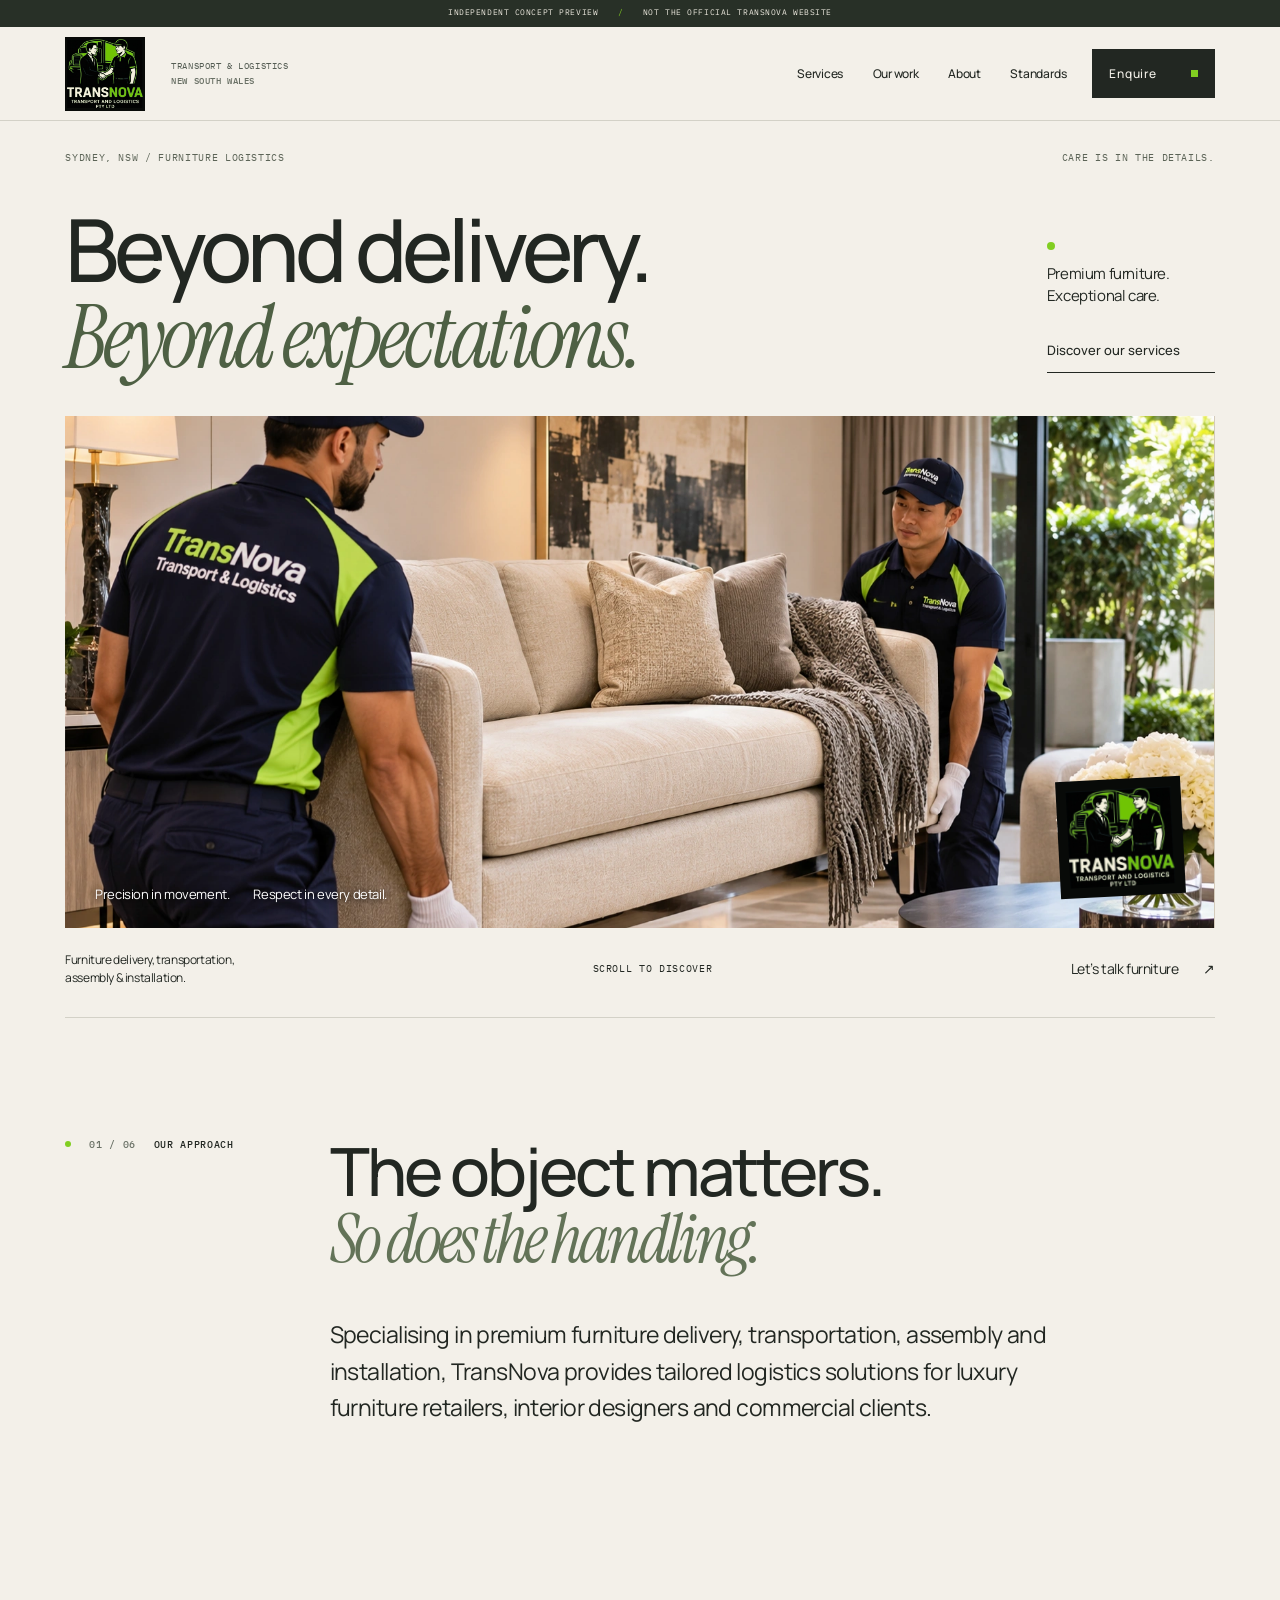
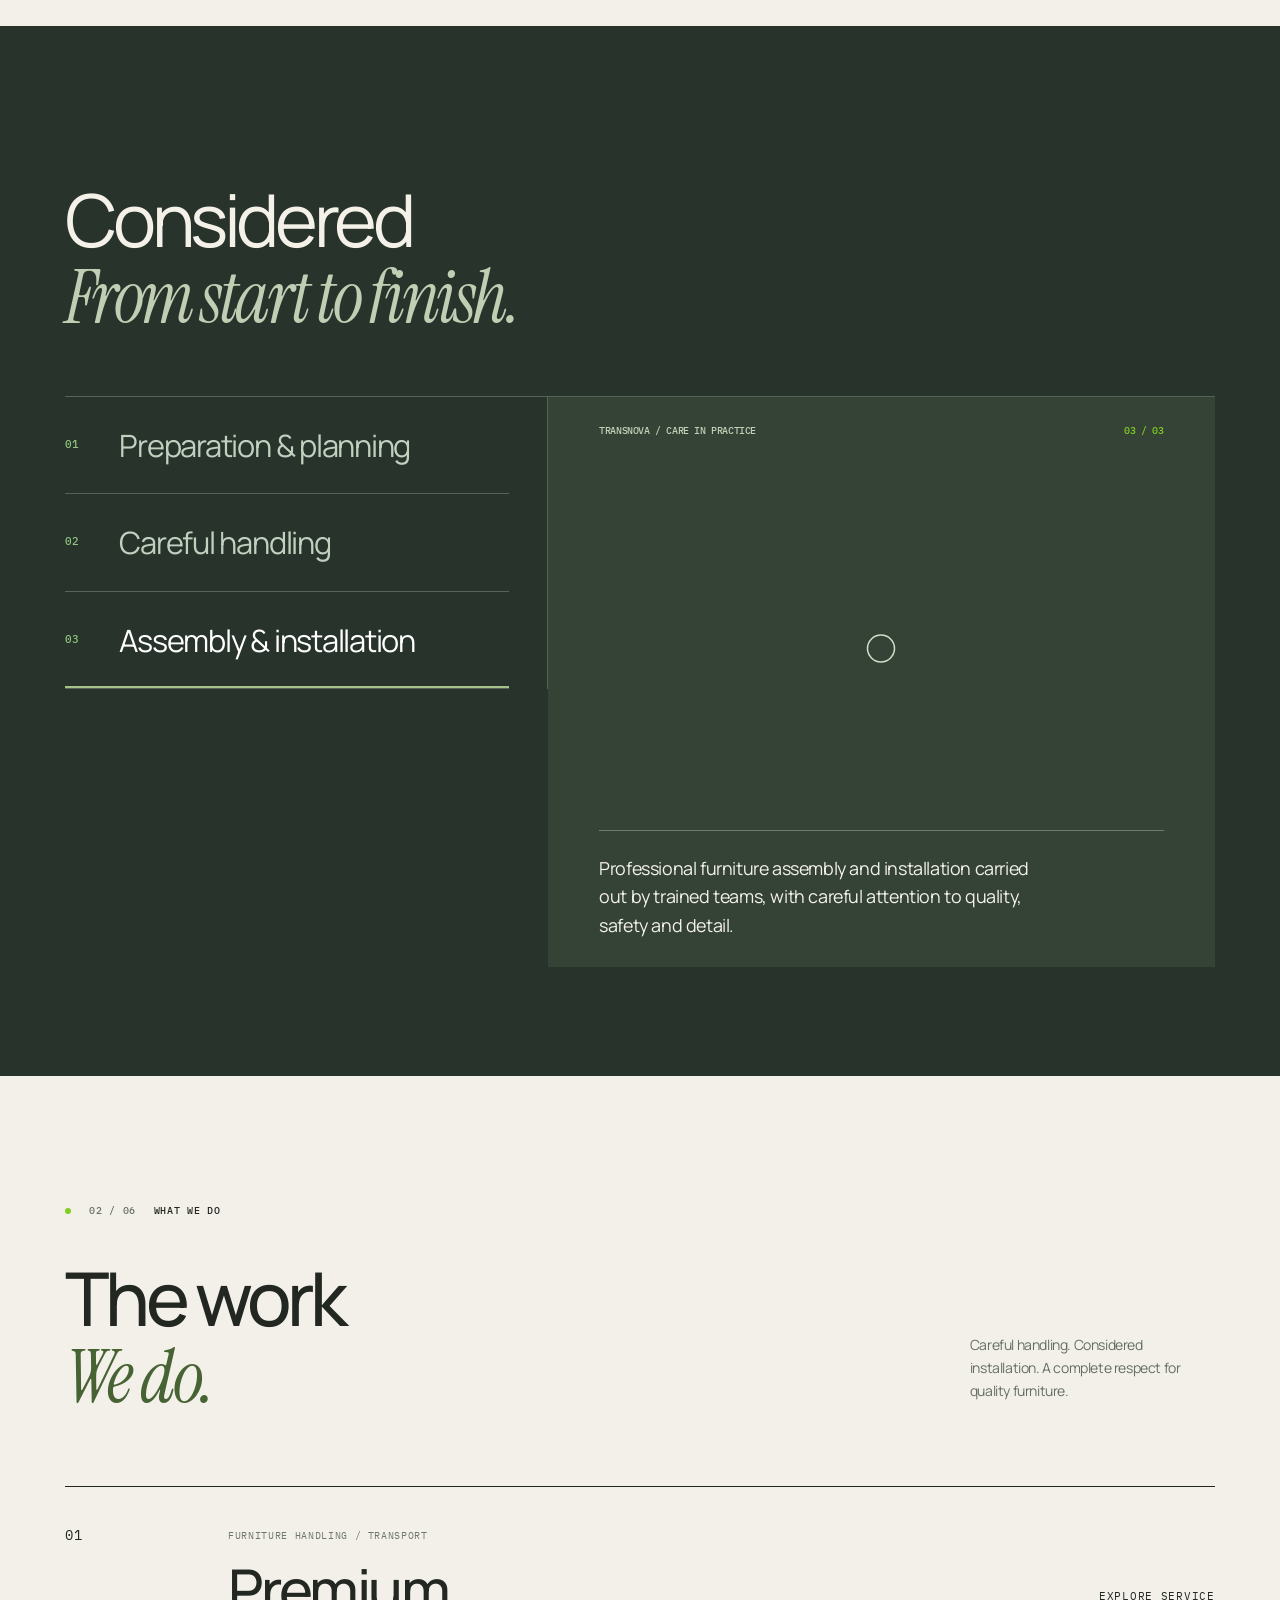
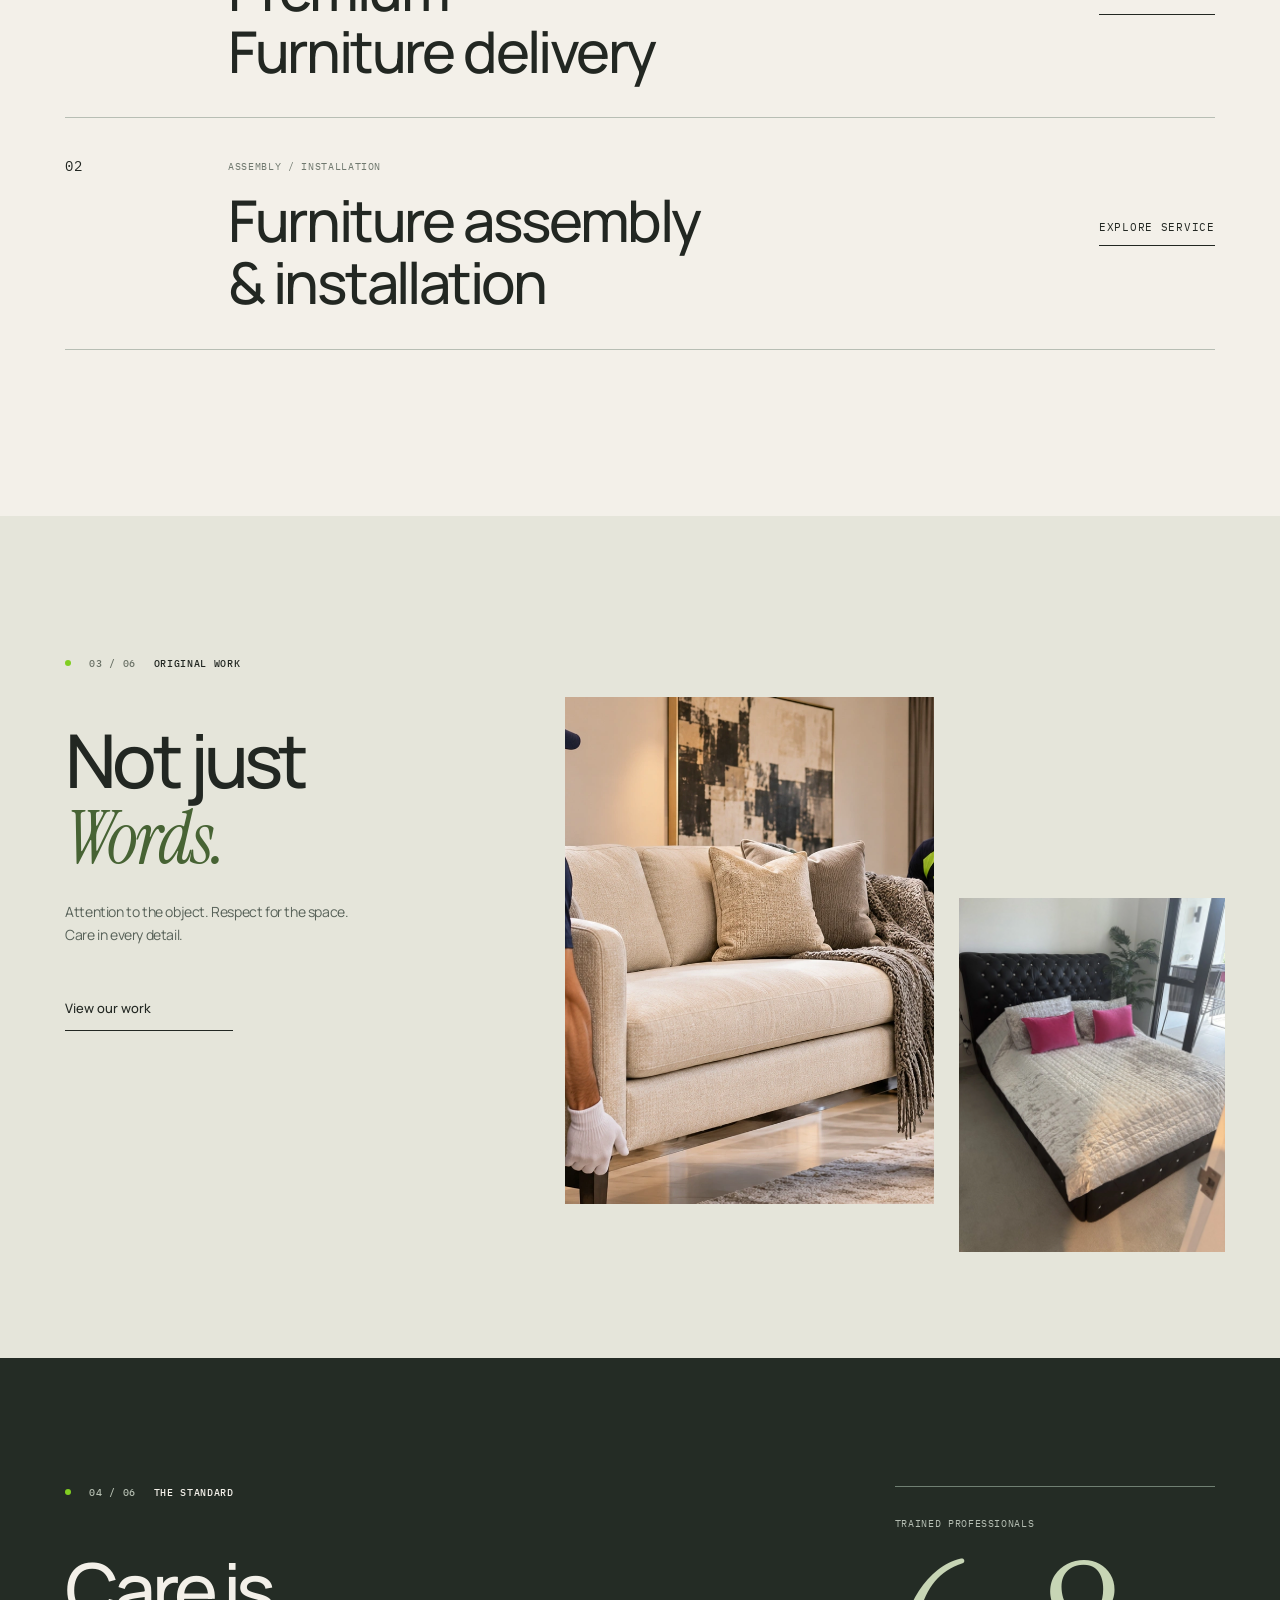
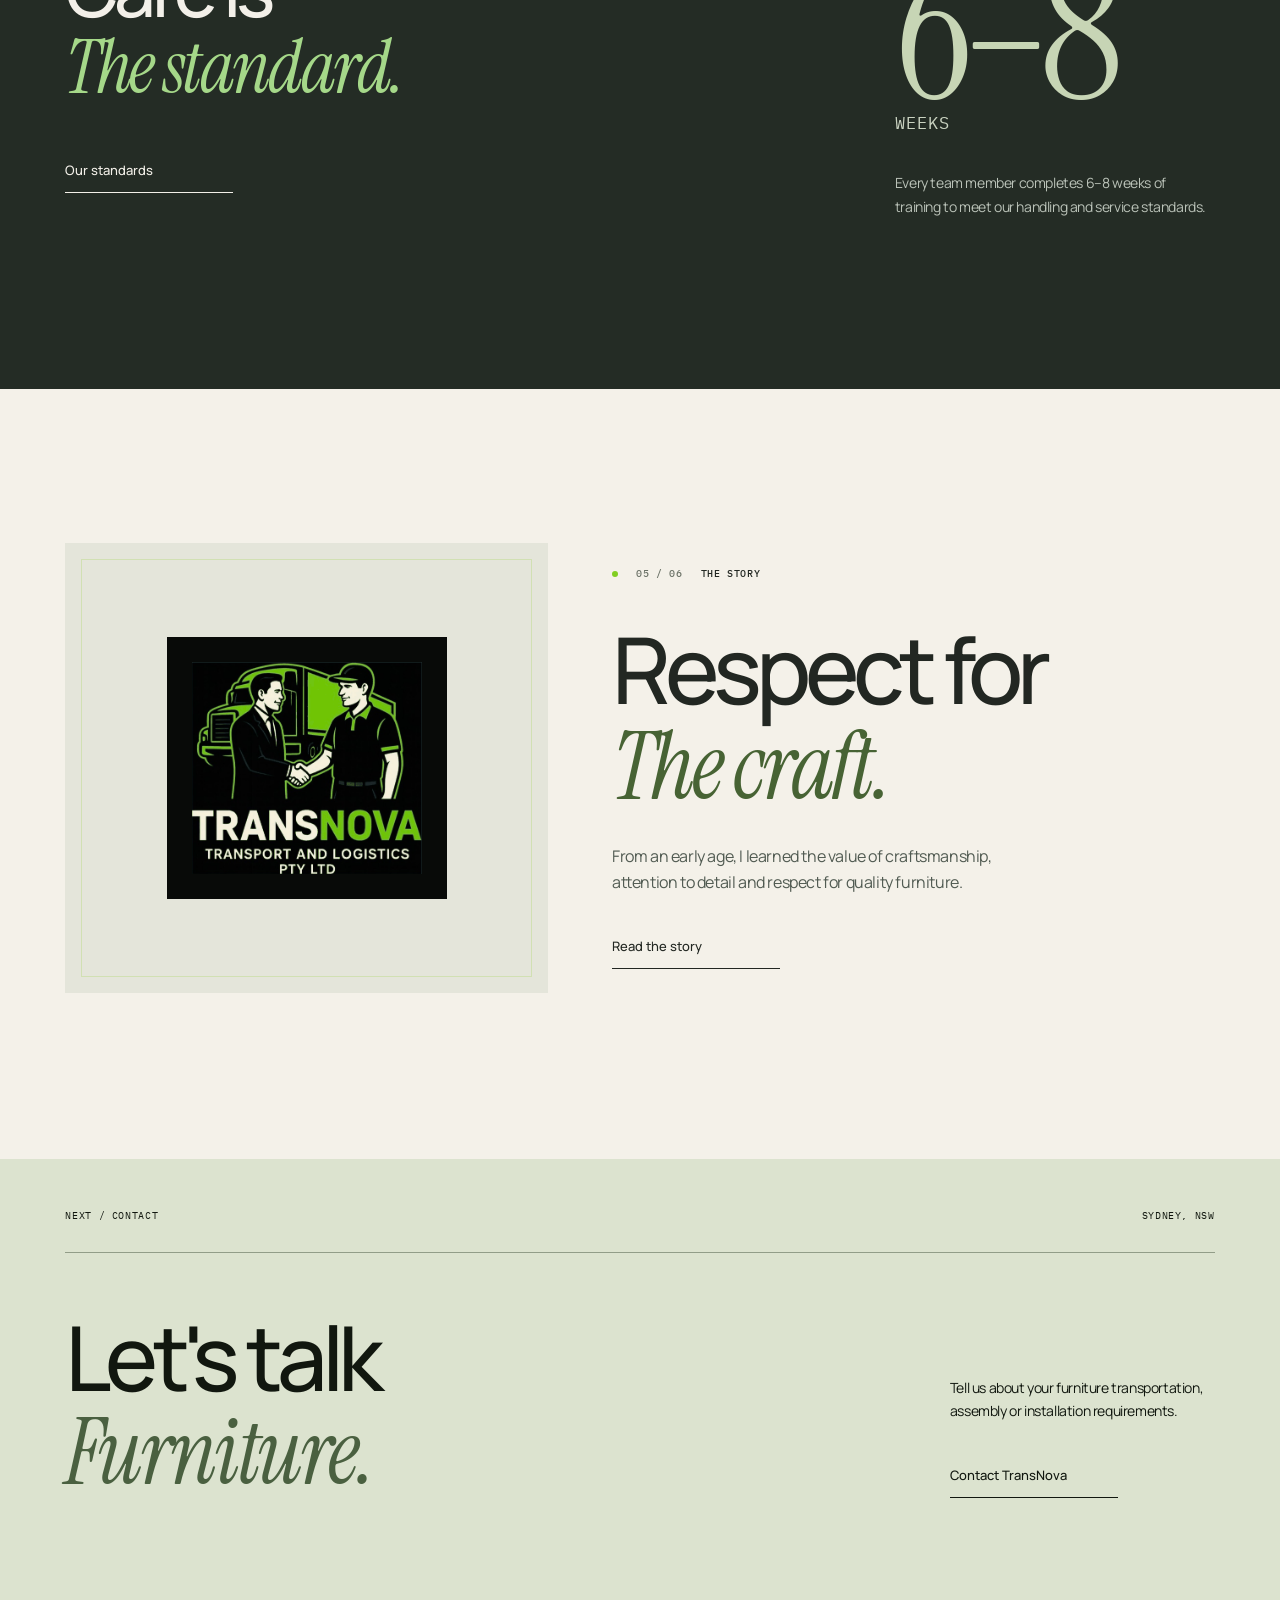
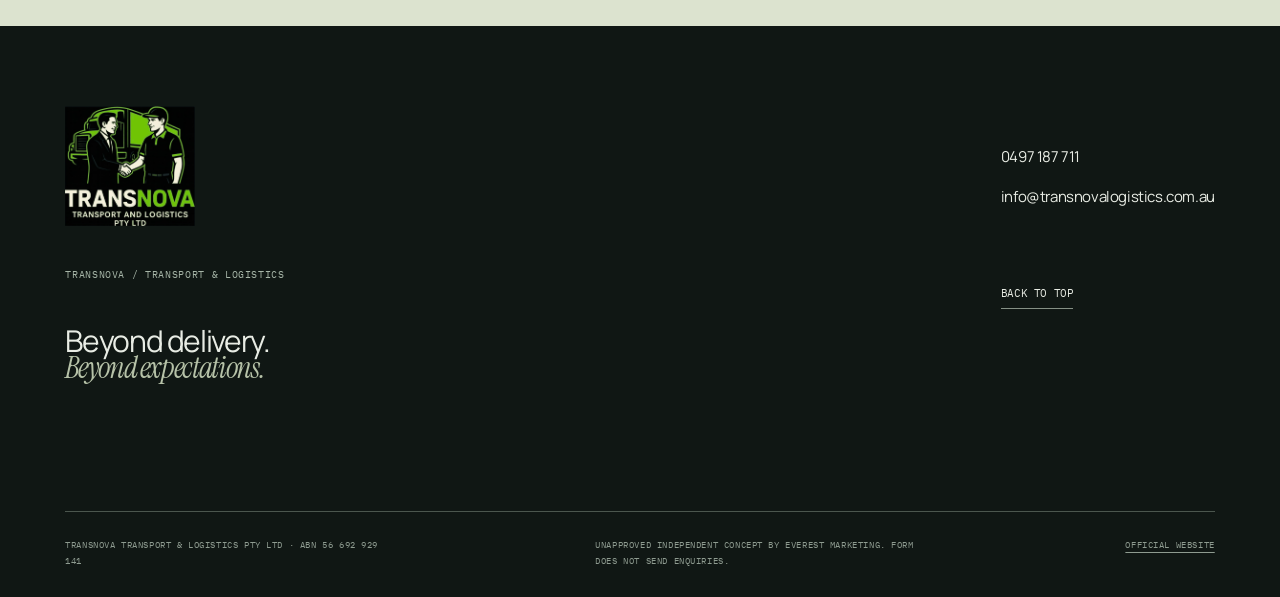
<file: index.html>
<!doctype html><html lang="en-AU"><head><meta charset="utf-8"><meta name="viewport" content="width=device-width, initial-scale=1"><meta name="robots" content="noindex,nofollow,noarchive"><meta name="theme-color" content="#121714"><meta name="description" content="An independent TransNova website redesign demonstration using original business details."><title>Home | TransNova — Independent Design Demo</title><link rel="icon" type="image/svg+xml" href="/assets/favicon.svg"><link rel="preconnect" href="https://fonts.googleapis.com"><link rel="preconnect" href="https://fonts.gstatic.com" crossorigin><link rel="stylesheet" href="/assets/fonts/fonts.css"><link rel="stylesheet" href="/styles.css"><script src="/site.js" defer></script><link rel="stylesheet" href="/studio-v4.css"><link rel="stylesheet" href="/edition.css"><script src="/edition.js" defer></script></head><body data-page="home"><a class="skip" href="#main">Skip to content</a><div class="preview-banner">Independent concept preview <span class="banner-sep">/</span> Not the official TransNova website</div><div id="progress-track" aria-hidden="true"><div id="progress-bar"></div></div><header class="site-header" id="top"><div class="header-inner"><a class="brand" href="/" aria-label="TransNova home"><img src="/assets/transnova-logo.svg" alt="TransNova complete original handshake and truck logo" width="543" height="500"></a><span class="brand-descriptor">TRANSPORT &amp; LOGISTICS<br><b>NEW SOUTH WALES</b></span><nav class="nav" aria-label="Main navigation"><a href="/services/" >Services</a><a href="/our-work/" >Our work</a><a href="/about/" >About</a><a href="/our-standards/" >Standards</a></nav><a class="nav-contact" href="/contact/">Enquire <span></span></a><button id="nav-toggle" class="nav-toggle" aria-controls="mobile-nav" aria-expanded="false" aria-label="Open navigation" type="button"><span></span><span></span></button></div><nav id="mobile-nav" class="mobile-nav" inert aria-label="Mobile navigation"><a href="/services/" ><span>Services</span><small>01</small></a><a href="/our-work/" ><span>Our work</span><small>02</small></a><a href="/about/" ><span>About</span><small>03</small></a><a href="/our-standards/" ><span>Standards</span><small>04</small></a><a href="/contact/" ><span>Contact</span><small>05</small></a><div class="menu-foot"><a href="tel:+61497187711">0497 187 711</a><a href="mailto:info@transnovalogistics.com.au">info@transnovalogistics.com.au</a></div></nav></header><main id="main"><section class="edition-hero" aria-labelledby="home-heading"><div class="edition-hero-top"><span class="super-label">SYDNEY, NSW / FURNITURE LOGISTICS</span><span class="super-label">Care is in the details.</span></div><div class="edition-hero-title"><h1 id="home-heading">Beyond delivery.<br><em>Beyond expectations.</em></h1><div class="edition-hero-note"><span class="edition-dot"></span><p>Premium furniture.<br>Exceptional care.</p><a class="line-button" href="/services/">Discover our services</a></div></div><div class="edition-film"><img class="edition-film-photo" src="/assets/5ozBrS6MzncrUaGjnxJCVrTz92WWCTLftDbB06SR.webp" alt="Furniture handling image published on TransNova’s official website" width="1672" height="941" fetchpriority="high"><div class="edition-film-brand"><img src="/assets/transnova-logo.svg" alt="Complete original TransNova Transport &amp; Logistics logo" width="543" height="500"></div><div class="edition-film-foot"><span>Precision in movement.</span><span>Respect in every detail.</span></div></div><div class="edition-hero-bottom"><p>Furniture delivery, transportation,<br>assembly &amp; installation.</p><span class="super-label">SCROLL TO DISCOVER</span><a href="/contact/">Let’s talk furniture <span aria-hidden="true">↗</span></a></div></section><section class="manifesto section-gutter" id="introduction"><div class="manifesto-aside"><div class="label-line reveal"><span class="index-square"></span><span>01 / 06</span><span>OUR APPROACH</span></div><div class="manifesto-stripe"></div></div><div class="manifesto-main"><div class="manifesto-lead reveal"><span>The object matters.</span><br><span class="tint">So does the handling.</span></div><p class="manifesto-copy reveal">Specialising in premium furniture delivery, transportation, assembly and installation, TransNova provides tailored logistics solutions for luxury furniture retailers, interior designers and commercial clients.</p><div class="manifesto-meta"><span>01 / PLANNING</span><span>02 / HANDLING</span><span>03 / INSTALLATION</span></div></div></section><section class="studio-care section-gutter" id="approach" aria-labelledby="studio-care-title"><div class="label-line reveal"><span class="index-square"></span><span>THE DETAILS MAKE THE DIFFERENCE</span></div><h2 id="studio-care-title" class="studio-care-title reveal">Considered<br><em>From start to finish.</em></h2><div class="studio-care-grid"><div class="studio-care-buttons" role="group" aria-label="TransNova published approach"><button type="button" class="studio-care-button" data-index="0" aria-pressed="true"><span>01</span><strong>Preparation &amp; planning</strong></button><button type="button" class="studio-care-button" data-index="1" aria-pressed="false"><span>02</span><strong>Careful handling</strong></button><button type="button" class="studio-care-button" data-index="2" aria-pressed="false"><span>03</span><strong>Assembly &amp; installation</strong></button></div><div class="studio-care-visual" data-scene="0"><div class="studio-care-top"><span>TRANSNOVA / CARE IN PRACTICE</span><span id="studio-care-number">01 / 03</span></div><div class="studio-care-art" aria-hidden="true"><svg viewBox="0 0 600 420" xmlns="http://www.w3.org/2000/svg"><g class="studio-care-scene scene-0"><path d="M135 290h330M165 285V160q0-30 30-30h210q30 0 30 30v125M145 220q0-20 20-20h20v65h230v-65h20q20 0 20 20v85H145zM165 305v26M435 305v26M185 235h230M300 145v89"/><path d="M120 100V80h360v20M100 130H80v175h20"/></g><g class="studio-care-scene scene-1"><path d="M145 145h310v160H145zM145 145l155 65 155-65M300 210v95M145 305l155 55 155-55M145 200l155 60 155-60M205 125v185M395 125v185"/></g><g class="studio-care-scene scene-2"><path d="M160 155h280v30H160zM180 185v140M420 185v140M200 120h200M180 100v35M420 100v35M180 230h240M300 155v170M160 345h280"/><circle cx="300" cy="230" r="18"/><path d="M290 230h20M300 220v20"/></g></svg></div><div class="studio-care-end"><p id="studio-care-description" role="status" aria-live="polite">We assess access, identify potential challenges and plan deliveries carefully to protect furniture and property.</p></div></div></div></section><section class="home-services section-gutter" id="services"><div class="services-section-head"><div><div class="label-line reveal"><span class="index-square"></span><span>02 / 06</span><span>WHAT WE DO</span></div><h2 class="tall-heading reveal">The work<br><span>We do.</span></h2></div><p class="section-lead reveal">Careful handling. Considered installation. A complete respect for quality furniture.</p></div><div class="home-service-list"><a class="home-service-item reveal" href="/services/premium-furniture-delivery/"><span class="row-code">01</span><div><span class="service-category">FURNITURE HANDLING / TRANSPORT</span><h3>Premium<br>Furniture delivery</h3></div><span class="view-text">Explore service</span></a><a class="home-service-item reveal" href="/services/furniture-assembly-installation/"><span class="row-code">02</span><div><span class="service-category">ASSEMBLY / INSTALLATION</span><h3>Furniture assembly<br>&amp; installation</h3></div><span class="view-text">Explore service</span></a></div></section>
<section class="work-editorial section-gutter"><div class="work-editorial-title"><div class="label-line reveal"><span class="index-square"></span><span>03 / 06</span><span>ORIGINAL WORK</span></div><h2 class="tall-heading reveal">Not just<br><span>Words.</span></h2><p class="reveal">Attention to the object. Respect for the space. Care in every detail.</p><a class="line-button" href="/our-work/">View our work</a></div><div class="photo-mosaic"><div class="photo-mosaic-large reveal"><button class="photo-window photo-tall gallery-trigger" type="button" data-gallery="0" aria-label="Enlarge original TransNova photograph"><div class="photo-typographic" aria-hidden="true"><div class="outline-frame"></div><span class="photo-code">TRANSNOVA&nbsp; / &nbsp;01</span><span class="photo-name">Premium Furniture Delivery</span><span class="photo-hairline"></span></div><img src="/assets/5ozBrS6MzncrUaGjnxJCVrTz92WWCTLftDbB06SR.webp" alt="Premium Furniture Delivery image published by TransNova" loading="lazy" decoding="async"></button></div><div class="photo-mosaic-small reveal"><button class="photo-window photo-wide gallery-trigger" type="button" data-gallery="1" aria-label="Enlarge original TransNova photograph"><div class="photo-typographic" aria-hidden="true"><div class="outline-frame"></div><span class="photo-code">TRANSNOVA&nbsp; / &nbsp;02</span><span class="photo-name">Furniture Assembly &amp; Installation</span><span class="photo-hairline"></span></div><img src="/assets/yAEGdFmosfU09n3DAdpWn50Ltx2opykpTCaUC0C4.webp" alt="Furniture Assembly &amp; Installation image published by TransNova" loading="lazy" decoding="async"></button></div></div></section>
<section class="assurance section-gutter"><div><div class="label-line reveal"><span class="index-square"></span><span>04 / 06</span><span>THE STANDARD</span></div><h2 class="tall-heading reveal">Care is<br><span>The standard.</span></h2><a class="line-button line-button--light" href="/our-standards/">Our standards</a></div><div class="training"><span class="training-label">TRAINED PROFESSIONALS</span><strong class="reveal">6–8</strong><span class="training-unit">WEEKS</span><p>Every team member completes 6–8 weeks of training to meet our handling and service standards.</p></div></section>
<section class="story-pull section-gutter"><div class="story-pull-mark"><img src="/assets/transnova-logo.svg" loading="lazy" alt="The complete TransNova company logo"></div><div><div class="reveal"><div class="label-line reveal"><span class="index-square"></span><span>05 / 06</span><span>THE STORY</span></div></div><h2 class="tall-heading reveal">Respect for<br><span>The craft.</span></h2><p class="reveal">From an early age, I learned the value of craftsmanship, attention to detail and respect for quality furniture.</p><a href="/about/" class="line-button">Read the story</a></div></section><section class="closing-cta"><div class="cta-rail"><span class="super-label">NEXT / CONTACT</span><span>SYDNEY, NSW</span></div><div class="cta-row"><h2 class="reveal">Let's talk<br><span>Furniture.</span></h2><div class="cta-actions reveal"><p>Tell us about your furniture transportation, assembly or installation requirements.</p><a href="/contact/" class="line-button">Contact TransNova</a></div></div></section></main><footer class="site-footer"><div class="footer-top"><div class="footer-intro"><img class="footer-logo" src="/assets/transnova-logo.svg" alt="TransNova Transport &amp; Logistics Pty Ltd" width="130" height="120"><span class="super-label">TRANSNOVA / TRANSPORT &amp; LOGISTICS</span><p>Beyond delivery.<br><span>Beyond expectations.</span></p></div><div class="footer-right"><a href="tel:+61497187711">0497 187 711</a><a href="mailto:info@transnovalogistics.com.au">info@transnovalogistics.com.au</a><a class="footer-back" href="#top">Back to top</a></div></div><div class="footer-bottom"><span>TransNova Transport &amp; Logistics Pty Ltd · ABN 56 692 929 141</span><span>Unapproved independent concept by Everest Marketing. Form does not send enquiries.</span><a href="https://transnovalogistics.com.au/" target="_blank" rel="noopener noreferrer">Official website</a></div></footer><dialog class="gallery-dialog" id="gallery-dialog" aria-label="Original TransNova photography"><div class="gallery-chrome"><span class="super-label">TRANSNOVA / IMAGE VIEWER</span><button type="button" id="gallery-close">Close <span aria-hidden="true">×</span></button></div><div class="gallery-center"><img id="gallery-image" alt="Original TransNova work photograph"></div><div class="gallery-chrome gallery-bottom"><span id="gallery-position">01 / 03</span><div><button id="gallery-prev" type="button">Previous</button><button id="gallery-next" type="button">Next</button></div></div></dialog><script src="/studio-v4.js" defer></script></body></html>
</file>
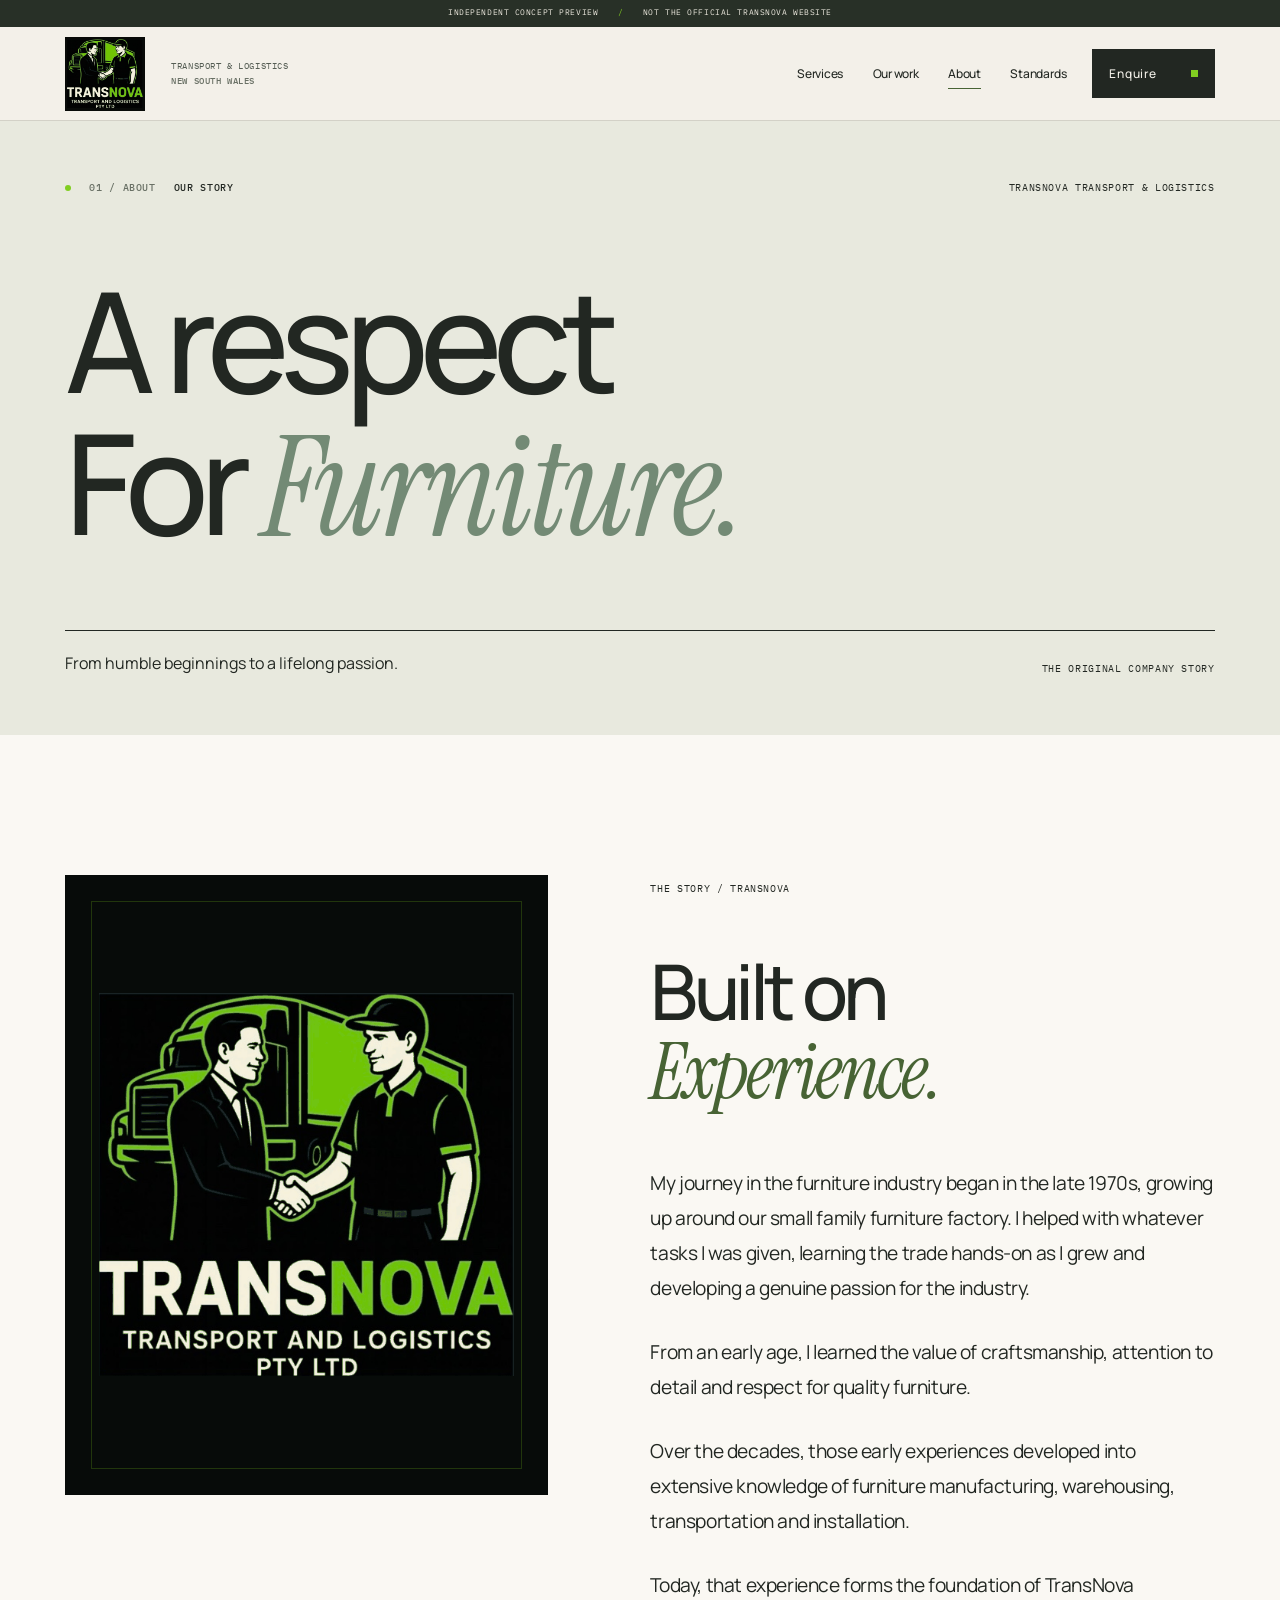
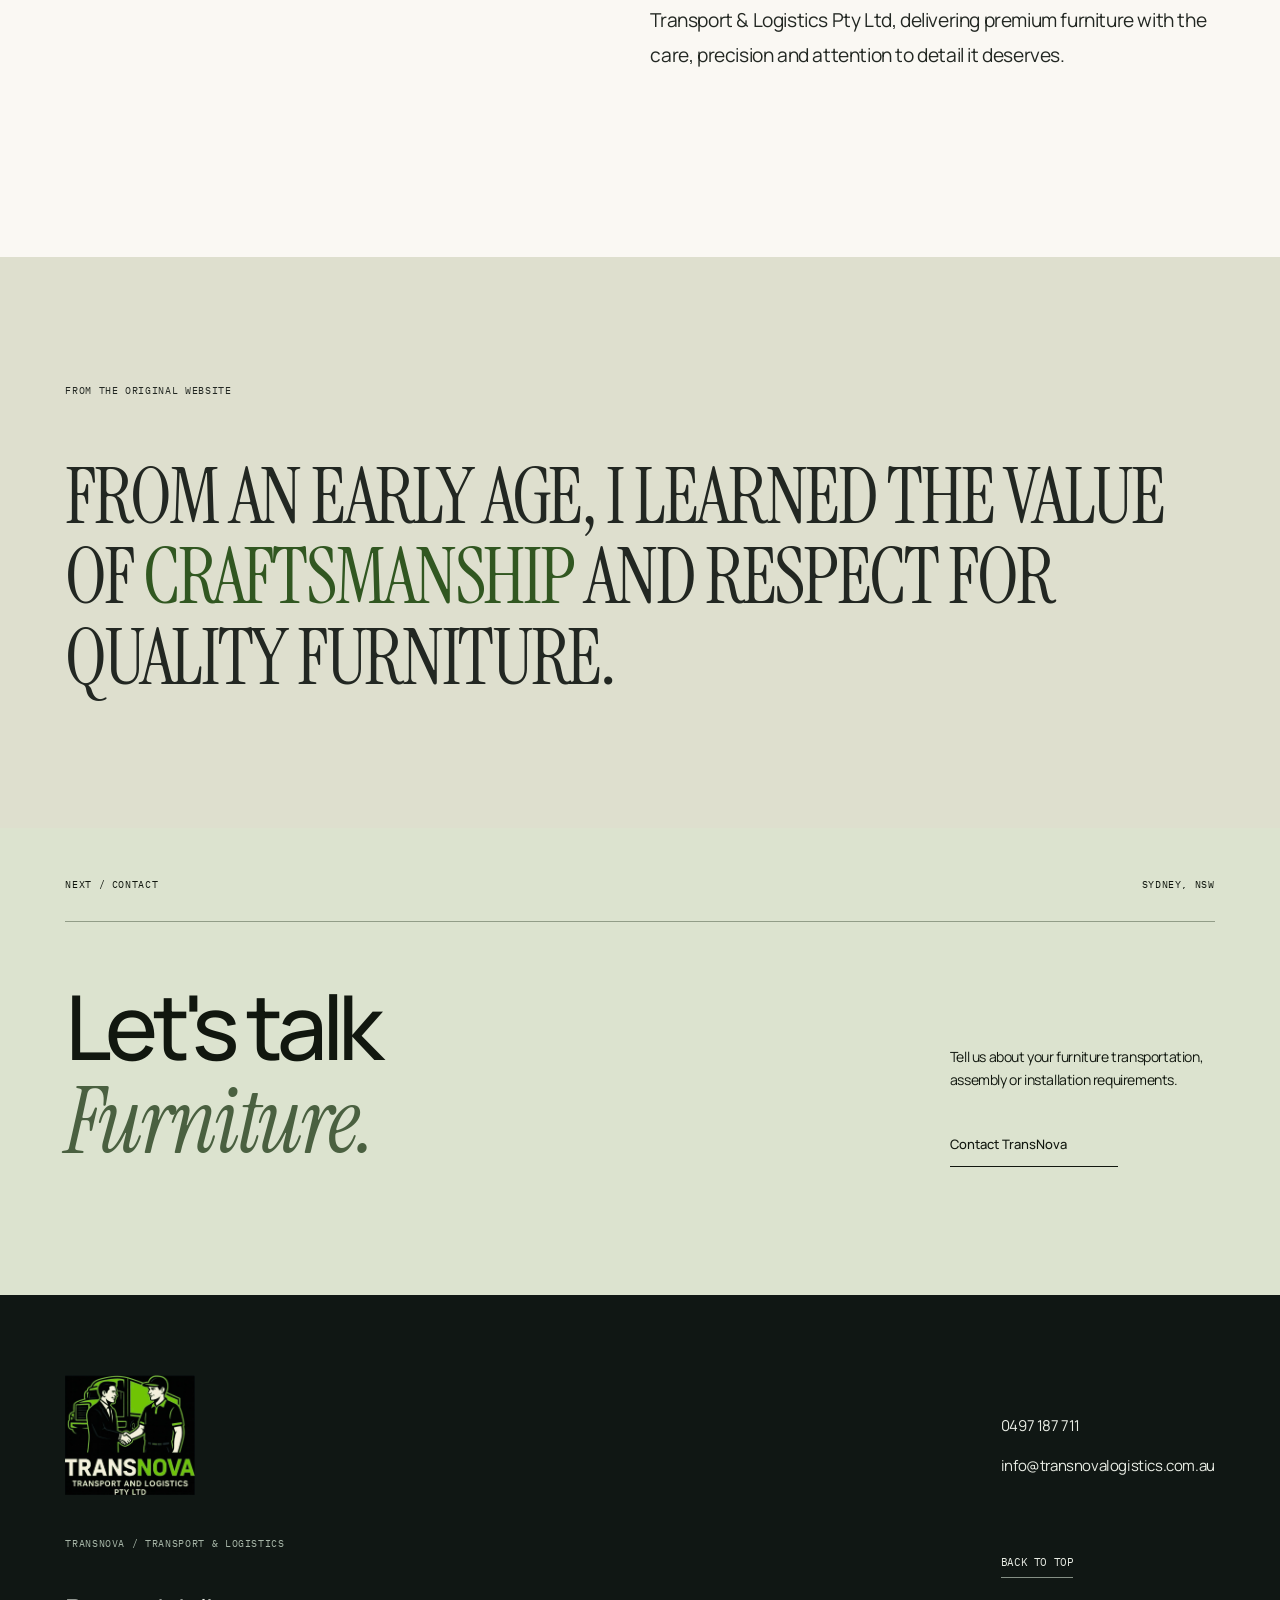
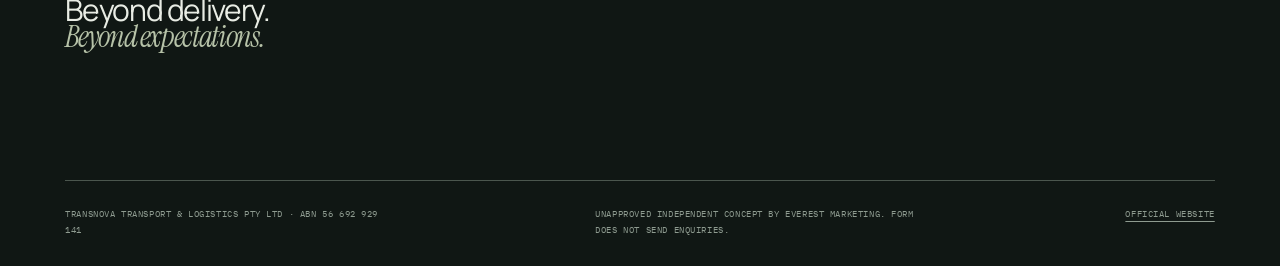
<file: about/index.html>
<!doctype html><html lang="en-AU"><head><meta charset="utf-8"><meta name="viewport" content="width=device-width, initial-scale=1"><meta name="robots" content="noindex,nofollow,noarchive"><meta name="theme-color" content="#121714"><meta name="description" content="An independent TransNova website redesign demonstration using original business details."><title>About TransNova | TransNova — Independent Design Demo</title><link rel="icon" type="image/svg+xml" href="/assets/favicon.svg"><link rel="preconnect" href="https://fonts.googleapis.com"><link rel="preconnect" href="https://fonts.gstatic.com" crossorigin><link rel="stylesheet" href="/assets/fonts/fonts.css"><link rel="stylesheet" href="/styles.css"><script src="/site.js" defer></script><link rel="stylesheet" href="/studio-v4.css"><link rel="stylesheet" href="/edition.css"><script src="/edition.js" defer></script></head><body data-page="about"><a class="skip" href="#main">Skip to content</a><div class="preview-banner">Independent concept preview <span class="banner-sep">/</span> Not the official TransNova website</div><div id="progress-track" aria-hidden="true"><div id="progress-bar"></div></div><header class="site-header" id="top"><div class="header-inner"><a class="brand" href="/" aria-label="TransNova home"><img src="/assets/transnova-logo.svg" alt="TransNova complete original handshake and truck logo" width="543" height="500"></a><span class="brand-descriptor">TRANSPORT &amp; LOGISTICS<br><b>NEW SOUTH WALES</b></span><nav class="nav" aria-label="Main navigation"><a href="/services/" >Services</a><a href="/our-work/" >Our work</a><a href="/about/" aria-current="page">About</a><a href="/our-standards/" >Standards</a></nav><a class="nav-contact" href="/contact/">Enquire <span></span></a><button id="nav-toggle" class="nav-toggle" aria-controls="mobile-nav" aria-expanded="false" aria-label="Open navigation" type="button"><span></span><span></span></button></div><nav id="mobile-nav" class="mobile-nav" inert aria-label="Mobile navigation"><a href="/services/" ><span>Services</span><small>01</small></a><a href="/our-work/" ><span>Our work</span><small>02</small></a><a href="/about/" aria-current="page"><span>About</span><small>03</small></a><a href="/our-standards/" ><span>Standards</span><small>04</small></a><a href="/contact/" ><span>Contact</span><small>05</small></a><div class="menu-foot"><a href="tel:+61497187711">0497 187 711</a><a href="mailto:info@transnovalogistics.com.au">info@transnovalogistics.com.au</a></div></nav></header><main id="main"><section class="inner-hero inner-hero--paper section-gutter"><div class="inner-mast"><div class="label-line reveal"><span class="index-square"></span><span>01 / ABOUT</span><span>OUR STORY</span></div><span>TRANSNOVA TRANSPORT & LOGISTICS</span></div><h1 class="display-mast reveal">A respect<br>For <span>Furniture.</span></h1><div class="inner-hero-bottom"><p>From humble beginnings to a lifelong passion.</p><span>THE ORIGINAL COMPANY STORY</span></div></section><section class="about-block section-gutter"><div class="about-brand-panel"><img src="/assets/transnova-logo.svg" alt="Complete TransNova logo with two people shaking hands in front of a truck and the original company typography"></div><div class="about-copy"><span class="super-label">THE STORY / TRANSNOVA</span><h2 class="tall-heading reveal">Built on<br><span>Experience.</span></h2><div class="about-paragraphs"><p>My journey in the furniture industry began in the late 1970s, growing up around our small family furniture factory. I helped with whatever tasks I was given, learning the trade hands-on as I grew and developing a genuine passion for the industry.</p><p>From an early age, I learned the value of craftsmanship, attention to detail and respect for quality furniture.</p><p>Over the decades, those early experiences developed into extensive knowledge of furniture manufacturing, warehousing, transportation and installation.</p><p>Today, that experience forms the foundation of TransNova Transport &amp; Logistics Pty Ltd, delivering premium furniture with the care, precision and attention to detail it deserves.</p></div></div></section><section class="about-quote section-gutter"><span class="super-label">FROM THE ORIGINAL WEBSITE</span><p class="reveal">FROM AN EARLY AGE, I LEARNED THE VALUE OF <span>CRAFTSMANSHIP</span> AND RESPECT FOR QUALITY FURNITURE.</p></section><section class="closing-cta"><div class="cta-rail"><span class="super-label">NEXT / CONTACT</span><span>SYDNEY, NSW</span></div><div class="cta-row"><h2 class="reveal">Let's talk<br><span>Furniture.</span></h2><div class="cta-actions reveal"><p>Tell us about your furniture transportation, assembly or installation requirements.</p><a href="/contact/" class="line-button">Contact TransNova</a></div></div></section></main><footer class="site-footer"><div class="footer-top"><div class="footer-intro"><img class="footer-logo" src="/assets/transnova-logo.svg" alt="TransNova Transport &amp; Logistics Pty Ltd" width="130" height="120"><span class="super-label">TRANSNOVA / TRANSPORT &amp; LOGISTICS</span><p>Beyond delivery.<br><span>Beyond expectations.</span></p></div><div class="footer-right"><a href="tel:+61497187711">0497 187 711</a><a href="mailto:info@transnovalogistics.com.au">info@transnovalogistics.com.au</a><a class="footer-back" href="#top">Back to top</a></div></div><div class="footer-bottom"><span>TransNova Transport &amp; Logistics Pty Ltd · ABN 56 692 929 141</span><span>Unapproved independent concept by Everest Marketing. Form does not send enquiries.</span><a href="https://transnovalogistics.com.au/" target="_blank" rel="noopener noreferrer">Official website</a></div></footer><dialog class="gallery-dialog" id="gallery-dialog" aria-label="Original TransNova photography"><div class="gallery-chrome"><span class="super-label">TRANSNOVA / IMAGE VIEWER</span><button type="button" id="gallery-close">Close <span aria-hidden="true">×</span></button></div><div class="gallery-center"><img id="gallery-image" alt="Original TransNova work photograph"></div><div class="gallery-chrome gallery-bottom"><span id="gallery-position">01 / 03</span><div><button id="gallery-prev" type="button">Previous</button><button id="gallery-next" type="button">Next</button></div></div></dialog><script src="/studio-v4.js" defer></script></body></html>
</file>
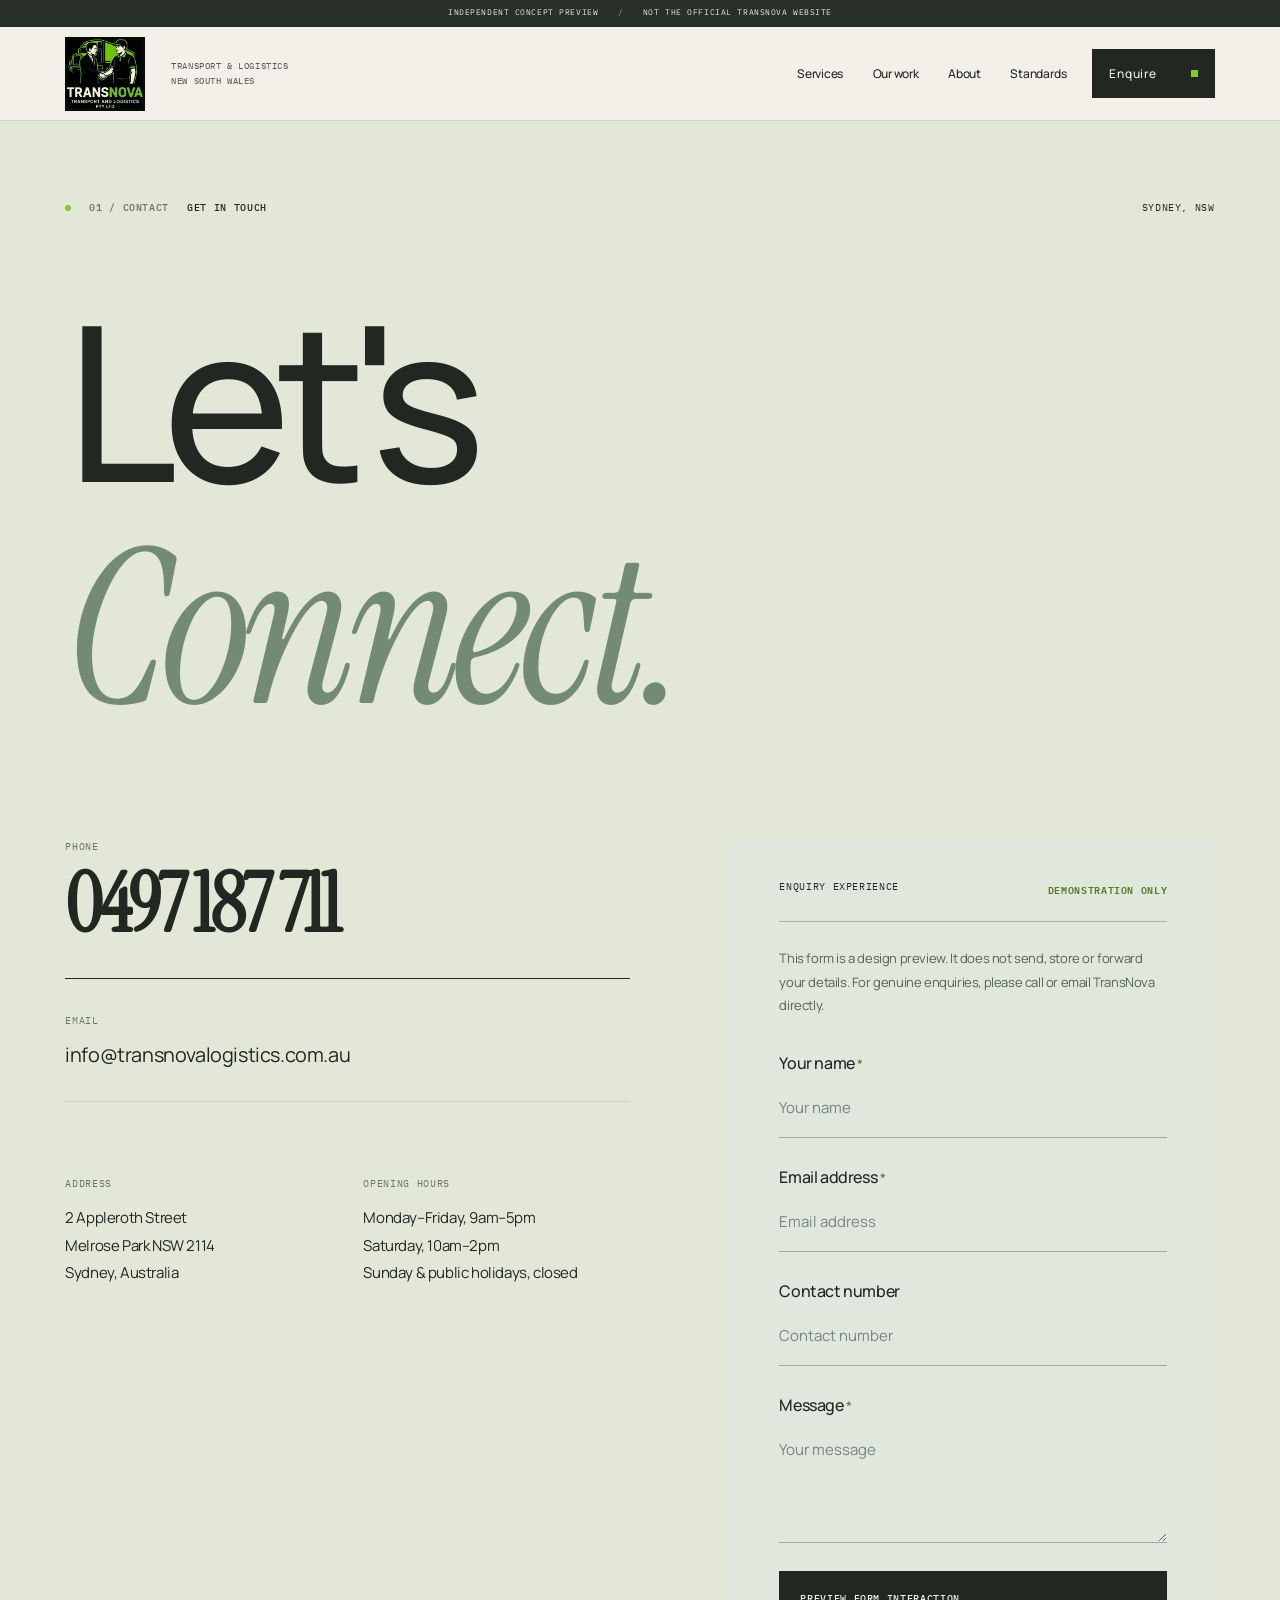
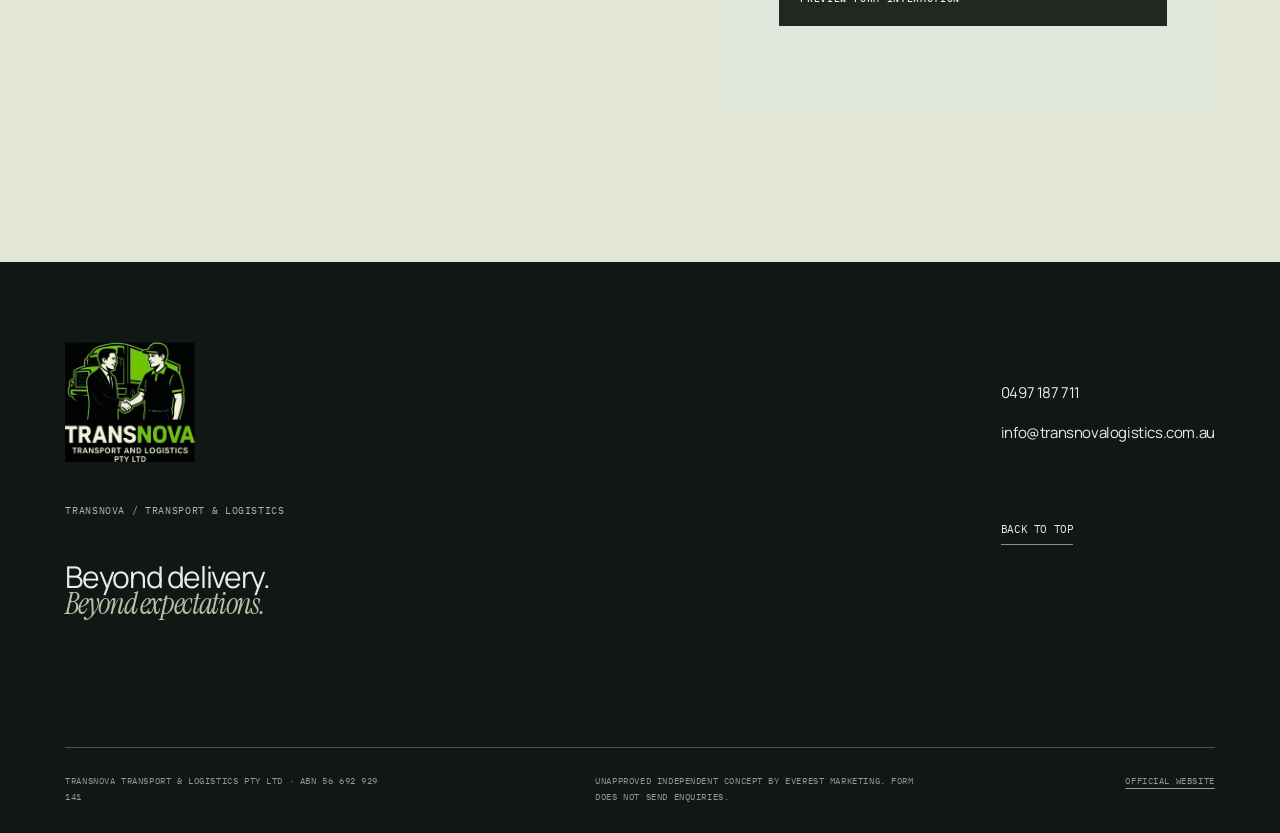
<file: contact/index.html>
<!doctype html><html lang="en-AU"><head><meta charset="utf-8"><meta name="viewport" content="width=device-width, initial-scale=1"><meta name="robots" content="noindex,nofollow,noarchive"><meta name="theme-color" content="#121714"><meta name="description" content="An independent TransNova website redesign demonstration using original business details."><title>Contact | TransNova — Independent Design Demo</title><link rel="icon" type="image/svg+xml" href="/assets/favicon.svg"><link rel="preconnect" href="https://fonts.googleapis.com"><link rel="preconnect" href="https://fonts.gstatic.com" crossorigin><link rel="stylesheet" href="/assets/fonts/fonts.css"><link rel="stylesheet" href="/styles.css"><script src="/site.js" defer></script><link rel="stylesheet" href="/studio-v4.css"><link rel="stylesheet" href="/edition.css"><script src="/edition.js" defer></script></head><body data-page="contact"><a class="skip" href="#main">Skip to content</a><div class="preview-banner">Independent concept preview <span class="banner-sep">/</span> Not the official TransNova website</div><div id="progress-track" aria-hidden="true"><div id="progress-bar"></div></div><header class="site-header" id="top"><div class="header-inner"><a class="brand" href="/" aria-label="TransNova home"><img src="/assets/transnova-logo.svg" alt="TransNova complete original handshake and truck logo" width="543" height="500"></a><span class="brand-descriptor">TRANSPORT &amp; LOGISTICS<br><b>NEW SOUTH WALES</b></span><nav class="nav" aria-label="Main navigation"><a href="/services/" >Services</a><a href="/our-work/" >Our work</a><a href="/about/" >About</a><a href="/our-standards/" >Standards</a></nav><a class="nav-contact" href="/contact/">Enquire <span></span></a><button id="nav-toggle" class="nav-toggle" aria-controls="mobile-nav" aria-expanded="false" aria-label="Open navigation" type="button"><span></span><span></span></button></div><nav id="mobile-nav" class="mobile-nav" inert aria-label="Mobile navigation"><a href="/services/" ><span>Services</span><small>01</small></a><a href="/our-work/" ><span>Our work</span><small>02</small></a><a href="/about/" ><span>About</span><small>03</small></a><a href="/our-standards/" ><span>Standards</span><small>04</small></a><a href="/contact/" aria-current="page"><span>Contact</span><small>05</small></a><div class="menu-foot"><a href="tel:+61497187711">0497 187 711</a><a href="mailto:info@transnovalogistics.com.au">info@transnovalogistics.com.au</a></div></nav></header><main id="main"><section class="contact-hero section-gutter"><div class="inner-mast"><div class="label-line reveal"><span class="index-square"></span><span>01 / CONTACT</span><span>GET IN TOUCH</span></div><span>SYDNEY, NSW</span></div><h1 class="display-mast reveal">Let's<br><span>Connect.</span></h1><div class="contact-grid"><div class="contact-info reveal"><span class="super-label">PHONE</span><a class="contact-phone" href="tel:+61497187711">0497 187 711</a><span class="super-label">EMAIL</span><a class="contact-email" href="mailto:info@transnovalogistics.com.au">info@transnovalogistics.com.au</a><div class="contact-address"><div><span class="super-label">ADDRESS</span><p>2 Appleroth Street<br>Melrose Park NSW 2114<br>Sydney, Australia</p></div><div><span class="super-label">OPENING HOURS</span><p>Monday–Friday, 9am–5pm<br>Saturday, 10am–2pm<br>Sunday &amp; public holidays, closed</p></div></div></div><div class="contact-form-panel reveal"><div class="form-top"><span>ENQUIRY EXPERIENCE</span><b>DEMONSTRATION ONLY</b></div><p class="form-intro">This form is a design preview. It does not send, store or forward your details. For genuine enquiries, please call or email TransNova directly.</p><form id="demo-form" novalidate><label for="your-name">Your name <small>*</small></label><input id="your-name" name="name" type="text" autocomplete="name" required minlength="2" placeholder="Your name"><label for="your-email">Email address <small>*</small></label><input id="your-email" name="email" type="email" autocomplete="email" required placeholder="Email address"><label for="your-phone">Contact number</label><input id="your-phone" name="phone" type="tel" autocomplete="tel" placeholder="Contact number"><label for="your-message">Message <small>*</small></label><textarea id="your-message" name="message" rows="4" required placeholder="Your message"></textarea><button type="submit" class="form-button">Preview form interaction</button><p id="form-feedback" class="form-feedback" aria-live="polite" role="status"></p></form></div></div></section></main><footer class="site-footer"><div class="footer-top"><div class="footer-intro"><img class="footer-logo" src="/assets/transnova-logo.svg" alt="TransNova Transport &amp; Logistics Pty Ltd" width="130" height="120"><span class="super-label">TRANSNOVA / TRANSPORT &amp; LOGISTICS</span><p>Beyond delivery.<br><span>Beyond expectations.</span></p></div><div class="footer-right"><a href="tel:+61497187711">0497 187 711</a><a href="mailto:info@transnovalogistics.com.au">info@transnovalogistics.com.au</a><a class="footer-back" href="#top">Back to top</a></div></div><div class="footer-bottom"><span>TransNova Transport &amp; Logistics Pty Ltd · ABN 56 692 929 141</span><span>Unapproved independent concept by Everest Marketing. Form does not send enquiries.</span><a href="https://transnovalogistics.com.au/" target="_blank" rel="noopener noreferrer">Official website</a></div></footer><dialog class="gallery-dialog" id="gallery-dialog" aria-label="Original TransNova photography"><div class="gallery-chrome"><span class="super-label">TRANSNOVA / IMAGE VIEWER</span><button type="button" id="gallery-close">Close <span aria-hidden="true">×</span></button></div><div class="gallery-center"><img id="gallery-image" alt="Original TransNova work photograph"></div><div class="gallery-chrome gallery-bottom"><span id="gallery-position">01 / 03</span><div><button id="gallery-prev" type="button">Previous</button><button id="gallery-next" type="button">Next</button></div></div></dialog><script src="/studio-v4.js" defer></script></body></html>
</file>
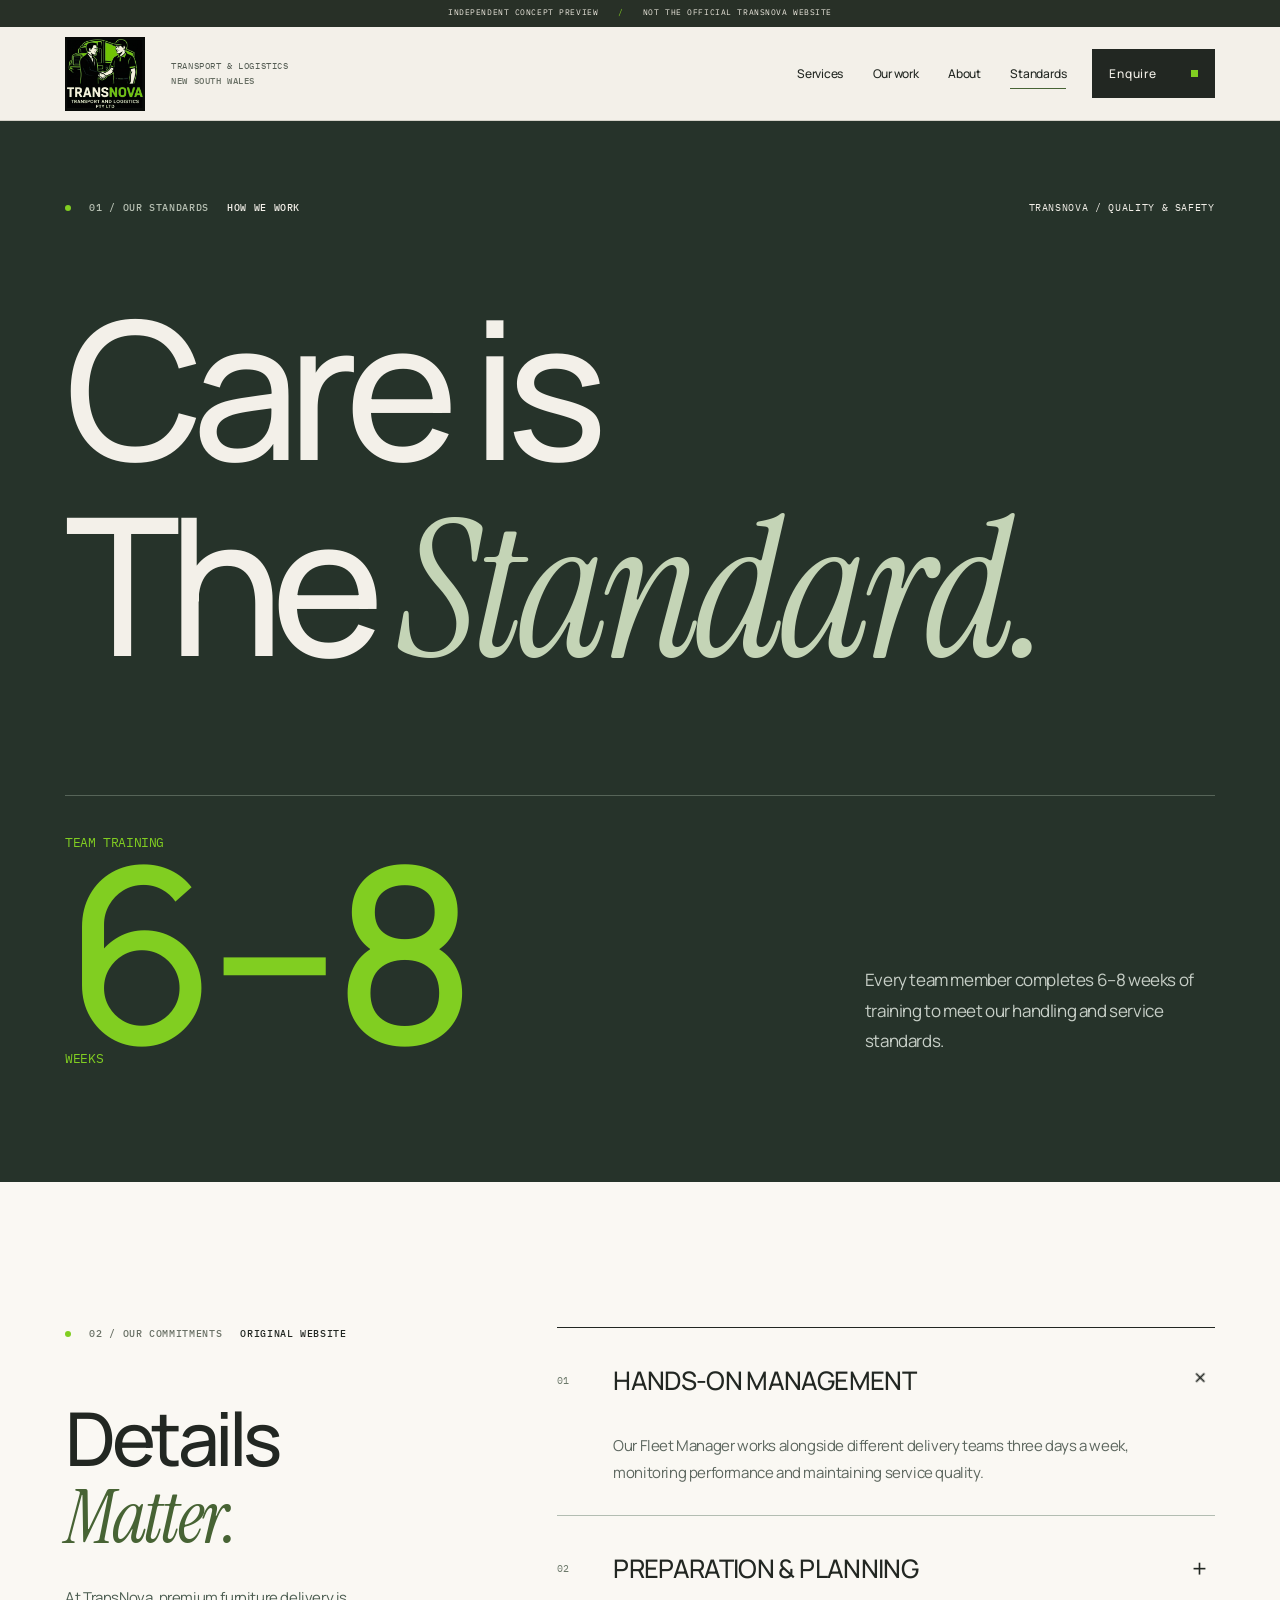
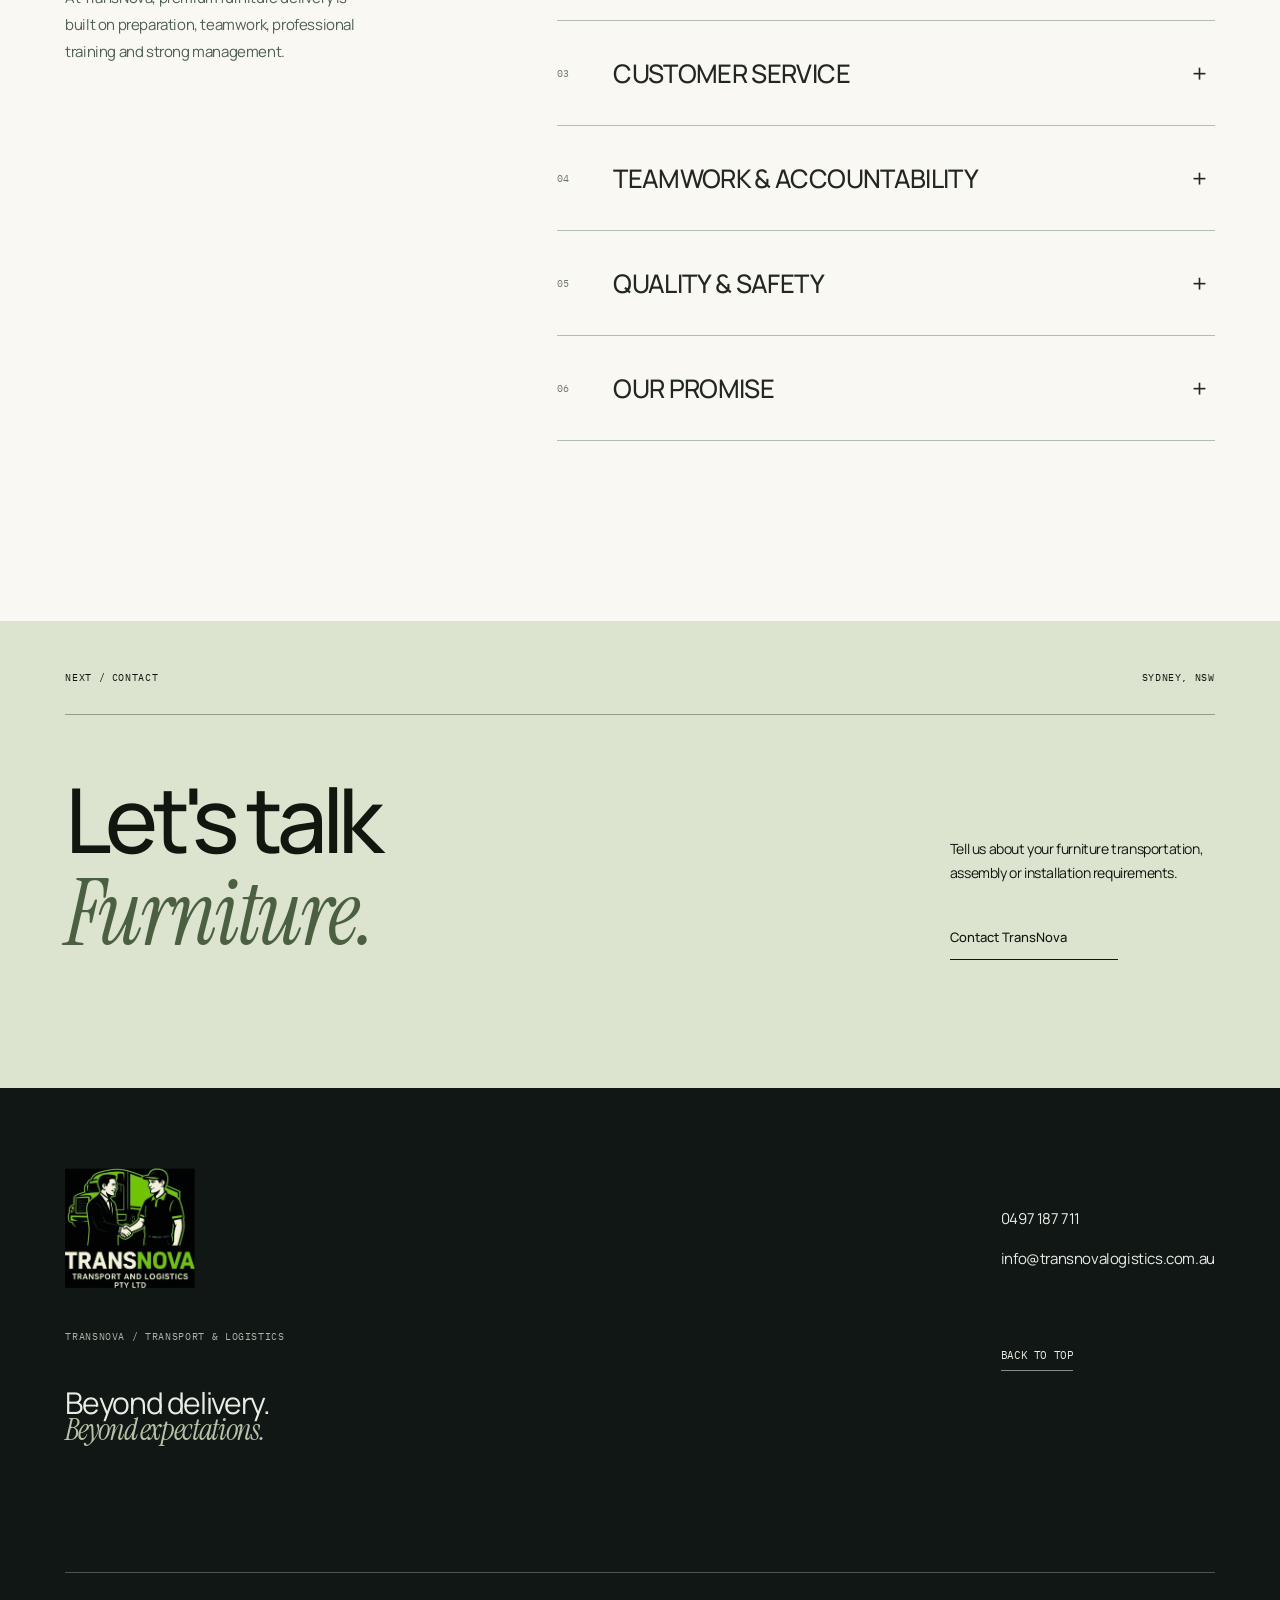
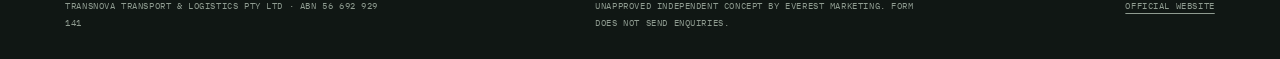
<file: our-standards/index.html>
<!doctype html><html lang="en-AU"><head><meta charset="utf-8"><meta name="viewport" content="width=device-width, initial-scale=1"><meta name="robots" content="noindex,nofollow,noarchive"><meta name="theme-color" content="#121714"><meta name="description" content="An independent TransNova website redesign demonstration using original business details."><title>Standards | TransNova — Independent Design Demo</title><link rel="icon" type="image/svg+xml" href="/assets/favicon.svg"><link rel="preconnect" href="https://fonts.googleapis.com"><link rel="preconnect" href="https://fonts.gstatic.com" crossorigin><link rel="stylesheet" href="/assets/fonts/fonts.css"><link rel="stylesheet" href="/styles.css"><script src="/site.js" defer></script><link rel="stylesheet" href="/studio-v4.css"><link rel="stylesheet" href="/edition.css"><script src="/edition.js" defer></script></head><body data-page="our-standards"><a class="skip" href="#main">Skip to content</a><div class="preview-banner">Independent concept preview <span class="banner-sep">/</span> Not the official TransNova website</div><div id="progress-track" aria-hidden="true"><div id="progress-bar"></div></div><header class="site-header" id="top"><div class="header-inner"><a class="brand" href="/" aria-label="TransNova home"><img src="/assets/transnova-logo.svg" alt="TransNova complete original handshake and truck logo" width="543" height="500"></a><span class="brand-descriptor">TRANSPORT &amp; LOGISTICS<br><b>NEW SOUTH WALES</b></span><nav class="nav" aria-label="Main navigation"><a href="/services/" >Services</a><a href="/our-work/" >Our work</a><a href="/about/" >About</a><a href="/our-standards/" aria-current="page">Standards</a></nav><a class="nav-contact" href="/contact/">Enquire <span></span></a><button id="nav-toggle" class="nav-toggle" aria-controls="mobile-nav" aria-expanded="false" aria-label="Open navigation" type="button"><span></span><span></span></button></div><nav id="mobile-nav" class="mobile-nav" inert aria-label="Mobile navigation"><a href="/services/" ><span>Services</span><small>01</small></a><a href="/our-work/" ><span>Our work</span><small>02</small></a><a href="/about/" ><span>About</span><small>03</small></a><a href="/our-standards/" aria-current="page"><span>Standards</span><small>04</small></a><a href="/contact/" ><span>Contact</span><small>05</small></a><div class="menu-foot"><a href="tel:+61497187711">0497 187 711</a><a href="mailto:info@transnovalogistics.com.au">info@transnovalogistics.com.au</a></div></nav></header><main id="main"><section class="standards-hero section-gutter"><div class="inner-mast"><div class="label-line reveal"><span class="index-square"></span><span>01 / OUR STANDARDS</span><span>HOW WE WORK</span></div><span>TRANSNOVA / QUALITY &amp; SAFETY</span></div><h1 class="display-mast reveal">Care is<br>The <span>Standard.</span></h1><div class="standards-figure"><div><span>TEAM TRAINING</span><strong class="reveal">6–8</strong><span>WEEKS</span></div><p>Every team member completes 6–8 weeks of training to meet our handling and service standards.</p></div></section><section class="standard-detail section-gutter"><div class="standard-heading"><div class="label-line reveal"><span class="index-square"></span><span>02 / OUR COMMITMENTS</span><span>ORIGINAL WEBSITE</span></div><h2 class="tall-heading reveal">Details<br><span>Matter.</span></h2><p>At TransNova, premium furniture delivery is built on preparation, teamwork, professional training and strong management.</p></div><div class="standards-list"><details class="standard" open><summary><span>01</span><strong>HANDS-ON MANAGEMENT</strong><span class="plus" aria-hidden="true">+</span></summary><p>Our Fleet Manager works alongside different delivery teams three days a week, monitoring performance and maintaining service quality.</p></details><details class="standard" ><summary><span>02</span><strong>PREPARATION & PLANNING</strong><span class="plus" aria-hidden="true">+</span></summary><p>We assess access, identify potential challenges and plan deliveries carefully to protect furniture and property.</p></details><details class="standard" ><summary><span>03</span><strong>CUSTOMER SERVICE</strong><span class="plus" aria-hidden="true">+</span></summary><p>We believe in clear communication, friendly service and treating every customer with respect.</p></details><details class="standard" ><summary><span>04</span><strong>TEAMWORK & ACCOUNTABILITY</strong><span class="plus" aria-hidden="true">+</span></summary><p>Every team has an experienced leader responsible for communication, coordination and professional conduct.</p></details><details class="standard" ><summary><span>05</span><strong>QUALITY & SAFETY</strong><span class="plus" aria-hidden="true">+</span></summary><p>We maintain high standards of presentation, punctuality, safe handling and responsibility.</p></details><details class="standard" ><summary><span>06</span><strong>OUR PROMISE</strong><span class="plus" aria-hidden="true">+</span></summary><p>Every delivery represents the TransNova name. We never compromise on care, safety or quality.</p></details></div></section><section class="closing-cta"><div class="cta-rail"><span class="super-label">NEXT / CONTACT</span><span>SYDNEY, NSW</span></div><div class="cta-row"><h2 class="reveal">Let's talk<br><span>Furniture.</span></h2><div class="cta-actions reveal"><p>Tell us about your furniture transportation, assembly or installation requirements.</p><a href="/contact/" class="line-button">Contact TransNova</a></div></div></section></main><footer class="site-footer"><div class="footer-top"><div class="footer-intro"><img class="footer-logo" src="/assets/transnova-logo.svg" alt="TransNova Transport &amp; Logistics Pty Ltd" width="130" height="120"><span class="super-label">TRANSNOVA / TRANSPORT &amp; LOGISTICS</span><p>Beyond delivery.<br><span>Beyond expectations.</span></p></div><div class="footer-right"><a href="tel:+61497187711">0497 187 711</a><a href="mailto:info@transnovalogistics.com.au">info@transnovalogistics.com.au</a><a class="footer-back" href="#top">Back to top</a></div></div><div class="footer-bottom"><span>TransNova Transport &amp; Logistics Pty Ltd · ABN 56 692 929 141</span><span>Unapproved independent concept by Everest Marketing. Form does not send enquiries.</span><a href="https://transnovalogistics.com.au/" target="_blank" rel="noopener noreferrer">Official website</a></div></footer><dialog class="gallery-dialog" id="gallery-dialog" aria-label="Original TransNova photography"><div class="gallery-chrome"><span class="super-label">TRANSNOVA / IMAGE VIEWER</span><button type="button" id="gallery-close">Close <span aria-hidden="true">×</span></button></div><div class="gallery-center"><img id="gallery-image" alt="Original TransNova work photograph"></div><div class="gallery-chrome gallery-bottom"><span id="gallery-position">01 / 03</span><div><button id="gallery-prev" type="button">Previous</button><button id="gallery-next" type="button">Next</button></div></div></dialog><script src="/studio-v4.js" defer></script></body></html>
</file>
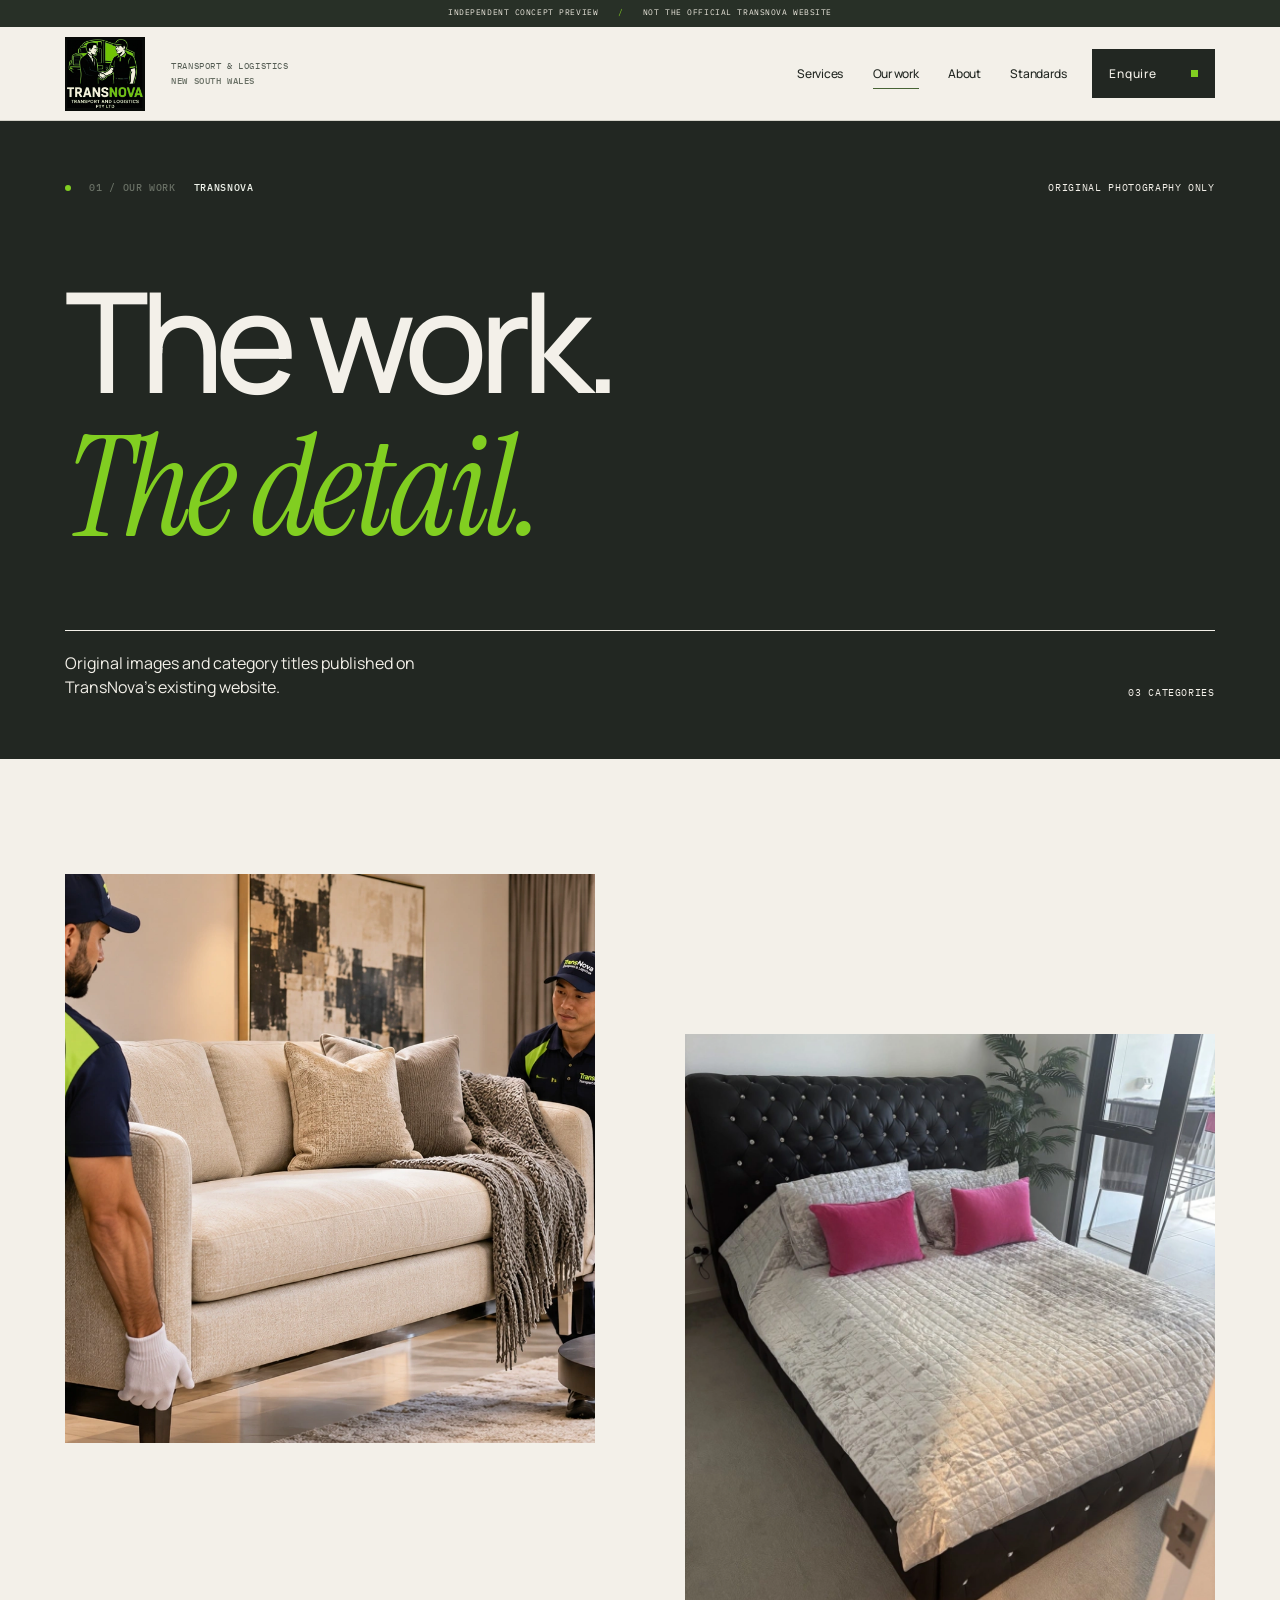
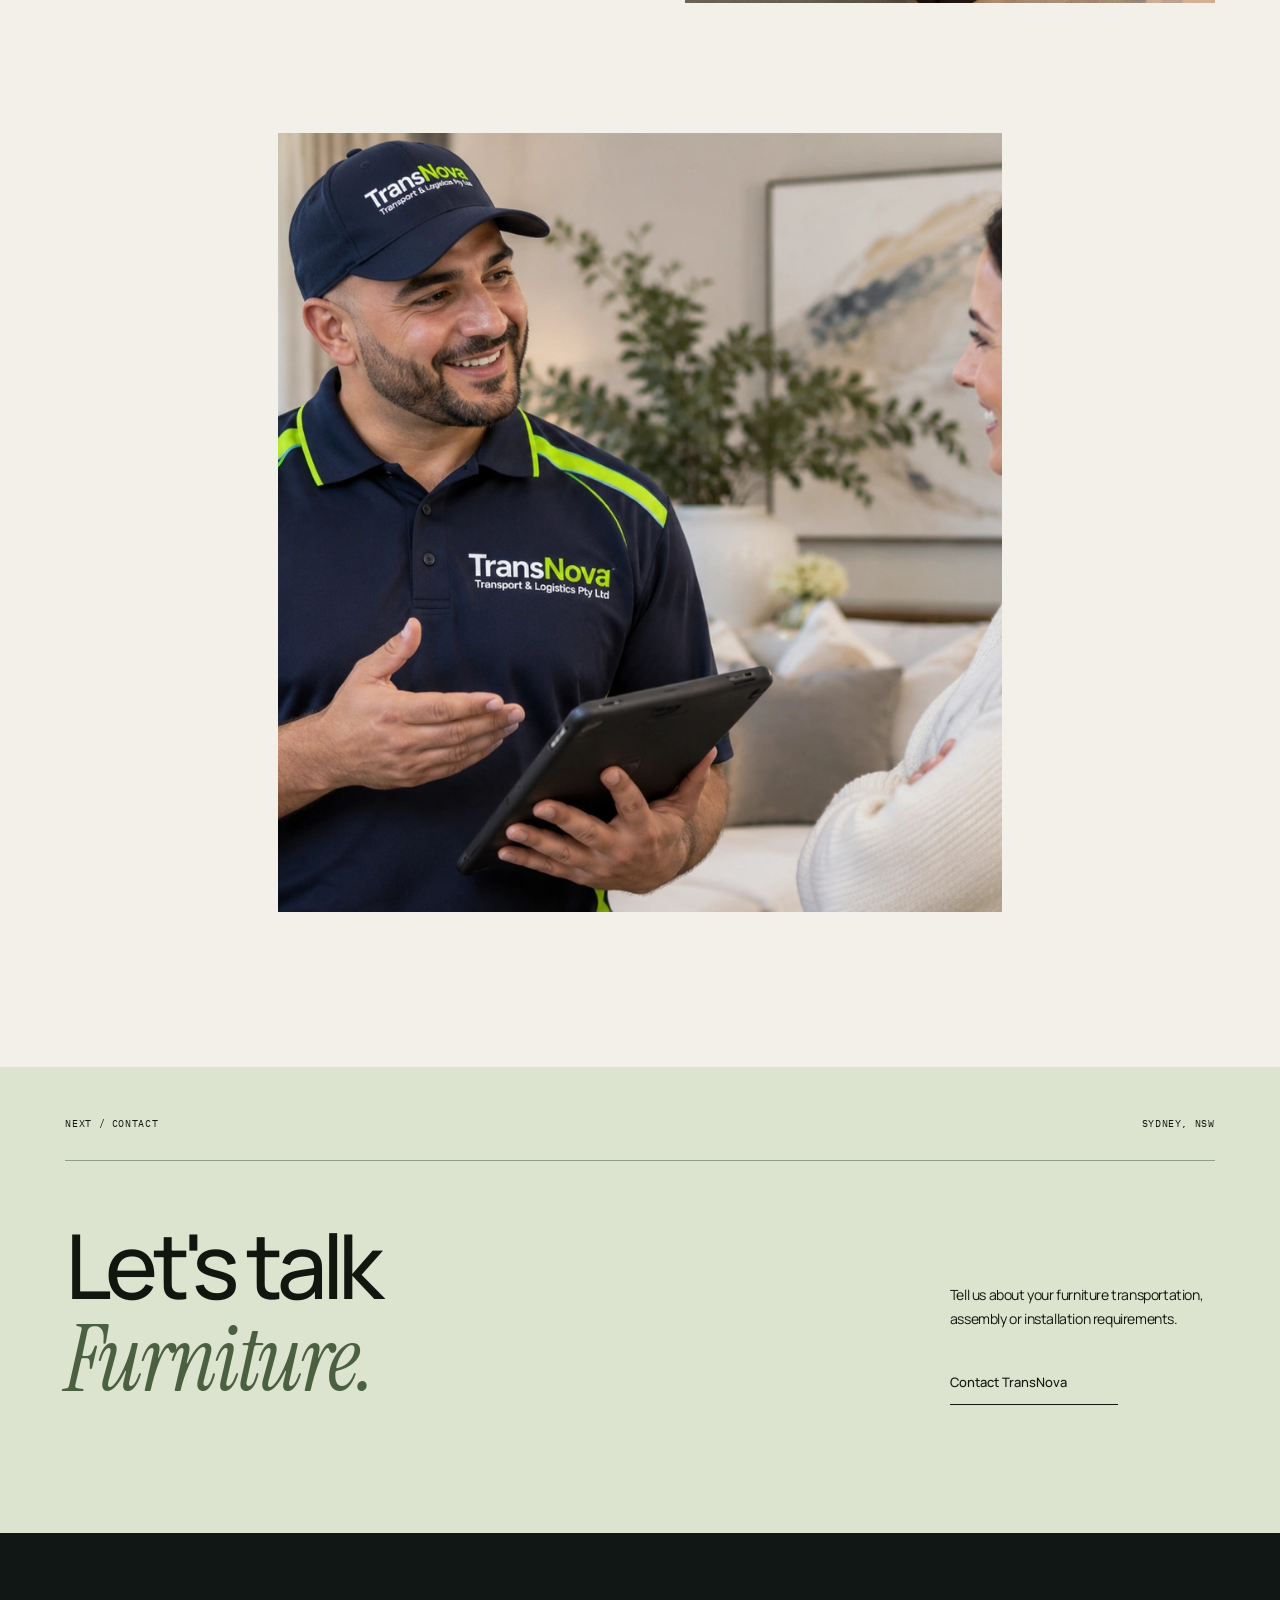
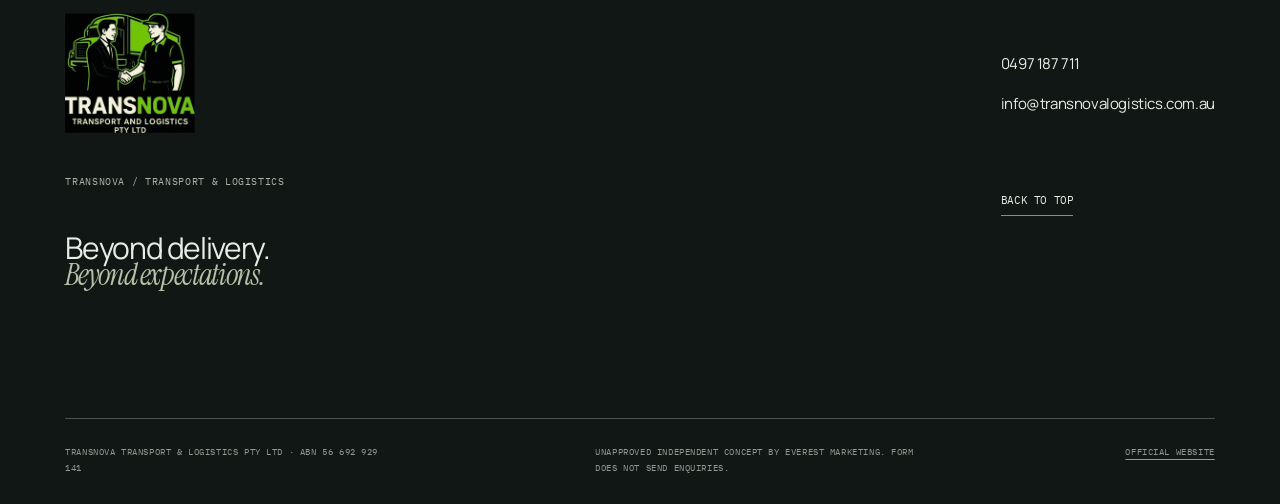
<file: our-work/index.html>
<!doctype html><html lang="en-AU"><head><meta charset="utf-8"><meta name="viewport" content="width=device-width, initial-scale=1"><meta name="robots" content="noindex,nofollow,noarchive"><meta name="theme-color" content="#121714"><meta name="description" content="An independent TransNova website redesign demonstration using original business details."><title>Our Work | TransNova — Independent Design Demo</title><link rel="icon" type="image/svg+xml" href="/assets/favicon.svg"><link rel="preconnect" href="https://fonts.googleapis.com"><link rel="preconnect" href="https://fonts.gstatic.com" crossorigin><link rel="stylesheet" href="/assets/fonts/fonts.css"><link rel="stylesheet" href="/styles.css"><script src="/site.js" defer></script><link rel="stylesheet" href="/studio-v4.css"><link rel="stylesheet" href="/edition.css"><script src="/edition.js" defer></script></head><body data-page="our-work"><a class="skip" href="#main">Skip to content</a><div class="preview-banner">Independent concept preview <span class="banner-sep">/</span> Not the official TransNova website</div><div id="progress-track" aria-hidden="true"><div id="progress-bar"></div></div><header class="site-header" id="top"><div class="header-inner"><a class="brand" href="/" aria-label="TransNova home"><img src="/assets/transnova-logo.svg" alt="TransNova complete original handshake and truck logo" width="543" height="500"></a><span class="brand-descriptor">TRANSPORT &amp; LOGISTICS<br><b>NEW SOUTH WALES</b></span><nav class="nav" aria-label="Main navigation"><a href="/services/" >Services</a><a href="/our-work/" aria-current="page">Our work</a><a href="/about/" >About</a><a href="/our-standards/" >Standards</a></nav><a class="nav-contact" href="/contact/">Enquire <span></span></a><button id="nav-toggle" class="nav-toggle" aria-controls="mobile-nav" aria-expanded="false" aria-label="Open navigation" type="button"><span></span><span></span></button></div><nav id="mobile-nav" class="mobile-nav" inert aria-label="Mobile navigation"><a href="/services/" ><span>Services</span><small>01</small></a><a href="/our-work/" aria-current="page"><span>Our work</span><small>02</small></a><a href="/about/" ><span>About</span><small>03</small></a><a href="/our-standards/" ><span>Standards</span><small>04</small></a><a href="/contact/" ><span>Contact</span><small>05</small></a><div class="menu-foot"><a href="tel:+61497187711">0497 187 711</a><a href="mailto:info@transnovalogistics.com.au">info@transnovalogistics.com.au</a></div></nav></header><main id="main"><section class="inner-hero inner-hero--ink section-gutter"><div class="inner-mast"><div class="label-line reveal"><span class="index-square"></span><span>01 / OUR WORK</span><span>TRANSNOVA</span></div><span>ORIGINAL PHOTOGRAPHY ONLY</span></div><h1 class="display-mast reveal">The work.<br><span>The detail.</span></h1><div class="inner-hero-bottom"><p>Original images and category titles published on TransNova's existing website.</p><span>03 CATEGORIES</span></div></section><section class="work-gallery section-gutter"><div class="work-gallery-item"><div class="gallery-number reveal">01 / PREMIUM FURNITURE DELIVERY</div><button class="photo-window work-picture gallery-trigger" type="button" data-gallery="0" aria-label="Enlarge original TransNova photograph"><div class="photo-typographic" aria-hidden="true"><div class="outline-frame"></div><span class="photo-code">TRANSNOVA&nbsp; / &nbsp;01</span><span class="photo-name">Premium Furniture Delivery</span><span class="photo-hairline"></span></div><img src="/assets/5ozBrS6MzncrUaGjnxJCVrTz92WWCTLftDbB06SR.webp" alt="Premium Furniture Delivery image published by TransNova" loading="lazy" decoding="async"></button><div class="gallery-copy reveal"><h2>Premium furniture delivery</h2><p>Careful handling and transportation of premium furniture, with protective coverings and attention to detail from collection through to final placement.</p></div></div><div class="work-gallery-item offset"><div class="gallery-number reveal">02 / FURNITURE ASSEMBLY &amp; INSTALLATION</div><button class="photo-window work-picture gallery-trigger" type="button" data-gallery="1" aria-label="Enlarge original TransNova photograph"><div class="photo-typographic" aria-hidden="true"><div class="outline-frame"></div><span class="photo-code">TRANSNOVA&nbsp; / &nbsp;02</span><span class="photo-name">Furniture Assembly &amp; Installation</span><span class="photo-hairline"></span></div><img src="/assets/yAEGdFmosfU09n3DAdpWn50Ltx2opykpTCaUC0C4.webp" alt="Furniture Assembly &amp; Installation image published by TransNova" loading="lazy" decoding="async"></button><div class="gallery-copy reveal"><h2>Furniture assembly &amp; installation</h2><p>Professional furniture assembly and installation carried out by our trained teams, with careful attention to quality, safety and detail.</p></div></div><div class="work-gallery-item"><div class="gallery-number reveal">03 / PROFESSIONAL CUSTOMER SERVICE</div><button class="photo-window work-picture gallery-trigger" type="button" data-gallery="2" aria-label="Enlarge original TransNova photograph"><div class="photo-typographic" aria-hidden="true"><div class="outline-frame"></div><span class="photo-code">TRANSNOVA&nbsp; / &nbsp;03</span><span class="photo-name">Professional Customer Service</span><span class="photo-hairline"></span></div><img src="/assets/JQg28pZeGNDFLDLYv9MEeSbDZdweSjNAb6UIrB1z.webp" alt="Professional Customer Service image published by TransNova" loading="lazy" decoding="async"></button><div class="gallery-copy reveal"><h2>Professional customer service</h2><p>Friendly, professional service with clear communication and a personal approach. We take pride in making every delivery a positive customer experience.</p></div></div></section><section class="closing-cta"><div class="cta-rail"><span class="super-label">NEXT / CONTACT</span><span>SYDNEY, NSW</span></div><div class="cta-row"><h2 class="reveal">Let's talk<br><span>Furniture.</span></h2><div class="cta-actions reveal"><p>Tell us about your furniture transportation, assembly or installation requirements.</p><a href="/contact/" class="line-button">Contact TransNova</a></div></div></section></main><footer class="site-footer"><div class="footer-top"><div class="footer-intro"><img class="footer-logo" src="/assets/transnova-logo.svg" alt="TransNova Transport &amp; Logistics Pty Ltd" width="130" height="120"><span class="super-label">TRANSNOVA / TRANSPORT &amp; LOGISTICS</span><p>Beyond delivery.<br><span>Beyond expectations.</span></p></div><div class="footer-right"><a href="tel:+61497187711">0497 187 711</a><a href="mailto:info@transnovalogistics.com.au">info@transnovalogistics.com.au</a><a class="footer-back" href="#top">Back to top</a></div></div><div class="footer-bottom"><span>TransNova Transport &amp; Logistics Pty Ltd · ABN 56 692 929 141</span><span>Unapproved independent concept by Everest Marketing. Form does not send enquiries.</span><a href="https://transnovalogistics.com.au/" target="_blank" rel="noopener noreferrer">Official website</a></div></footer><dialog class="gallery-dialog" id="gallery-dialog" aria-label="Original TransNova photography"><div class="gallery-chrome"><span class="super-label">TRANSNOVA / IMAGE VIEWER</span><button type="button" id="gallery-close">Close <span aria-hidden="true">×</span></button></div><div class="gallery-center"><img id="gallery-image" alt="Original TransNova work photograph"></div><div class="gallery-chrome gallery-bottom"><span id="gallery-position">01 / 03</span><div><button id="gallery-prev" type="button">Previous</button><button id="gallery-next" type="button">Next</button></div></div></dialog><script src="/studio-v4.js" defer></script></body></html>
</file>
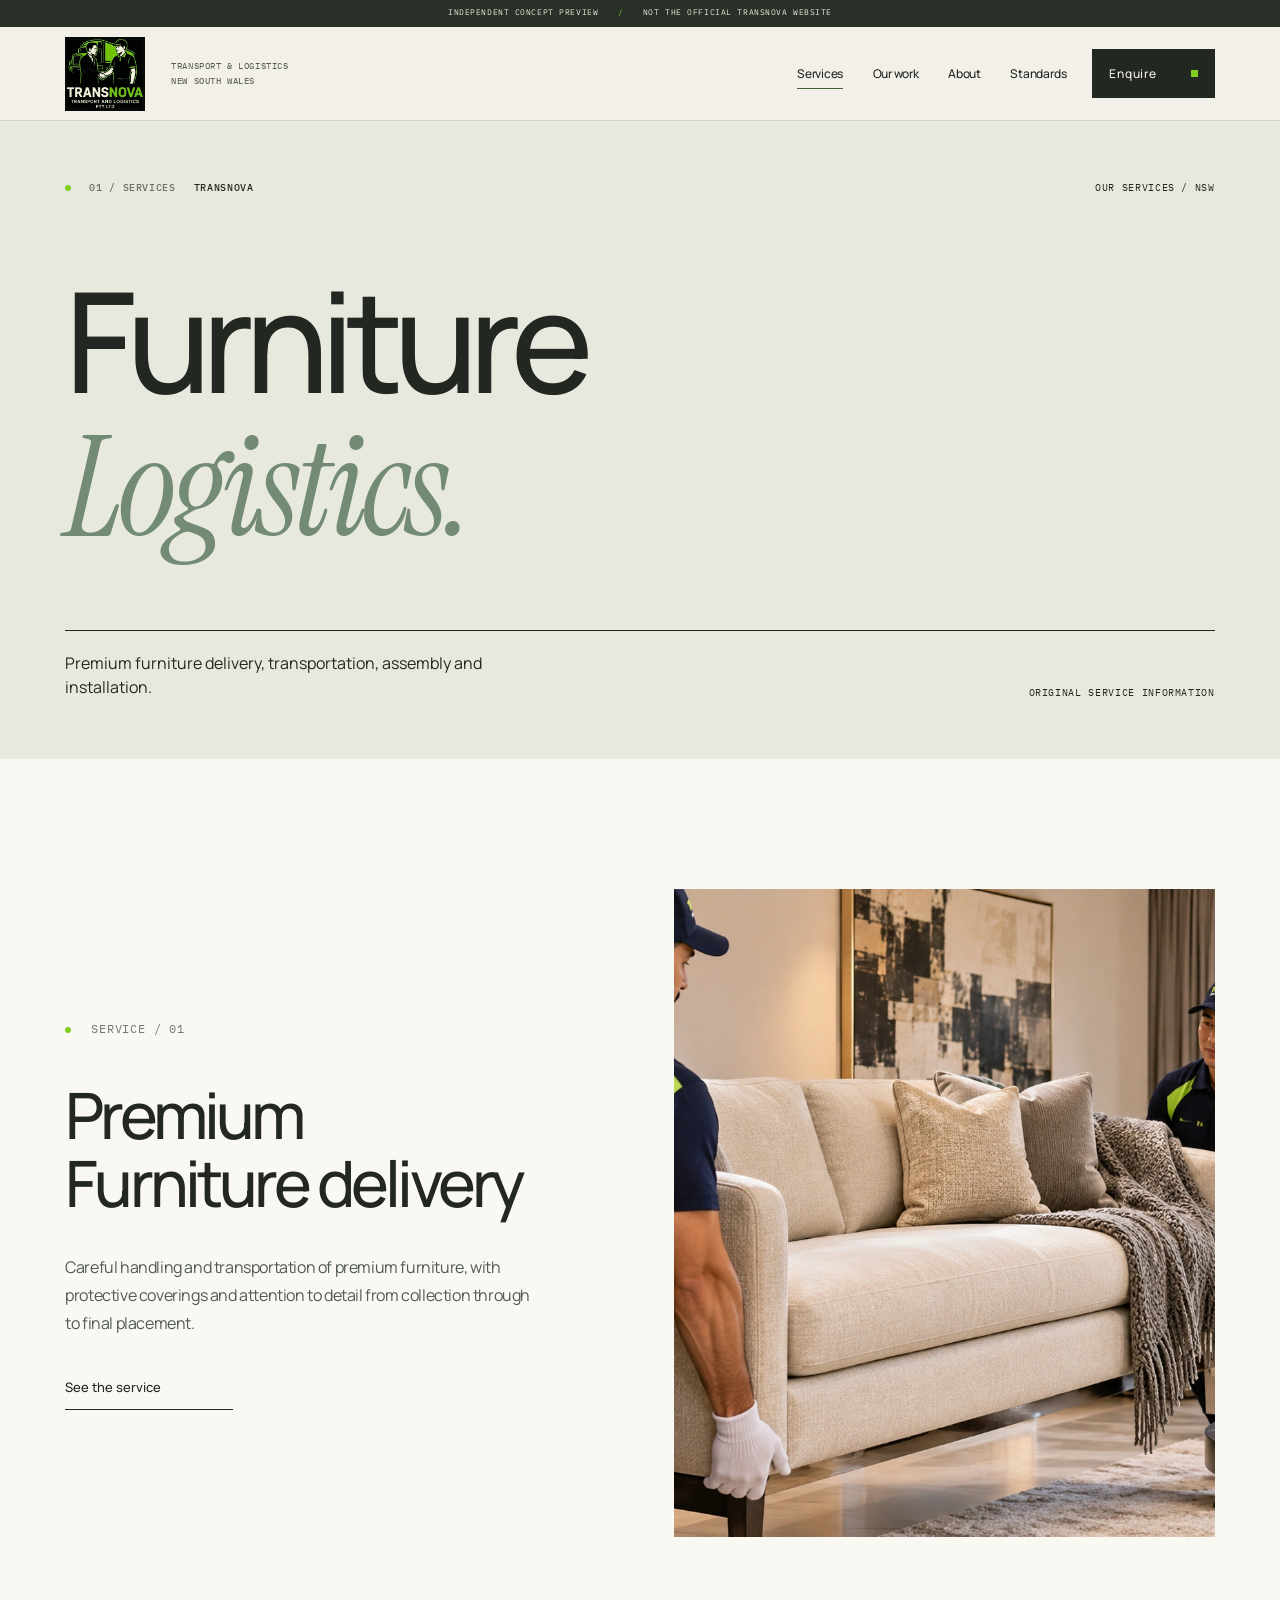
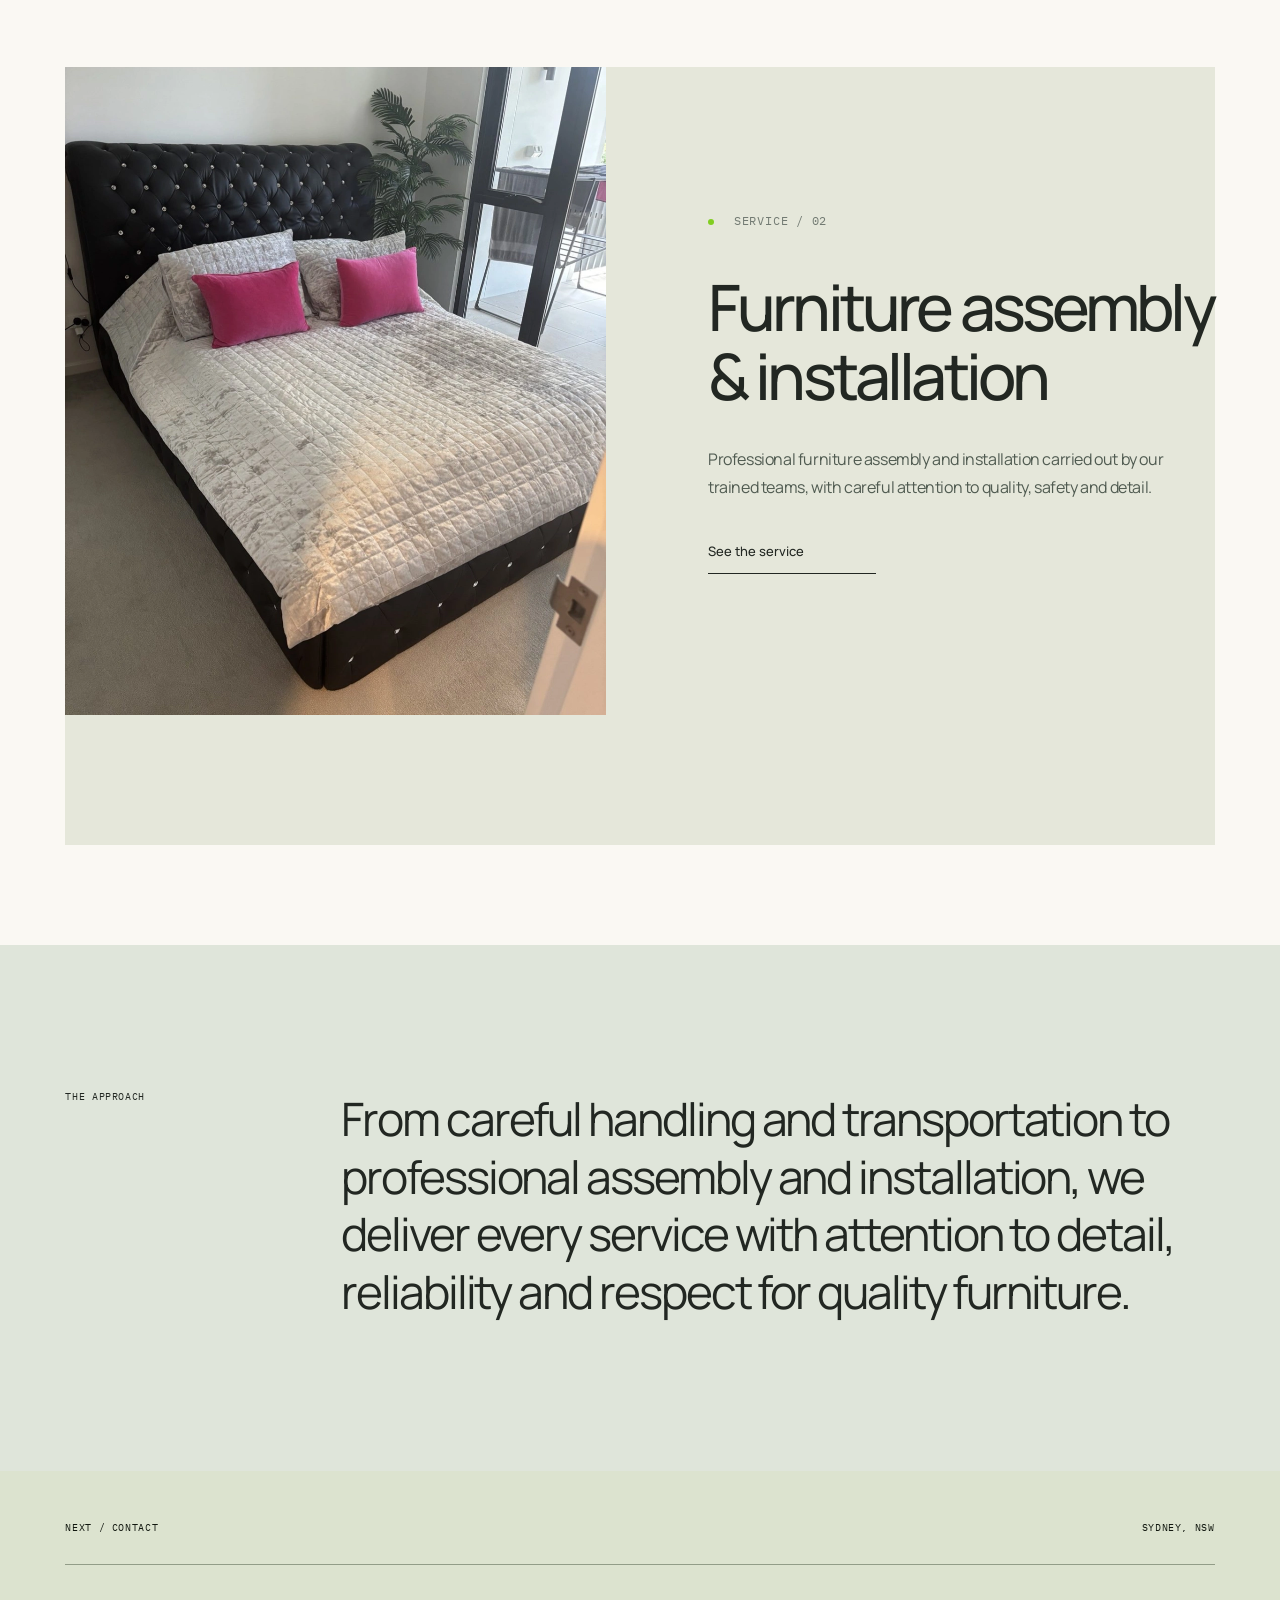
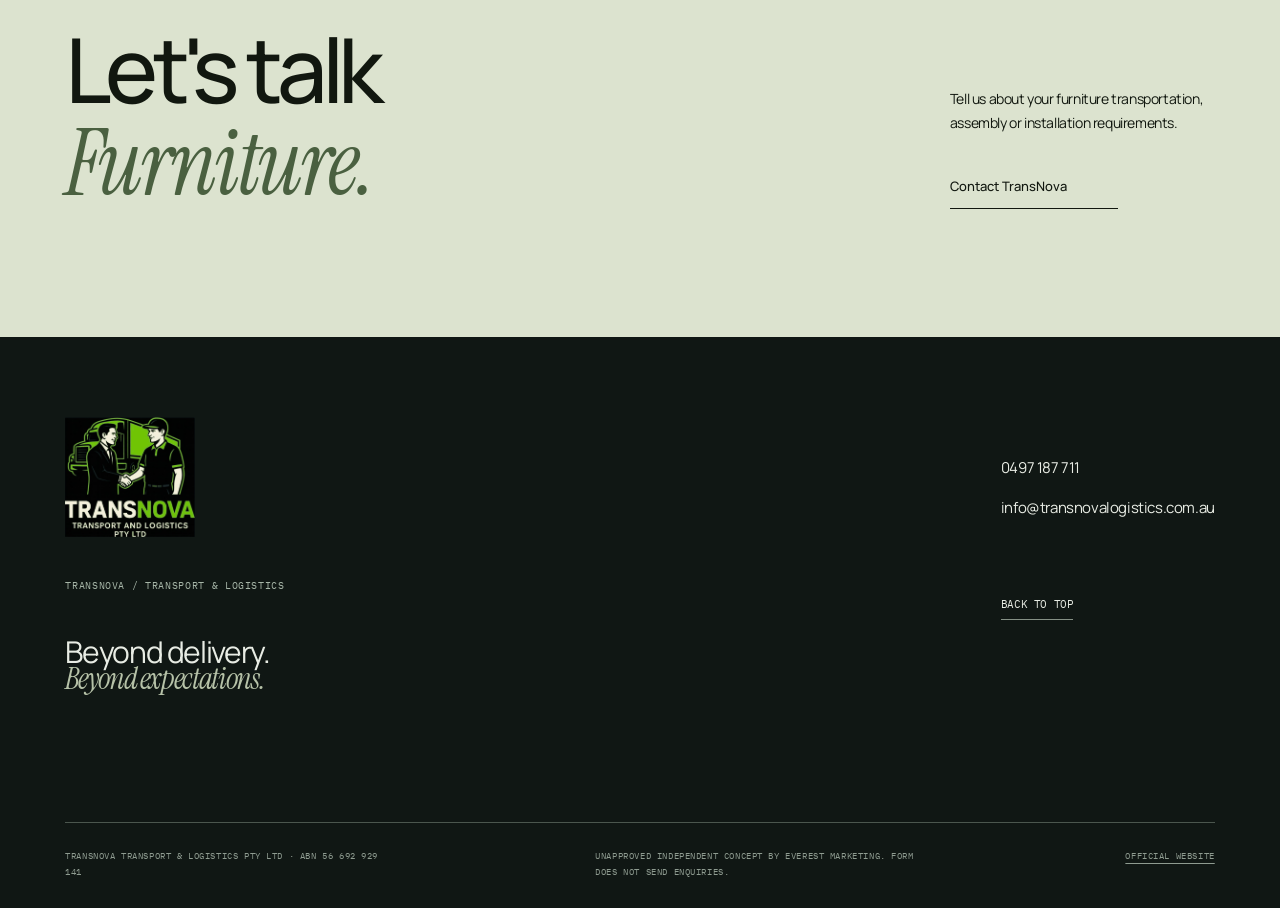
<file: services/index.html>
<!doctype html><html lang="en-AU"><head><meta charset="utf-8"><meta name="viewport" content="width=device-width, initial-scale=1"><meta name="robots" content="noindex,nofollow,noarchive"><meta name="theme-color" content="#121714"><meta name="description" content="An independent TransNova website redesign demonstration using original business details."><title>Services | TransNova — Independent Design Demo</title><link rel="icon" type="image/svg+xml" href="/assets/favicon.svg"><link rel="preconnect" href="https://fonts.googleapis.com"><link rel="preconnect" href="https://fonts.gstatic.com" crossorigin><link rel="stylesheet" href="/assets/fonts/fonts.css"><link rel="stylesheet" href="/styles.css"><script src="/site.js" defer></script><link rel="stylesheet" href="/studio-v4.css"><link rel="stylesheet" href="/edition.css"><script src="/edition.js" defer></script></head><body data-page="services"><a class="skip" href="#main">Skip to content</a><div class="preview-banner">Independent concept preview <span class="banner-sep">/</span> Not the official TransNova website</div><div id="progress-track" aria-hidden="true"><div id="progress-bar"></div></div><header class="site-header" id="top"><div class="header-inner"><a class="brand" href="/" aria-label="TransNova home"><img src="/assets/transnova-logo.svg" alt="TransNova complete original handshake and truck logo" width="543" height="500"></a><span class="brand-descriptor">TRANSPORT &amp; LOGISTICS<br><b>NEW SOUTH WALES</b></span><nav class="nav" aria-label="Main navigation"><a href="/services/" aria-current="page">Services</a><a href="/our-work/" >Our work</a><a href="/about/" >About</a><a href="/our-standards/" >Standards</a></nav><a class="nav-contact" href="/contact/">Enquire <span></span></a><button id="nav-toggle" class="nav-toggle" aria-controls="mobile-nav" aria-expanded="false" aria-label="Open navigation" type="button"><span></span><span></span></button></div><nav id="mobile-nav" class="mobile-nav" inert aria-label="Mobile navigation"><a href="/services/" aria-current="page"><span>Services</span><small>01</small></a><a href="/our-work/" ><span>Our work</span><small>02</small></a><a href="/about/" ><span>About</span><small>03</small></a><a href="/our-standards/" ><span>Standards</span><small>04</small></a><a href="/contact/" ><span>Contact</span><small>05</small></a><div class="menu-foot"><a href="tel:+61497187711">0497 187 711</a><a href="mailto:info@transnovalogistics.com.au">info@transnovalogistics.com.au</a></div></nav></header><main id="main"><section class="inner-hero inner-hero--paper section-gutter"><div class="inner-mast"><div class="label-line reveal"><span class="index-square"></span><span>01 / SERVICES</span><span>TRANSNOVA</span></div><span>OUR SERVICES / NSW</span></div><h1 class="display-mast reveal">Furniture<br><span>Logistics.</span></h1><div class="inner-hero-bottom reveal"><p>Premium furniture delivery, transportation, assembly and installation.</p><span>ORIGINAL SERVICE INFORMATION</span></div></section><section class="service-panels section-gutter"><article class="service-panel"><div class="service-panel-info reveal"><span class="index-square"></span><span class="service-number">SERVICE / 01</span><h2>Premium<br>Furniture delivery</h2><p>Careful handling and transportation of premium furniture, with protective coverings and attention to detail from collection through to final placement.</p><a class="line-button" href="/services/premium-furniture-delivery/">See the service</a></div><button class="photo-window panel-image gallery-trigger" type="button" data-gallery="0" aria-label="Enlarge original TransNova photograph"><div class="photo-typographic" aria-hidden="true"><div class="outline-frame"></div><span class="photo-code">TRANSNOVA&nbsp; / &nbsp;01</span><span class="photo-name">Premium Furniture Delivery</span><span class="photo-hairline"></span></div><img src="/assets/5ozBrS6MzncrUaGjnxJCVrTz92WWCTLftDbB06SR.webp" alt="Premium Furniture Delivery image published by TransNova" loading="lazy" decoding="async"></button></article><article class="service-panel service-panel--reverse"><div class="service-panel-info reveal"><span class="index-square"></span><span class="service-number">SERVICE / 02</span><h2>Furniture assembly<br>&amp; installation</h2><p>Professional furniture assembly and installation carried out by our trained teams, with careful attention to quality, safety and detail.</p><a class="line-button" href="/services/furniture-assembly-installation/">See the service</a></div><button class="photo-window panel-image gallery-trigger" type="button" data-gallery="1" aria-label="Enlarge original TransNova photograph"><div class="photo-typographic" aria-hidden="true"><div class="outline-frame"></div><span class="photo-code">TRANSNOVA&nbsp; / &nbsp;02</span><span class="photo-name">Furniture Assembly &amp; Installation</span><span class="photo-hairline"></span></div><img src="/assets/yAEGdFmosfU09n3DAdpWn50Ltx2opykpTCaUC0C4.webp" alt="Furniture Assembly &amp; Installation image published by TransNova" loading="lazy" decoding="async"></button></article></section><section class="simple-statement section-gutter"><span class="super-label">THE APPROACH</span><p class="reveal">From careful handling and transportation to professional assembly and installation, we deliver every service with attention to detail, reliability and respect for quality furniture.</p></section><section class="closing-cta"><div class="cta-rail"><span class="super-label">NEXT / CONTACT</span><span>SYDNEY, NSW</span></div><div class="cta-row"><h2 class="reveal">Let's talk<br><span>Furniture.</span></h2><div class="cta-actions reveal"><p>Tell us about your furniture transportation, assembly or installation requirements.</p><a href="/contact/" class="line-button">Contact TransNova</a></div></div></section></main><footer class="site-footer"><div class="footer-top"><div class="footer-intro"><img class="footer-logo" src="/assets/transnova-logo.svg" alt="TransNova Transport &amp; Logistics Pty Ltd" width="130" height="120"><span class="super-label">TRANSNOVA / TRANSPORT &amp; LOGISTICS</span><p>Beyond delivery.<br><span>Beyond expectations.</span></p></div><div class="footer-right"><a href="tel:+61497187711">0497 187 711</a><a href="mailto:info@transnovalogistics.com.au">info@transnovalogistics.com.au</a><a class="footer-back" href="#top">Back to top</a></div></div><div class="footer-bottom"><span>TransNova Transport &amp; Logistics Pty Ltd · ABN 56 692 929 141</span><span>Unapproved independent concept by Everest Marketing. Form does not send enquiries.</span><a href="https://transnovalogistics.com.au/" target="_blank" rel="noopener noreferrer">Official website</a></div></footer><dialog class="gallery-dialog" id="gallery-dialog" aria-label="Original TransNova photography"><div class="gallery-chrome"><span class="super-label">TRANSNOVA / IMAGE VIEWER</span><button type="button" id="gallery-close">Close <span aria-hidden="true">×</span></button></div><div class="gallery-center"><img id="gallery-image" alt="Original TransNova work photograph"></div><div class="gallery-chrome gallery-bottom"><span id="gallery-position">01 / 03</span><div><button id="gallery-prev" type="button">Previous</button><button id="gallery-next" type="button">Next</button></div></div></dialog><script src="/studio-v4.js" defer></script></body></html>
</file>
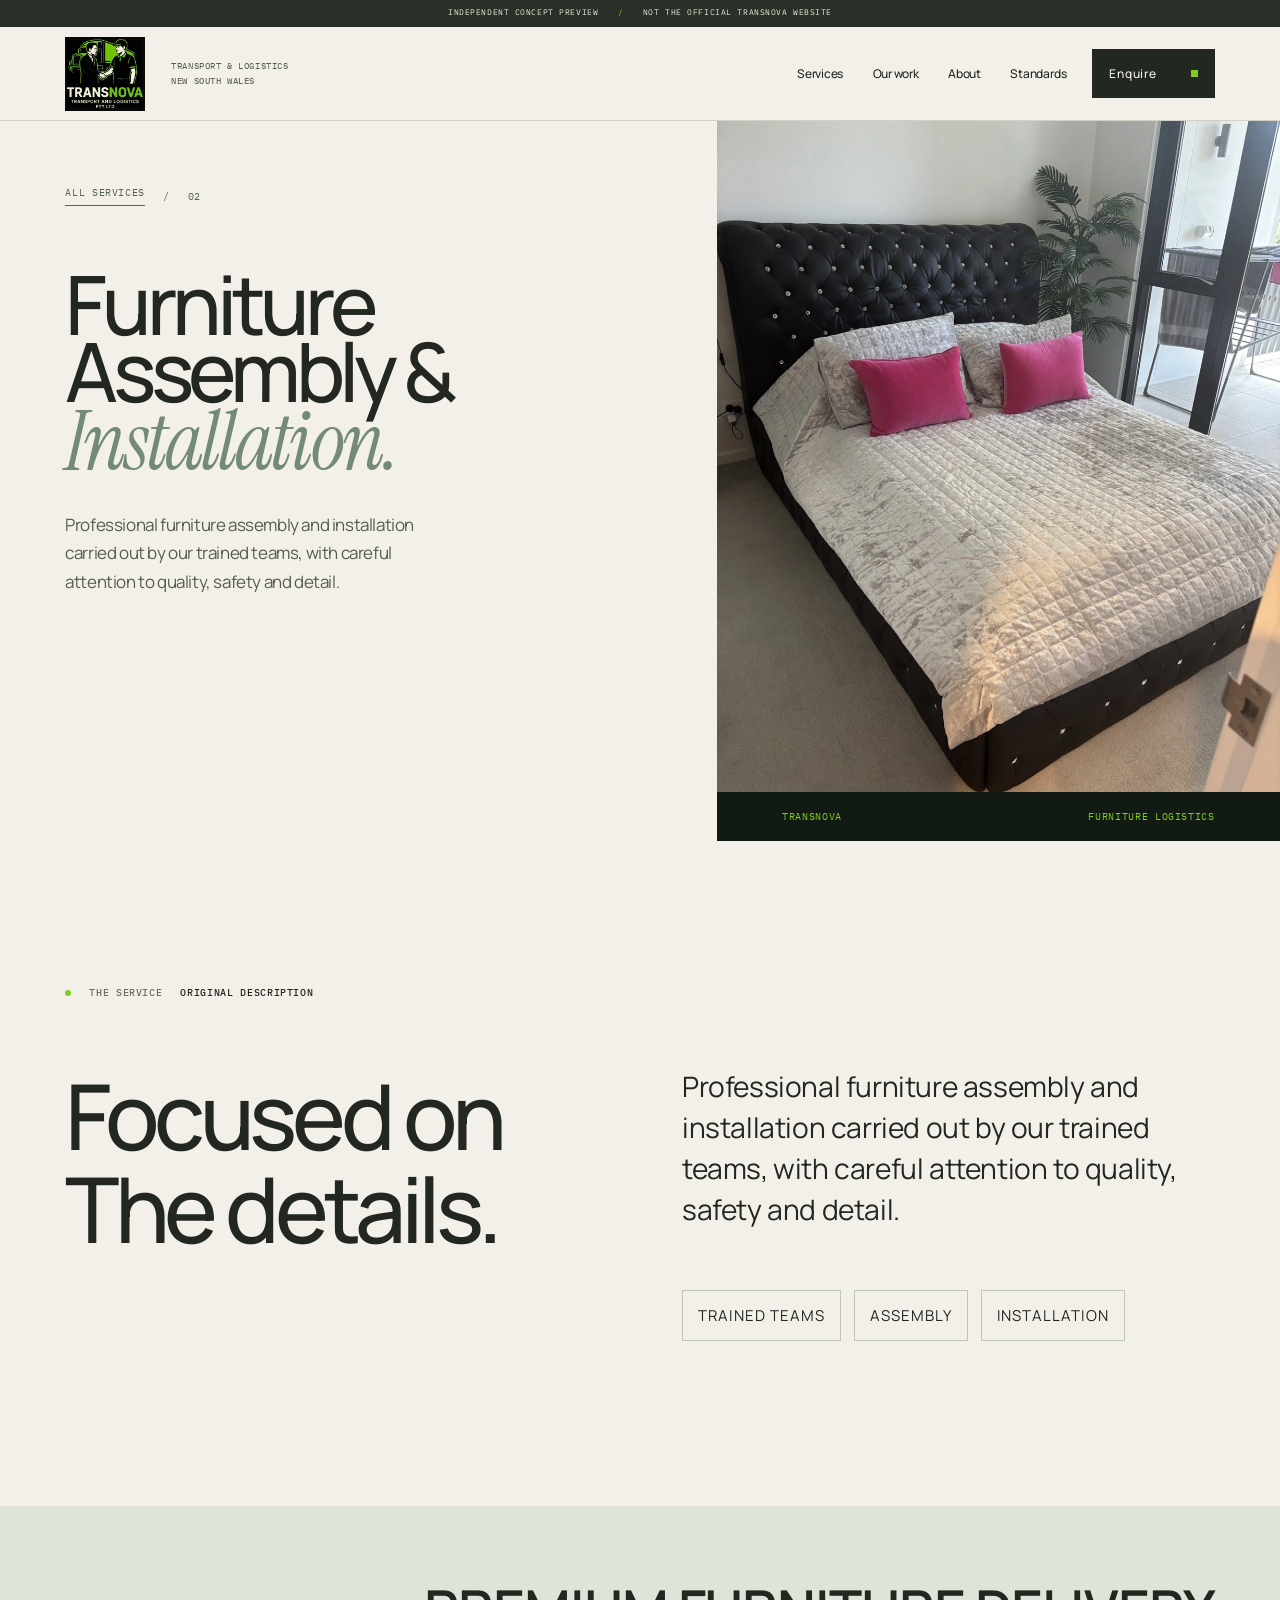
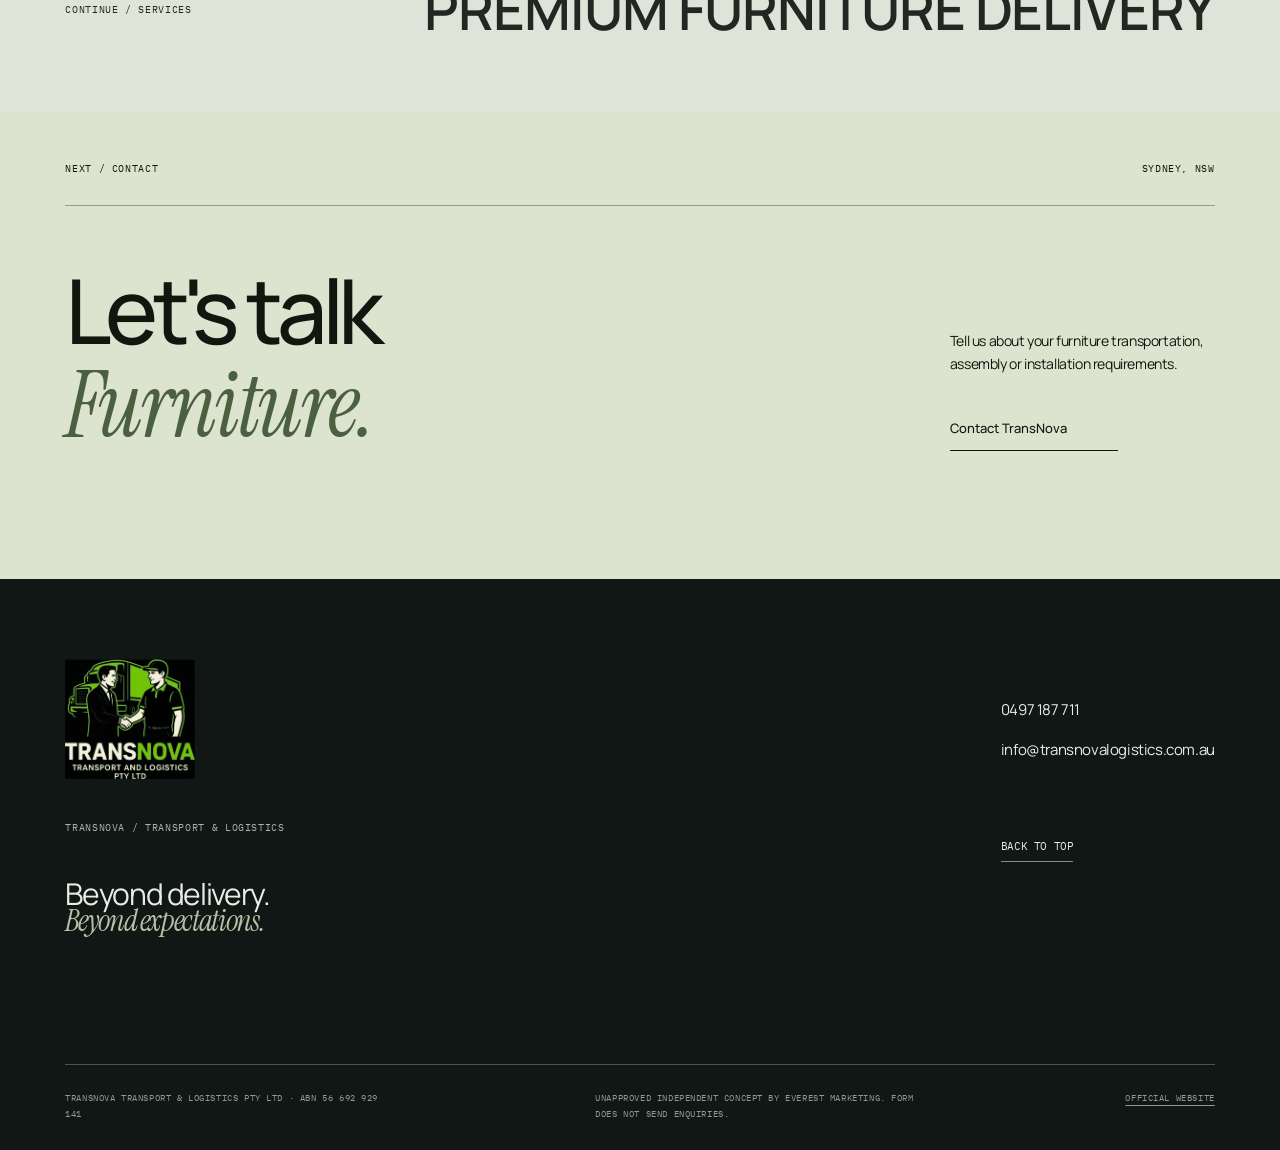
<file: services/furniture-assembly-installation/index.html>
<!doctype html><html lang="en-AU"><head><meta charset="utf-8"><meta name="viewport" content="width=device-width, initial-scale=1"><meta name="robots" content="noindex,nofollow,noarchive"><meta name="theme-color" content="#121714"><meta name="description" content="An independent TransNova website redesign demonstration using original business details."><title>Furniture Assembly &amp; Installation | TransNova — Independent Design Demo</title><link rel="icon" type="image/svg+xml" href="/assets/favicon.svg"><link rel="preconnect" href="https://fonts.googleapis.com"><link rel="preconnect" href="https://fonts.gstatic.com" crossorigin><link rel="stylesheet" href="/assets/fonts/fonts.css"><link rel="stylesheet" href="/styles.css"><script src="/site.js" defer></script><link rel="stylesheet" href="/studio-v4.css"><link rel="stylesheet" href="/edition.css"><script src="/edition.js" defer></script></head><body data-page="service-assembly"><a class="skip" href="#main">Skip to content</a><div class="preview-banner">Independent concept preview <span class="banner-sep">/</span> Not the official TransNova website</div><div id="progress-track" aria-hidden="true"><div id="progress-bar"></div></div><header class="site-header" id="top"><div class="header-inner"><a class="brand" href="/" aria-label="TransNova home"><img src="/assets/transnova-logo.svg" alt="TransNova complete original handshake and truck logo" width="543" height="500"></a><span class="brand-descriptor">TRANSPORT &amp; LOGISTICS<br><b>NEW SOUTH WALES</b></span><nav class="nav" aria-label="Main navigation"><a href="/services/" >Services</a><a href="/our-work/" >Our work</a><a href="/about/" >About</a><a href="/our-standards/" >Standards</a></nav><a class="nav-contact" href="/contact/">Enquire <span></span></a><button id="nav-toggle" class="nav-toggle" aria-controls="mobile-nav" aria-expanded="false" aria-label="Open navigation" type="button"><span></span><span></span></button></div><nav id="mobile-nav" class="mobile-nav" inert aria-label="Mobile navigation"><a href="/services/" ><span>Services</span><small>01</small></a><a href="/our-work/" ><span>Our work</span><small>02</small></a><a href="/about/" ><span>About</span><small>03</small></a><a href="/our-standards/" ><span>Standards</span><small>04</small></a><a href="/contact/" ><span>Contact</span><small>05</small></a><div class="menu-foot"><a href="tel:+61497187711">0497 187 711</a><a href="mailto:info@transnovalogistics.com.au">info@transnovalogistics.com.au</a></div></nav></header><main id="main"><div class="assembly-opening"><section class="detail-hero section-gutter"><div class="detail-kicker"><a href="/services/">ALL SERVICES</a><span> / </span><span>02</span></div><div class="detail-heading-wrap"><h1 class="display-mast reveal">Furniture<br>Assembly &amp;<br><span>Installation.</span></h1><p class="detail-deck reveal">Professional furniture assembly and installation carried out by our trained teams, with careful attention to quality, safety and detail.</p></div></section><section class="detail-image-section"><div class="photo-window detail-photo " ><div class="photo-typographic" aria-hidden="true"><div class="outline-frame"></div><span class="photo-code">TRANSNOVA&nbsp; / &nbsp;02</span><span class="photo-name">Furniture Assembly &amp; Installation</span><span class="photo-hairline"></span></div><img src="/assets/yAEGdFmosfU09n3DAdpWn50Ltx2opykpTCaUC0C4.webp" alt="Furniture Assembly &amp; Installation image published by TransNova" loading="lazy" decoding="async"></div><div class="detail-image-band"><span>TRANSNOVA</span><span>FURNITURE LOGISTICS</span></div></section></div><section class="detail-content section-gutter"><div><div class="label-line reveal"><span class="index-square"></span><span>THE SERVICE</span><span>ORIGINAL DESCRIPTION</span></div><h2 class="tall-heading reveal">Focused on<br>The details.</h2></div><div class="detail-explain"><p class="reveal">Professional furniture assembly and installation carried out by our trained teams, with careful attention to quality, safety and detail.</p><div class="detail-keywords"><span>TRAINED TEAMS</span><span>ASSEMBLY</span><span>INSTALLATION</span></div></div></section><section class="next-service section-gutter"><span class="super-label">CONTINUE / SERVICES</span><a href="/services/premium-furniture-delivery/">PREMIUM FURNITURE DELIVERY</a></section><section class="closing-cta"><div class="cta-rail"><span class="super-label">NEXT / CONTACT</span><span>SYDNEY, NSW</span></div><div class="cta-row"><h2 class="reveal">Let's talk<br><span>Furniture.</span></h2><div class="cta-actions reveal"><p>Tell us about your furniture transportation, assembly or installation requirements.</p><a href="/contact/" class="line-button">Contact TransNova</a></div></div></section></main><footer class="site-footer"><div class="footer-top"><div class="footer-intro"><img class="footer-logo" src="/assets/transnova-logo.svg" alt="TransNova Transport &amp; Logistics Pty Ltd" width="130" height="120"><span class="super-label">TRANSNOVA / TRANSPORT &amp; LOGISTICS</span><p>Beyond delivery.<br><span>Beyond expectations.</span></p></div><div class="footer-right"><a href="tel:+61497187711">0497 187 711</a><a href="mailto:info@transnovalogistics.com.au">info@transnovalogistics.com.au</a><a class="footer-back" href="#top">Back to top</a></div></div><div class="footer-bottom"><span>TransNova Transport &amp; Logistics Pty Ltd · ABN 56 692 929 141</span><span>Unapproved independent concept by Everest Marketing. Form does not send enquiries.</span><a href="https://transnovalogistics.com.au/" target="_blank" rel="noopener noreferrer">Official website</a></div></footer><dialog class="gallery-dialog" id="gallery-dialog" aria-label="Original TransNova photography"><div class="gallery-chrome"><span class="super-label">TRANSNOVA / IMAGE VIEWER</span><button type="button" id="gallery-close">Close <span aria-hidden="true">×</span></button></div><div class="gallery-center"><img id="gallery-image" alt="Original TransNova work photograph"></div><div class="gallery-chrome gallery-bottom"><span id="gallery-position">01 / 03</span><div><button id="gallery-prev" type="button">Previous</button><button id="gallery-next" type="button">Next</button></div></div></dialog><script src="/studio-v4.js" defer></script></body></html>
</file>
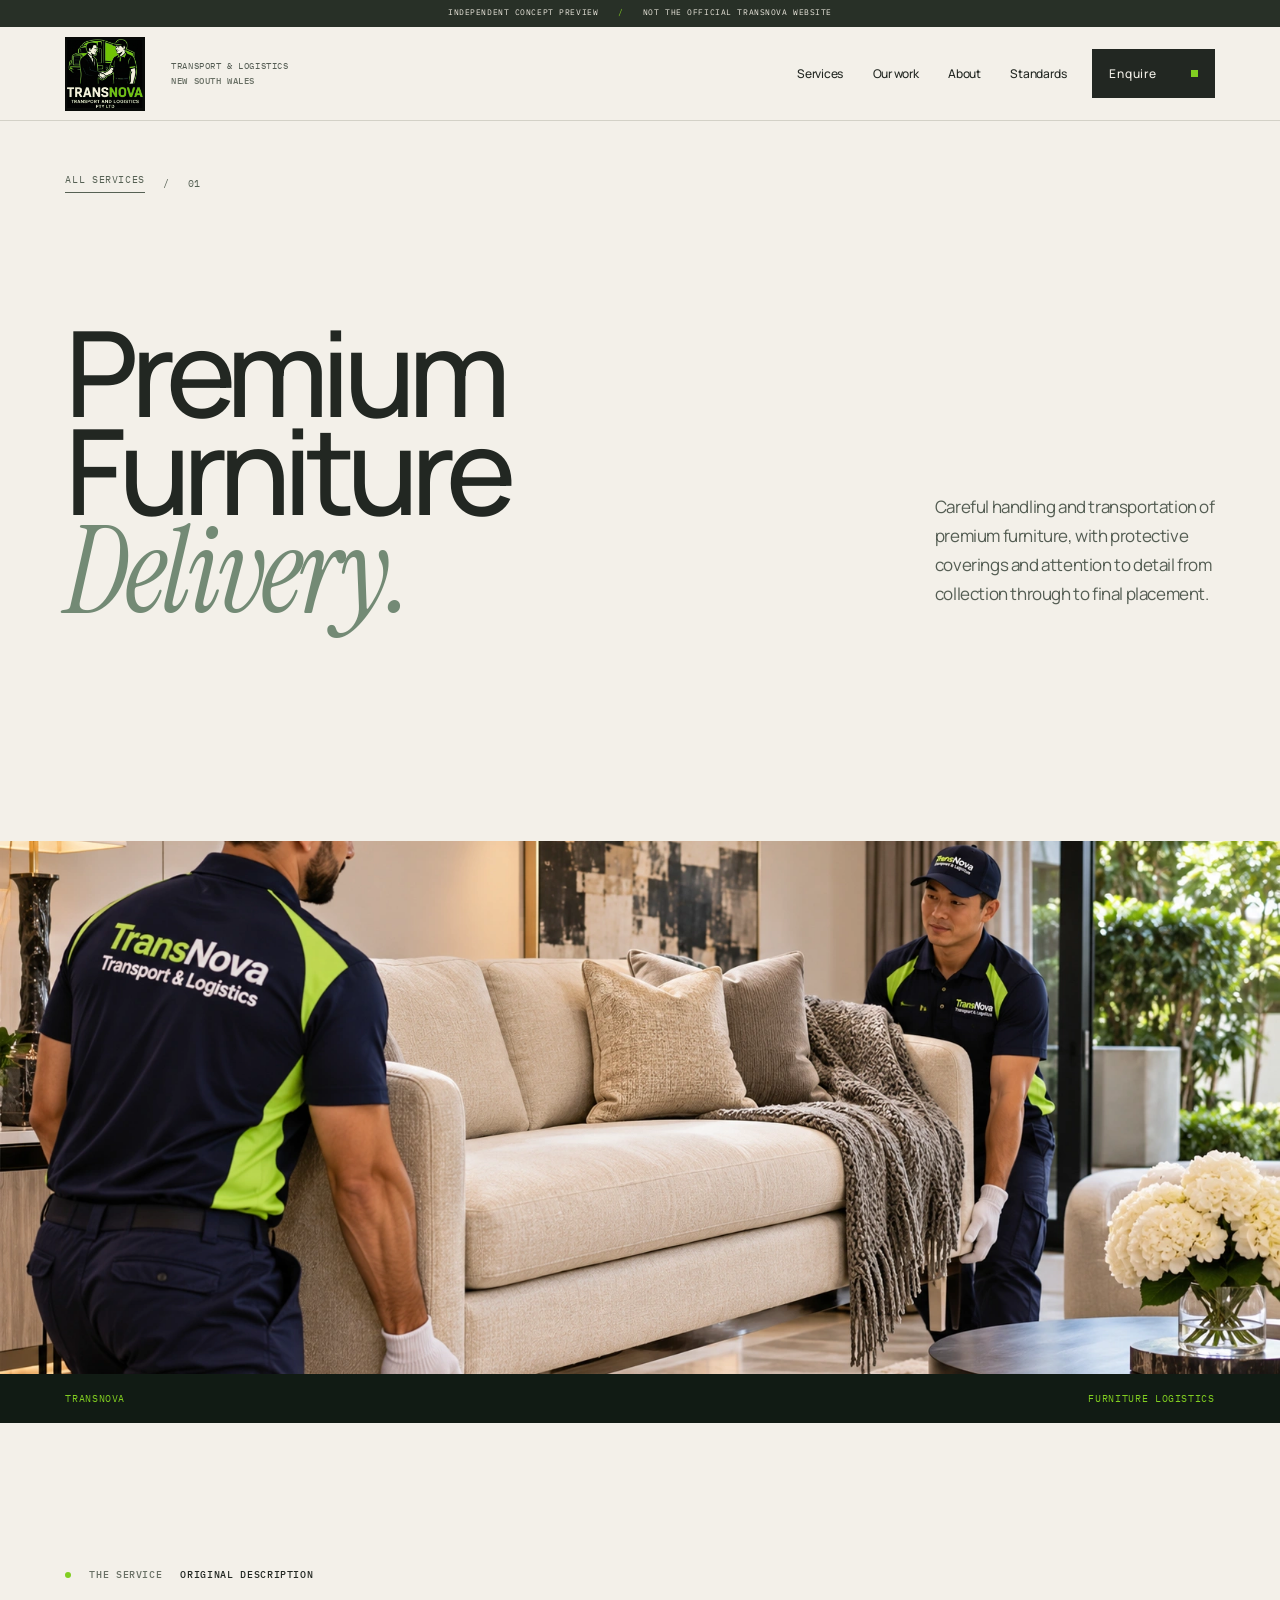
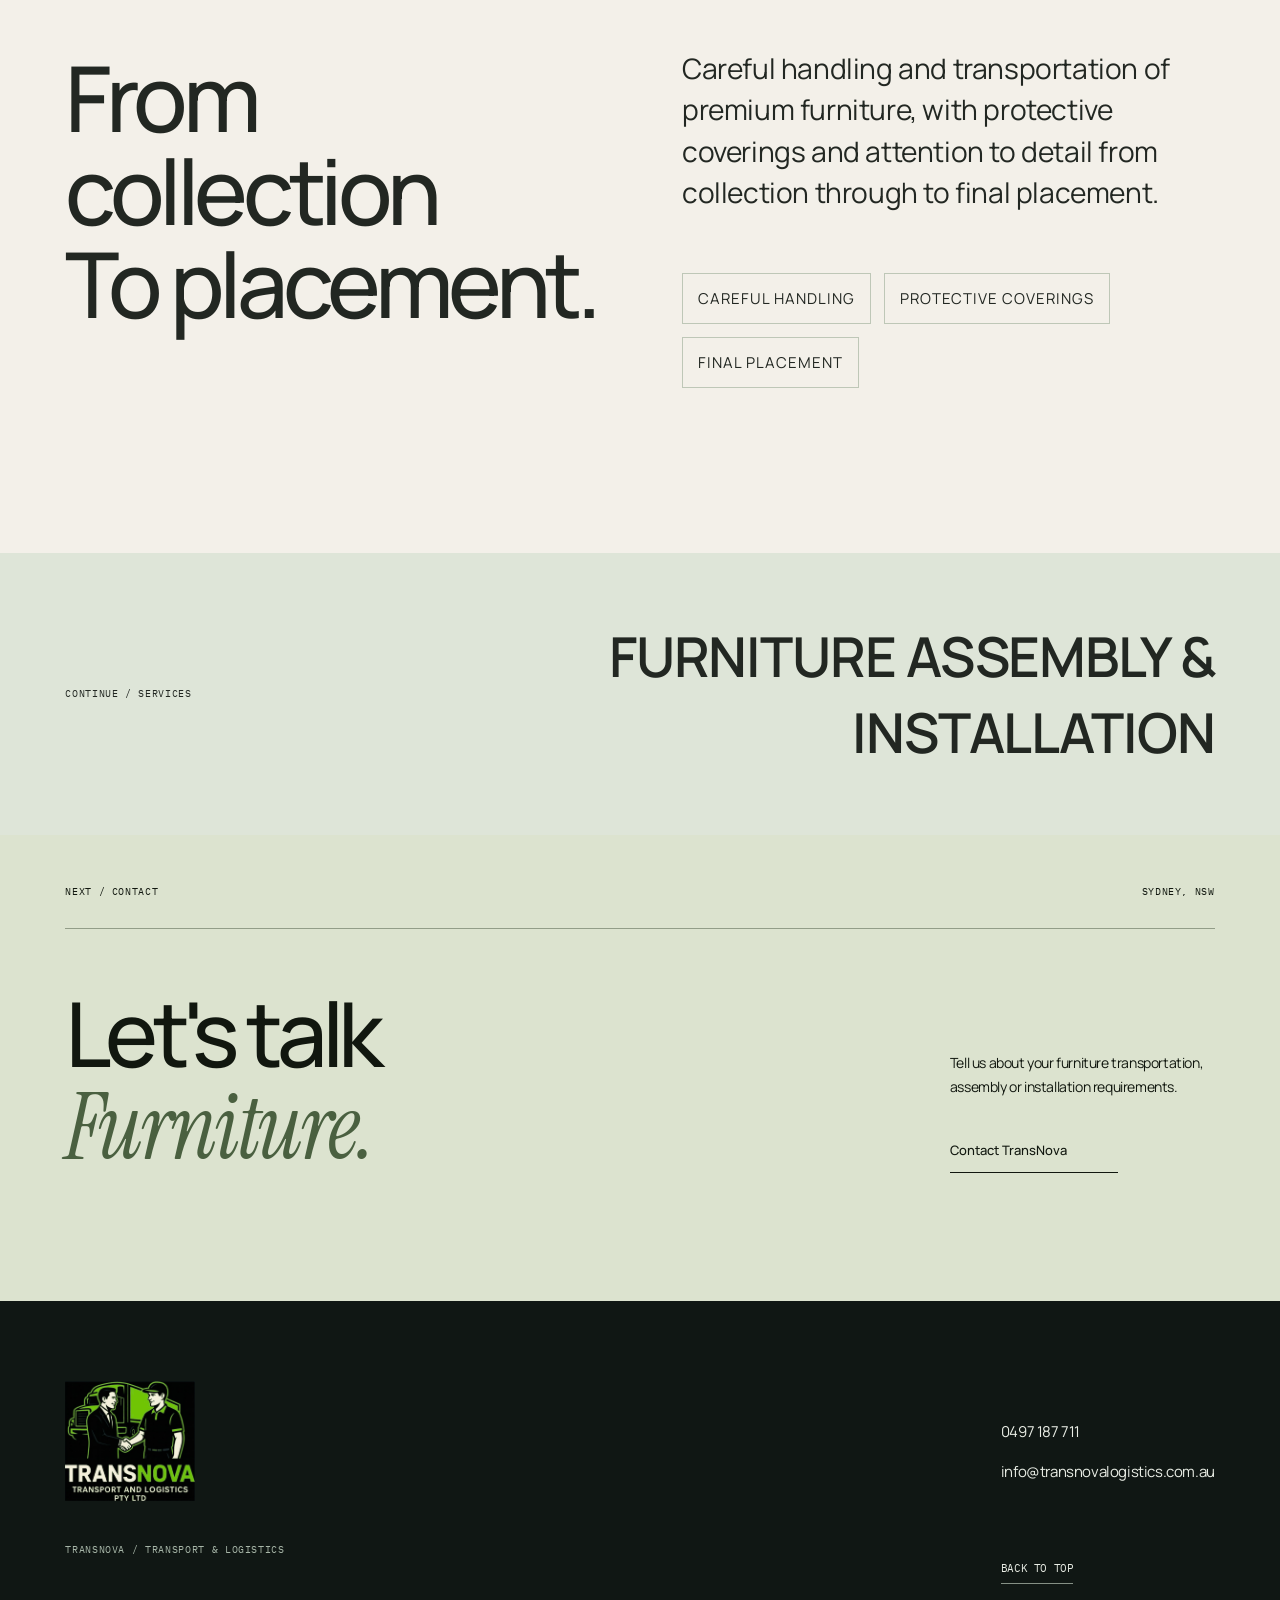
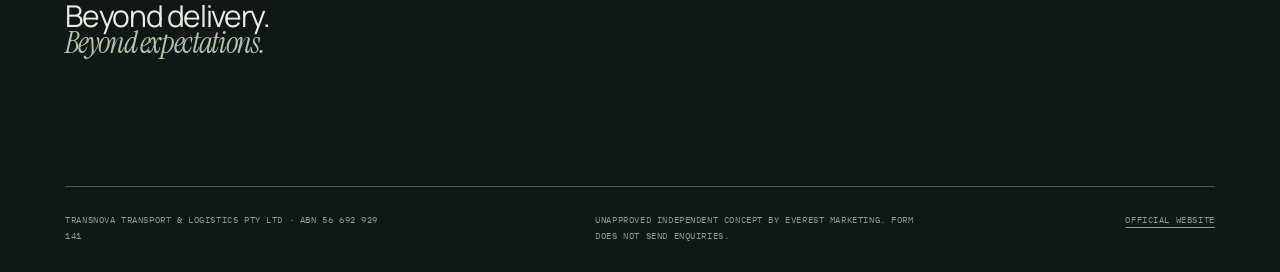
<file: services/premium-furniture-delivery/index.html>
<!doctype html><html lang="en-AU"><head><meta charset="utf-8"><meta name="viewport" content="width=device-width, initial-scale=1"><meta name="robots" content="noindex,nofollow,noarchive"><meta name="theme-color" content="#121714"><meta name="description" content="An independent TransNova website redesign demonstration using original business details."><title>Premium Furniture Delivery | TransNova — Independent Design Demo</title><link rel="icon" type="image/svg+xml" href="/assets/favicon.svg"><link rel="preconnect" href="https://fonts.googleapis.com"><link rel="preconnect" href="https://fonts.gstatic.com" crossorigin><link rel="stylesheet" href="/assets/fonts/fonts.css"><link rel="stylesheet" href="/styles.css"><script src="/site.js" defer></script><link rel="stylesheet" href="/studio-v4.css"><link rel="stylesheet" href="/edition.css"><script src="/edition.js" defer></script></head><body data-page="service-delivery"><a class="skip" href="#main">Skip to content</a><div class="preview-banner">Independent concept preview <span class="banner-sep">/</span> Not the official TransNova website</div><div id="progress-track" aria-hidden="true"><div id="progress-bar"></div></div><header class="site-header" id="top"><div class="header-inner"><a class="brand" href="/" aria-label="TransNova home"><img src="/assets/transnova-logo.svg" alt="TransNova complete original handshake and truck logo" width="543" height="500"></a><span class="brand-descriptor">TRANSPORT &amp; LOGISTICS<br><b>NEW SOUTH WALES</b></span><nav class="nav" aria-label="Main navigation"><a href="/services/" >Services</a><a href="/our-work/" >Our work</a><a href="/about/" >About</a><a href="/our-standards/" >Standards</a></nav><a class="nav-contact" href="/contact/">Enquire <span></span></a><button id="nav-toggle" class="nav-toggle" aria-controls="mobile-nav" aria-expanded="false" aria-label="Open navigation" type="button"><span></span><span></span></button></div><nav id="mobile-nav" class="mobile-nav" inert aria-label="Mobile navigation"><a href="/services/" ><span>Services</span><small>01</small></a><a href="/our-work/" ><span>Our work</span><small>02</small></a><a href="/about/" ><span>About</span><small>03</small></a><a href="/our-standards/" ><span>Standards</span><small>04</small></a><a href="/contact/" ><span>Contact</span><small>05</small></a><div class="menu-foot"><a href="tel:+61497187711">0497 187 711</a><a href="mailto:info@transnovalogistics.com.au">info@transnovalogistics.com.au</a></div></nav></header><main id="main"><section class="detail-hero section-gutter"><div class="detail-kicker"><a href="/services/">ALL SERVICES</a><span> / </span><span>01</span></div><div class="detail-heading-wrap"><h1 class="display-mast reveal">Premium<br>Furniture<br><span>Delivery.</span></h1><p class="detail-deck reveal">Careful handling and transportation of premium furniture, with protective coverings and attention to detail from collection through to final placement.</p></div></section><section class="detail-image-section"><div class="photo-window detail-photo " ><div class="photo-typographic" aria-hidden="true"><div class="outline-frame"></div><span class="photo-code">TRANSNOVA&nbsp; / &nbsp;01</span><span class="photo-name">Premium Furniture Delivery</span><span class="photo-hairline"></span></div><img src="/assets/5ozBrS6MzncrUaGjnxJCVrTz92WWCTLftDbB06SR.webp" alt="Premium Furniture Delivery image published by TransNova" loading="lazy" decoding="async"></div><div class="detail-image-band"><span>TRANSNOVA</span><span>FURNITURE LOGISTICS</span></div></section><section class="detail-content section-gutter"><div><div class="label-line reveal"><span class="index-square"></span><span>THE SERVICE</span><span>ORIGINAL DESCRIPTION</span></div><h2 class="tall-heading reveal">From collection<br>To placement.</h2></div><div class="detail-explain"><p class="reveal">Careful handling and transportation of premium furniture, with protective coverings and attention to detail from collection through to final placement.</p><div class="detail-keywords"><span>CAREFUL HANDLING</span><span>PROTECTIVE COVERINGS</span><span>FINAL PLACEMENT</span></div></div></section><section class="next-service section-gutter"><span class="super-label">CONTINUE / SERVICES</span><a href="/services/furniture-assembly-installation/">FURNITURE ASSEMBLY & INSTALLATION</a></section><section class="closing-cta"><div class="cta-rail"><span class="super-label">NEXT / CONTACT</span><span>SYDNEY, NSW</span></div><div class="cta-row"><h2 class="reveal">Let's talk<br><span>Furniture.</span></h2><div class="cta-actions reveal"><p>Tell us about your furniture transportation, assembly or installation requirements.</p><a href="/contact/" class="line-button">Contact TransNova</a></div></div></section></main><footer class="site-footer"><div class="footer-top"><div class="footer-intro"><img class="footer-logo" src="/assets/transnova-logo.svg" alt="TransNova Transport &amp; Logistics Pty Ltd" width="130" height="120"><span class="super-label">TRANSNOVA / TRANSPORT &amp; LOGISTICS</span><p>Beyond delivery.<br><span>Beyond expectations.</span></p></div><div class="footer-right"><a href="tel:+61497187711">0497 187 711</a><a href="mailto:info@transnovalogistics.com.au">info@transnovalogistics.com.au</a><a class="footer-back" href="#top">Back to top</a></div></div><div class="footer-bottom"><span>TransNova Transport &amp; Logistics Pty Ltd · ABN 56 692 929 141</span><span>Unapproved independent concept by Everest Marketing. Form does not send enquiries.</span><a href="https://transnovalogistics.com.au/" target="_blank" rel="noopener noreferrer">Official website</a></div></footer><dialog class="gallery-dialog" id="gallery-dialog" aria-label="Original TransNova photography"><div class="gallery-chrome"><span class="super-label">TRANSNOVA / IMAGE VIEWER</span><button type="button" id="gallery-close">Close <span aria-hidden="true">×</span></button></div><div class="gallery-center"><img id="gallery-image" alt="Original TransNova work photograph"></div><div class="gallery-chrome gallery-bottom"><span id="gallery-position">01 / 03</span><div><button id="gallery-prev" type="button">Previous</button><button id="gallery-next" type="button">Next</button></div></div></dialog><script src="/studio-v4.js" defer></script></body></html>
</file>
<file: assets/fonts/fonts.css>
@font-face {
  font-family: 'IBM Plex Mono';
  font-style: normal;
  font-weight: 400;
  font-display: swap;
  src: url(/assets/fonts/font-0.ttf) format('truetype');
}
@font-face {
  font-family: 'IBM Plex Mono';
  font-style: normal;
  font-weight: 500;
  font-display: swap;
  src: url(/assets/fonts/font-1.ttf) format('truetype');
}
@font-face {
  font-family: 'IBM Plex Mono';
  font-style: normal;
  font-weight: 600;
  font-display: swap;
  src: url(/assets/fonts/font-2.ttf) format('truetype');
}
@font-face {
  font-family: 'Instrument Serif';
  font-style: italic;
  font-weight: 400;
  font-display: swap;
  src: url(/assets/fonts/font-3.ttf) format('truetype');
}
@font-face {
  font-family: 'Instrument Serif';
  font-style: normal;
  font-weight: 400;
  font-display: swap;
  src: url(/assets/fonts/font-4.ttf) format('truetype');
}
@font-face {
  font-family: 'Manrope';
  font-style: normal;
  font-weight: 400;
  font-display: swap;
  src: url(/assets/fonts/font-5.ttf) format('truetype');
}
@font-face {
  font-family: 'Manrope';
  font-style: normal;
  font-weight: 500;
  font-display: swap;
  src: url(/assets/fonts/font-6.ttf) format('truetype');
}
@font-face {
  font-family: 'Manrope';
  font-style: normal;
  font-weight: 600;
  font-display: swap;
  src: url(/assets/fonts/font-7.ttf) format('truetype');
}
@font-face {
  font-family: 'Manrope';
  font-style: normal;
  font-weight: 700;
  font-display: swap;
  src: url(/assets/fonts/font-8.ttf) format('truetype');
}
@font-face {
  font-family: 'Manrope';
  font-style: normal;
  font-weight: 800;
  font-display: swap;
  src: url(/assets/fonts/font-9.ttf) format('truetype');
}
</file>
<file: styles.css>
/* TransNova — independent concept by Everest Marketing.
   Art direction: industrial/editorial, original complete brand mark, authentic source content.
   Type: Barlow Condensed (display), IBM Plex Sans (reading), IBM Plex Mono (navigation/indexes).
   Motion is progressive enhancement and respects prefers-reduced-motion. */
:root{--paper:#eeeee8;--chalk:#f8f8f3;--ink:#111714;--ink2:#1d2420;--muted:#747b74;--line:#ced1c8;--green:#82cb17;--green-deep:#416b12;--steel:#dfe5df;--mono:'IBM Plex Mono',monospace;--body:'IBM Plex Sans',Arial,sans-serif;--display:'Barlow Condensed','Arial Narrow',Impact,sans-serif;--gutter:clamp(24px,5.1vw,96px);--header-h:94px}
*{box-sizing:border-box}html{scroll-behavior:smooth;scroll-padding-top:calc(var(--header-h) + 20px)}body{margin:0;background:var(--paper);color:var(--ink);font-family:var(--body);-webkit-font-smoothing:antialiased}body.menu-open,body.dialog-open{overflow:hidden}a{color:inherit;text-decoration:none}button,input,textarea{font:inherit}button{cursor:pointer}img{display:block;max-width:100%}::selection{background:var(--green);color:var(--ink)}:focus-visible{outline:2px solid var(--green-deep);outline-offset:4px}.skip{position:absolute;left:16px;top:-100px;background:var(--green);z-index:400;padding:12px}.skip:focus{top:10px}.super-label,.label-line,.hero-supra,.hero-bottom-rail,.service-category,.row-code,.view-text,.stage-bottom,.inner-mast,.inner-hero-bottom,.detail-kicker,.gallery-number,.footer-bottom,.preview-banner,.photo-code,.photo-name,.nav-contact,.nav,.brand-descriptor,.cta-rail,.form-top,.training-label,.training-unit,.service-number,.detail-image-band,.detail-keywords,.contact-form label,.form-button{font-family:var(--mono);font-size:10px;letter-spacing:.065em;text-transform:uppercase}.section-gutter{padding-left:var(--gutter);padding-right:var(--gutter)}.preview-banner{background:#0b100e;color:#c9d2c2;text-align:center;min-height:27px;padding:7px 15px;letter-spacing:.13em;font-size:8px}.banner-sep{color:var(--green);margin:0 14px}#progress-track{height:2px;position:fixed;top:0;left:0;right:0;z-index:300;pointer-events:none}#progress-bar{height:2px;width:0;background:var(--green);transition:width .12s linear}.site-header{height:var(--header-h);position:sticky;top:0;z-index:100;background:rgba(238,238,232,.96);border-bottom:1px solid var(--line);backdrop-filter:blur(18px)}.header-inner{height:100%;display:flex;align-items:center;padding:0 var(--gutter);gap:26px}.brand{height:69px;width:76px;display:flex;align-items:center;justify-content:center;background:#070909;flex:0 0 auto}.brand img{height:66px;width:auto;max-width:72px;object-fit:contain}.brand-descriptor{color:#555d54;font-size:9px;line-height:1.65;white-space:nowrap}.brand-descriptor b{font-weight:500;color:var(--muted)}.nav{display:flex;gap:clamp(15px,2.3vw,36px);align-items:center;margin-left:auto}.nav a{font-size:11px;position:relative;padding:7px 0;font-weight:500}.nav a::after{content:'';display:block;position:absolute;height:1px;bottom:0;left:0;width:0;background:var(--green-deep);transition:width .35s cubic-bezier(.2,.65,.2,1)}.nav a:hover::after,.nav a[aria-current]::after{width:100%}.nav-contact{display:flex;justify-content:space-between;align-items:center;background:var(--ink);color:var(--paper);gap:34px;padding:16px 17px;font-size:11px;font-weight:500;transition:background .25s}.nav-contact span{width:7px;height:7px;background:var(--green);display:block}.nav-contact:hover{background:#2f382f}.nav-toggle{display:none;width:48px;height:48px;background:var(--ink);border:0;position:relative;margin-left:auto}.nav-toggle span{height:1px;width:23px;background:var(--paper);position:absolute;left:12px;top:21px;transition:transform .2s,top .2s}.nav-toggle span:last-child{top:28px}.menu-open .nav-toggle span:first-child{top:24px;transform:rotate(45deg)}.menu-open .nav-toggle span:last-child{top:24px;transform:rotate(-45deg)}.mobile-nav{display:none}.index-square{display:inline-block;flex:0 0 auto;background:var(--green);width:8px;height:8px}.label-line{display:flex;align-items:center;gap:18px;font-size:10px;font-weight:500}.label-line span:nth-child(2){color:var(--muted)}.tall-heading,.display-mast{font-family:var(--display);font-weight:600;letter-spacing:-.028em;line-height:.85;text-transform:uppercase}.tall-heading{font-size:clamp(65px,9.5vw,167px);margin:0}.tall-heading span{color:#868c81}.line-button{display:inline-flex;align-items:center;position:relative;width:max-content;min-width:168px;justify-content:space-between;border-bottom:1px solid currentColor;padding:13px 31px 13px 0;font-family:var(--mono);font-size:11px;text-transform:uppercase;letter-spacing:.03em;font-weight:500;transition:color .25s,padding .3s}.line-button::after{content:'';width:10px;height:10px;border:1px solid currentColor;position:absolute;right:1px;transform:rotate(0);transition:background .3s,transform .3s}.line-button:hover{color:var(--green-deep);padding-right:38px}.line-button:hover::after{background:var(--green);transform:rotate(45deg)}.line-button--light{color:var(--paper)}.line-button--light:hover{color:var(--green)}
/* HERO: a deliberate brand stage, not a simulated project photograph. */
.hero{background:var(--ink);color:var(--paper);display:grid;grid-template-columns:55% 45%;min-height:min(830px,calc(100svh - var(--header-h) - 27px));position:relative;overflow:hidden}.hero-main{padding:clamp(44px,6.3vw,102px) clamp(18px,3.9vw,62px) 100px var(--gutter);display:flex;flex-direction:column;min-width:0;position:relative;z-index:1}.hero-supra{display:flex;align-items:center;gap:14px;color:#c0c9ba;white-space:nowrap;animation:fade-slide .85s .05s both}.green-dot{width:8px;height:8px;background:var(--green);box-shadow:0 0 0 4px rgba(130,203,23,.11);flex:0 0 auto}.hero-supra .serial{color:#738072;margin-left:auto}.hero-title-stack{margin:auto 0;position:relative}.hero h1{font-size:clamp(100px,12.2vw,227px);font-family:var(--display);line-height:.745;font-weight:700;letter-spacing:-.035em;margin:0;position:relative;z-index:3;white-space:nowrap}.hero-line{display:block;overflow:hidden;padding:0 .1em .12em 0;margin:0 0 -.06em}.hero-line b{display:block;font:inherit;animation:rise-line 1.4s cubic-bezier(.13,.72,.22,1) both}.hero-line:nth-child(2) b{animation-delay:.17s}.hero-sub{display:flex;align-items:center;gap:20px;margin:32px 0 0 6px;font-family:var(--mono);font-size:clamp(11px,1.25vw,16px);font-weight:500;letter-spacing:.07em;animation:fade-slide .7s .65s both}.sub-rule{background:var(--green);height:2px;width:clamp(36px,5vw,78px)}.hero-bottom{display:flex;justify-content:space-between;align-items:end;gap:25px;animation:fade-slide .8s .9s both}.hero-bottom p{max-width:270px;font-size:14px;color:#bdc4b9;line-height:1.7;margin:0}.hero-logo-stage{min-height:590px;position:relative;background:#070b09;display:flex;align-items:center;justify-content:center;isolation:isolate;overflow:hidden;border-left:1px solid #2b382c;animation:stage-enter 1.3s cubic-bezier(.19,.76,.2,1) both}.stage-grid{position:absolute;inset:0;opacity:.12;pointer-events:none;background:linear-gradient(90deg,transparent calc(50% - .5px),#92a286 calc(50%),transparent calc(50% + .5px)),repeating-linear-gradient(0deg,transparent 0px,transparent 99px,#a0b09b 100px),repeating-linear-gradient(90deg,transparent 0px,transparent 99px,#a0b09b 100px);animation:grid-move 16s linear infinite}.stage-corner{position:absolute;width:68px;height:68px;border-color:var(--green);border-style:solid;opacity:.75}.top-left{top:46px;left:46px;border-width:2px 0 0 2px}.bottom-right{bottom:57px;right:46px;border-width:0 2px 2px 0}.hero-logo-holder{width:clamp(245px,35vw,530px);max-width:84%;display:flex;align-items:center;justify-content:center;animation:logo-land 1.5s .24s cubic-bezier(.16,.75,.23,1) both;filter:drop-shadow(0 12px 36px rgba(0,0,0,.3))}.hero-logo-holder img{width:100%;height:auto}.stage-bottom{color:#b7c1b1;position:absolute;bottom:22px;left:35px;right:35px;display:flex;justify-content:space-between;gap:12px;opacity:.7}.hero-bottom-rail{position:absolute;bottom:0;left:0;width:55%;z-index:2;padding:0 var(--gutter) 22px;display:flex;justify-content:space-between;gap:10px;font-size:9px;color:#748175}.hero-bottom-rail span:last-child{color:var(--green)}
/* Manifesto */
.manifesto{display:grid;grid-template-columns:25% 75%;padding-top:clamp(100px,12vw,190px);padding-bottom:clamp(110px,12vw,200px)}.manifesto-aside{display:flex;flex-direction:column;justify-content:space-between;min-height:310px}.manifesto-stripe{width:1px;height:100px;background:var(--green-deep);margin-left:3px}.manifesto-lead{font-family:var(--display);font-size:clamp(56px,7.4vw,136px);font-weight:500;letter-spacing:-.015em;line-height:.98}.manifesto-lead .tint{color:#747e73}.manifesto-copy{font-size:clamp(17px,1.9vw,25px);max-width:770px;line-height:1.48;margin:42px 0 80px;letter-spacing:-.012em}.manifesto-meta{display:flex;border-top:1px solid var(--line);padding-top:18px;justify-content:space-between;gap:15px;color:#727a71;font-family:var(--mono);font-size:10px}
/* Services editorial rules */
.home-services{background:var(--chalk);padding-top:clamp(90px,10vw,170px);padding-bottom:clamp(115px,13vw,210px)}.services-section-head{display:flex;justify-content:space-between;align-items:flex-end;gap:40px;margin-bottom:70px}.services-section-head .tall-heading{margin-top:43px}.section-lead{max-width:245px;line-height:1.65;color:#646f64;font-size:14px}.home-service-list{border-top:1px solid var(--ink)}.home-service-item{min-height:225px;display:grid;grid-template-columns:12% 1fr 155px;gap:25px;align-items:center;border-bottom:1px solid #b7beb4;padding:35px 0;position:relative;overflow:hidden;transition:padding .35s}.home-service-item::before{content:'';position:absolute;inset:0 auto 0 0;width:0;background:#e4eadd;transition:width .45s cubic-bezier(.21,.75,.21,1);pointer-events:none}.home-service-item:hover::before{width:100%}.home-service-item>*{position:relative}.home-service-item:hover{padding-left:18px}.row-code{font-size:14px;align-self:start;margin-top:4px}.service-category{color:#6f786e;font-size:10px}.home-service-item h3{font-family:var(--display);font-size:clamp(39px,5vw,85px);font-weight:600;letter-spacing:-.018em;line-height:.95;margin:14px 0 0}.view-text{font-size:11px;border-bottom:1px solid currentColor;padding-bottom:11px;justify-self:end;white-space:nowrap}
/* Work, true external-photo references + typographic fallback. */
.work-editorial{display:grid;grid-template-columns:40% 60%;padding-top:clamp(100px,11vw,175px);padding-bottom:clamp(100px,12vw,190px);gap:20px;background:#e2e7de}.work-editorial-title{align-self:start;position:sticky;top:var(--header-h)}.work-editorial-title .tall-heading{margin:52px 0 23px}.work-editorial-title p{font-size:14px;line-height:1.65;max-width:300px;color:#586259;margin-bottom:40px}.photo-mosaic{display:grid;grid-template-columns:1fr .72fr;align-items:end;gap:25px;padding:40px 10px 0 20px}.photo-mosaic-large{transform:translateY(0)}.photo-mosaic-small{margin-bottom:-48px}.photo-window{width:100%;display:block;border:0;padding:0;position:relative;text-align:left;overflow:hidden;background:#111916;color:#e7ede1;isolation:isolate;aspect-ratio:4/5;cursor:zoom-in}.photo-window img{position:absolute;inset:0;width:100%;height:100%;object-fit:cover;opacity:0;transition:opacity .55s ease,transform .9s cubic-bezier(.13,.72,.22,1)}.photo-window.photo-loaded img{opacity:1}.photo-window:hover img{transform:scale(1.055)}.photo-window:focus-visible{outline-offset:4px}.photo-typographic{position:absolute;inset:0;padding:clamp(18px,2.6vw,43px);display:flex;flex-direction:column;z-index:0;justify-content:space-between;overflow:hidden}.photo-typographic::before{content:'';position:absolute;inset:-10% -30%;background:repeating-linear-gradient(132deg,transparent 0,transparent 85px,rgba(170,220,153,.09) 86px,transparent 87px);transform:translateX(-15%);transition:transform 2s}.photo-window:hover .photo-typographic::before{transform:translateX(10%)}.outline-frame{position:absolute;inset:16px;border:1px solid rgba(150,185,143,.23);pointer-events:none}.photo-code{color:var(--green);font-size:10px;position:relative}.photo-name{position:relative;font-family:var(--display);font-size:clamp(38px,5vw,88px);font-weight:600;line-height:.9;letter-spacing:-.01em;width:80%}.photo-hairline{width:70px;height:2px;background:var(--green);position:relative}.photo-window.photo-loaded .photo-typographic{opacity:0}.photo-wide{aspect-ratio:3/4}.photo-tall{aspect-ratio:4/5.5}
/* Standards section */
.assurance{background:var(--ink);color:var(--paper);min-height:620px;padding-top:clamp(96px,10vw,165px);padding-bottom:clamp(100px,11vw,176px);display:grid;grid-template-columns:1fr 320px;gap:8vw}.assurance .label-line span:nth-child(2),.standards-hero .label-line span:nth-child(2){color:#b6bfb2}.assurance .tall-heading{margin:52px 0 42px}.assurance .tall-heading span{color:var(--green)}.training{border-top:1px solid #708073;padding:30px 0;align-self:end;display:flex;flex-direction:column}.training-label{color:#b4bdb2}.training strong{font-family:var(--display);font-size:clamp(125px,15vw,260px);line-height:.83;font-weight:500;letter-spacing:-.04em;color:var(--green);margin:25px 0 -2px}.training-unit{color:var(--green);font-size:17px}.training p{font-size:14px;line-height:1.7;color:#bac2b8;max-width:315px;margin:37px 0 0}
/* Story, original mark */
.story-pull{padding-top:clamp(100px,12vw,190px);padding-bottom:clamp(110px,13vw,210px);display:grid;grid-template-columns:42% 58%;gap:5vw;align-items:center;background:var(--chalk)}.story-pull-mark{background:#070b09;min-height:450px;display:grid;place-items:center;position:relative;overflow:hidden}.story-pull-mark::after{content:'';position:absolute;inset:16px;border:1px solid rgba(130,203,23,.2);pointer-events:none}.story-pull-mark img{max-width:82%;width:400px;height:auto;transition:transform 1s cubic-bezier(.13,.76,.23,1)}.story-pull-mark:hover img{transform:scale(1.04)}.story-pull .tall-heading{margin:42px 0 30px;font-size:clamp(66px,7.2vw,135px)}.story-pull p{font-size:16px;line-height:1.6;max-width:420px;margin:0 0 28px;color:#515b52}
/* CTA and footer */
.closing-cta{background:var(--green);color:#11170f;padding:50px var(--gutter) clamp(90px,10vw,150px)}.cta-rail{border-bottom:1px solid rgba(25,43,20,.38);padding-bottom:30px;display:flex;justify-content:space-between}.cta-row{display:grid;grid-template-columns:1fr 265px;align-items:end;gap:50px;padding-top:58px}.cta-row h2{font-family:var(--display);font-weight:600;letter-spacing:-.025em;line-height:.86;font-size:clamp(90px,12vw,215px);margin:0}.cta-row h2 span{color:#2e5423}.cta-actions p{font-size:14px;line-height:1.7;margin:0 0 30px}.site-footer{background:#0b100e;color:#e8ece4;padding:80px var(--gutter) 28px}.footer-top{display:flex;justify-content:space-between;gap:70px;padding-bottom:130px}.footer-intro .super-label{color:#a7b6a8}.footer-intro p{font-family:var(--display);font-size:clamp(67px,8.6vw,154px);font-weight:500;letter-spacing:-.02em;line-height:.86;margin:45px 0 0;text-transform:uppercase}.footer-intro p span{color:var(--green)}.footer-right{display:flex;flex-direction:column;align-items:flex-start;gap:19px;min-width:250px;padding-top:40px}.footer-right>a{font-size:15px}.footer-right .footer-back{border-bottom:1px solid #859085;padding-bottom:8px;margin-top:60px;font-family:var(--mono);font-size:11px;text-transform:uppercase}.footer-bottom{display:flex;justify-content:space-between;align-items:flex-start;gap:30px;border-top:1px solid #4b564e;padding-top:25px;color:#8e9b90;line-height:1.8;font-size:9px}.footer-bottom>*{max-width:330px}.footer-bottom a{text-decoration:underline;text-underline-offset:4px}
/* Interior titles */
.inner-hero{min-height:580px;padding-top:83px;padding-bottom:80px;display:flex;flex-direction:column}.inner-hero--paper{background:#e3e7e1}.inner-hero--ink{background:var(--ink);color:var(--paper)}.inner-mast{display:flex;justify-content:space-between;gap:30px;align-items:center}.inner-hero--ink .inner-mast .label-line{color:#f0f4ec}.inner-mast>span{font-size:10px}.display-mast{font-size:clamp(110px,16.2vw,300px);margin:75px 0 30px;line-height:.78}.display-mast span{color:#738a75}.inner-hero--ink .display-mast span{color:var(--green)}.inner-hero-bottom{display:flex;justify-content:space-between;gap:50px;align-items:end;border-top:1px solid currentColor;padding-top:20px;margin-top:auto}.inner-hero-bottom p{max-width:430px;font-family:var(--body);font-size:16px;line-height:1.5;letter-spacing:0;text-transform:none;margin:0}.inner-hero-bottom span{max-width:280px;text-align:right}
/* Service index */
.service-panels{padding-top:130px;padding-bottom:100px;background:var(--chalk)}.service-panel{display:grid;grid-template-columns:1fr 47%;align-items:center;gap:8vw;padding:0 0 130px}.service-panel--reverse{grid-template-columns:47% 1fr}.service-panel--reverse .service-panel-info{order:2}.service-panel--reverse .photo-window{order:1}.service-panel-info{max-width:650px}.service-number{font-size:12px;margin-left:20px;color:#727a72}.service-panel h2{font-family:var(--display);font-size:clamp(66px,7.1vw,132px);line-height:.91;font-weight:600;letter-spacing:-.018em;margin:43px 0 35px}.service-panel p{font-size:16px;line-height:1.75;max-width:480px;color:#505b51;margin:0 0 28px}.panel-image{aspect-ratio:4/4.8}.simple-statement{background:#dfe5da;padding-top:145px;padding-bottom:150px;display:grid;grid-template-columns:24% 1fr}.simple-statement p{font-size:clamp(29px,3.6vw,67px);font-weight:400;letter-spacing:-.045em;line-height:1.25;max-width:950px;margin:0}
/* Service details */
.detail-hero{background:var(--paper);min-height:720px;padding-top:52px;padding-bottom:120px}.detail-kicker{display:flex;align-items:center;gap:18px;color:#566154}.detail-kicker a{border-bottom:1px solid currentColor;padding-bottom:6px}.detail-heading-wrap{display:grid;grid-template-columns:1fr 280px;align-items:end;gap:40px;margin-top:130px}.detail-heading-wrap .display-mast{font-size:clamp(88px,12vw,205px);margin:0;line-height:.82}.detail-deck{font-size:17px;line-height:1.7;color:#545d53;max-width:290px;margin:0 0 12px}.detail-image-section{background:#101815;position:relative}.detail-photo{cursor:default;aspect-ratio:2.4/1;max-height:750px}.detail-photo .photo-name{font-size:clamp(60px,10vw,190px);width:65%;letter-spacing:-.03em}.detail-image-band{display:flex;justify-content:space-between;background:#111b14;color:var(--green);padding:18px var(--gutter)}.detail-content{padding-top:145px;padding-bottom:165px;display:grid;grid-template-columns:48% 1fr;gap:65px}.detail-content .tall-heading{margin-top:70px;font-size:clamp(66px,7.1vw,134px)}.detail-explain{padding-top:80px}.detail-explain p{font-size:clamp(18px,2.2vw,33px);line-height:1.46;margin:0 0 60px}.detail-keywords{display:flex;flex-wrap:wrap;gap:13px}.detail-keywords span{border:1px solid #bec7b7;padding:14px 15px}.next-service{background:#dee5d8;padding-top:65px;padding-bottom:65px;display:flex;align-items:center;justify-content:space-between;gap:30px}.next-service a{font-family:var(--display);font-size:clamp(35px,4.3vw,80px);font-weight:600;text-transform:uppercase;letter-spacing:-.02em;max-width:850px;text-align:right}
/* Work gallery */
.work-gallery{background:var(--paper);padding-top:115px;padding-bottom:130px;display:grid;grid-template-columns:1fr 1fr;gap:105px 7vw}.work-gallery-item:nth-child(3){grid-column:1/3;width:63%;margin:auto}.work-gallery-item.offset{padding-top:160px}.gallery-number{border-bottom:1px solid var(--ink);padding-bottom:19px;margin-bottom:19px;color:#5b655b}.work-picture{aspect-ratio:4/4.3}.gallery-copy{display:flex;justify-content:space-between;gap:35px;margin-top:24px}.gallery-copy h2{font-family:var(--display);font-size:clamp(37px,4vw,66px);line-height:.96;font-weight:600;max-width:350px;margin:0}.gallery-copy p{max-width:235px;font-size:13px;line-height:1.7;margin:0;color:#566157}
/* About */
.about-block{display:grid;grid-template-columns:42% 1fr;gap:8vw;padding-top:140px;padding-bottom:155px;background:var(--chalk)}.about-brand-panel{min-height:620px;background:#070b09;position:relative;display:grid;place-items:center;align-self:start;position:sticky;top:calc(var(--header-h) + 25px)}.about-brand-panel::before{content:'';position:absolute;inset:26px;border:1px solid rgba(130,203,23,.22);pointer-events:none}.about-brand-panel img{width:86%;max-width:560px}.about-copy .tall-heading{margin:55px 0}.about-paragraphs p{font-size:clamp(16px,1.5vw,20px);line-height:1.82;margin:0 0 29px;max-width:690px}.about-quote{background:var(--green);padding-top:120px;padding-bottom:130px}.about-quote p{font-family:var(--display);text-transform:uppercase;font-weight:600;font-size:clamp(58px,7.8vw,144px);letter-spacing:-.015em;line-height:.93;max-width:1340px;margin:58px 0 0}.about-quote p span{color:#315721}
/* Standards */
.standards-hero{background:var(--ink);color:var(--paper);padding-top:80px;padding-bottom:115px}.standards-hero .display-mast{font-size:clamp(113px,15vw,274px);margin-bottom:105px}.standards-hero .display-mast span{color:var(--green)}.standards-figure{display:flex;justify-content:space-between;align-items:end;border-top:1px solid #566458;padding-top:38px;gap:60px}.standards-figure>div{display:flex;flex-direction:column;font-family:var(--mono);font-size:13px;color:var(--green)}.standards-figure strong{font-family:var(--display);font-size:clamp(120px,19vw,300px);font-weight:500;line-height:.82;letter-spacing:-.03em}.standards-figure p{max-width:350px;font-size:17px;color:#c7cfc7;line-height:1.8;margin:0 0 10px}.standard-detail{display:grid;grid-template-columns:35% 1fr;gap:7vw;padding-top:145px;padding-bottom:180px;background:var(--chalk)}.standard-heading{position:sticky;top:calc(var(--header-h) + 35px);align-self:start}.standard-heading .tall-heading{margin:60px 0 28px}.standard-heading p{max-width:300px;font-size:15px;line-height:1.8;color:#4d5e52}.standards-list{border-top:1px solid var(--ink)}.standard{border-bottom:1px solid #b3bdb2}.standard summary{list-style:none;display:grid;grid-template-columns:38px 1fr 23px;gap:18px;align-items:center;font-family:var(--body);font-size:clamp(19px,2vw,32px);padding:34px 0;cursor:pointer}.standard summary::-webkit-details-marker{display:none}.standard summary span:first-child{font-family:var(--mono);font-size:10px;color:#6c796a}.standard summary strong{font-weight:500;letter-spacing:-.025em}.standard .plus{font-size:26px;font-weight:300;transition:transform .3s}.standard[open] .plus{transform:rotate(45deg)}.standard>p{padding:0 40px 29px 56px;color:#5c665e;font-size:15px;line-height:1.8;margin:0}
/* Contact */
.contact-hero{padding-top:80px;padding-bottom:150px;background:var(--paper)}.contact-hero .display-mast{font-size:clamp(125px,16.9vw,296px);margin-bottom:100px}.contact-grid{display:grid;grid-template-columns:1fr 42%;gap:8vw}.contact-info .super-label{display:block;color:#697568;margin:0 0 14px}.contact-phone{display:block;font-family:var(--display);font-size:clamp(65px,6.3vw,120px);font-weight:600;line-height:.95;white-space:nowrap;border-bottom:1px solid var(--ink);padding-bottom:34px;margin-bottom:35px}.contact-email{font-size:clamp(16px,1.55vw,25px);display:block;overflow-wrap:anywhere;border-bottom:1px solid var(--line);padding-bottom:33px}.contact-address{display:grid;grid-template-columns:1fr 1fr;gap:32px;margin-top:75px}.contact-address p{font-size:15px;line-height:1.85;margin:0}.contact-form-panel{background:#e0e7dd;padding:40px clamp(25px,3.7vw,65px)}.form-top{display:flex;justify-content:space-between;gap:20px;padding-bottom:23px;border-bottom:1px solid #abb9a9}.form-top b{color:#537c24;font-weight:600}.form-intro{font-size:13px;line-height:1.8;color:#546355;margin:25px 0 35px}.contact-form-panel form{display:flex;flex-direction:column}.contact-form-panel label{margin-bottom:8px;font-weight:500}.contact-form-panel label small{color:#537d22}.contact-form-panel input,.contact-form-panel textarea{border:0;border-bottom:1px solid #9fab9c;background:transparent;padding:15px 0 19px;margin:0 0 28px;border-radius:0;outline:0;color:var(--ink);font-size:15px;min-height:44px}.contact-form-panel input:focus,.contact-form-panel textarea:focus{border-bottom:2px solid #326019}.contact-form-panel input[aria-invalid=true],.contact-form-panel textarea[aria-invalid=true]{border-bottom:2px solid #a53d37}.contact-form-panel textarea{resize:vertical}.contact-form-panel input::placeholder,.contact-form-panel textarea::placeholder{color:#77877b}.form-button{background:var(--ink);color:var(--paper);text-align:left;border:1px solid var(--ink);padding:20px;font-weight:500;transition:background .3s,color .3s}.form-button:hover{background:var(--green);color:var(--ink)}.form-feedback{min-height:20px;font-size:13px;line-height:1.5}
/* Lightbox — no arrows or captions over images. */
.gallery-dialog{width:100vw;height:100dvh;max-width:none;max-height:none;inset:0;margin:0;border:0;background:#070b09;color:var(--paper);padding:23px var(--gutter);display:none;flex-direction:column}.gallery-dialog[open]{display:flex}.gallery-dialog::backdrop{background:rgba(0,0,0,.9)}.gallery-chrome{display:flex;justify-content:space-between;gap:18px;align-items:center;flex:0 0 auto}.gallery-chrome button{border:1px solid #69766b;background:transparent;color:var(--paper);padding:12px 20px;font-family:var(--mono);text-transform:uppercase;font-size:11px;transition:background .3s}.gallery-chrome button:hover{background:#243329}.gallery-chrome button span{font-size:17px;margin-left:14px}.gallery-center{flex:1;min-height:0;display:grid;place-items:center;padding:25px}.gallery-center img{max-height:calc(100dvh - 180px);max-width:100%;object-fit:contain}.gallery-bottom{padding:12px 0}.gallery-bottom>span{font-family:var(--mono);font-size:12px}.gallery-bottom>div{display:flex;gap:8px}
/* Motion: stays purposeful and visible, even if external photos never load. */
@keyframes rise-line{from{transform:translateY(120%)}to{transform:translateY(0)}}@keyframes fade-slide{from{opacity:0;transform:translateY(22px)}to{opacity:1;transform:translateY(0)}}@keyframes stage-enter{from{clip-path:inset(0 0 100% 0)}to{clip-path:inset(0)}}@keyframes logo-land{from{opacity:0;filter:blur(9px);transform:translateY(36px) scale(.9)}to{opacity:1;filter:blur(0);transform:translateY(0) scale(1)}}@keyframes grid-move{to{background-position:0 0,0 100px,100px 0}}.js-motion .reveal{opacity:0;transform:translateY(46px);filter:blur(3px);transition:opacity 1.1s cubic-bezier(.16,.77,.2,1),transform 1.1s cubic-bezier(.16,.77,.2,1),filter 1.1s cubic-bezier(.16,.77,.2,1)}.js-motion .reveal.in-view{opacity:1;transform:none;filter:none}.js-motion .home-service-item.reveal{transform:translateY(18px)}.js-motion .home-service-item.reveal.in-view{transform:none}
@media(min-width:1200px){.hero-main{padding-left:max(var(--gutter),calc((100vw - 1720px)/2))}.hero h1{font-size:clamp(120px,12.2vw,220px)}}
@media(max-width:1100px){:root{--header-h:81px}.brand{width:66px;height:61px}.brand img{width:64px;height:59px}.brand-descriptor{font-size:8px}.nav{gap:16px}.nav a{font-size:10px}.hero h1{font-size:clamp(86px,12vw,146px)}.hero-supra{font-size:9px}.hero-main{padding-bottom:96px}.hero-bottom{align-items:start;flex-direction:column;gap:18px}.service-panel h2{font-size:clamp(58px,8vw,100px)}.assurance{grid-template-columns:1fr 230px}.contact-phone{font-size:clamp(50px,5.5vw,80px)}}
@media(max-width:920px){.brand-descriptor,.nav,.nav-contact{display:none}.nav-toggle{display:block}.site-header{z-index:110}.mobile-nav{position:absolute;display:flex;visibility:hidden;pointer-events:none;opacity:0;transform:translateY(-20px);left:0;right:0;top:100%;min-height:calc(100dvh - var(--header-h));overflow:auto;background:var(--paper);padding:28px var(--gutter) 50px;flex-direction:column;transition:opacity .32s,transform .32s,visibility .32s}.menu-open .mobile-nav{visibility:visible;opacity:1;pointer-events:auto;transform:none}.mobile-nav>a{border-bottom:1px solid var(--line);padding:19px 0;display:flex;justify-content:space-between;align-items:center;font-family:var(--display);font-size:clamp(44px,8vw,70px);font-weight:600;text-transform:uppercase;line-height:1}.mobile-nav>a[aria-current]{color:var(--green-deep)}.mobile-nav>a small{font-family:var(--mono);font-size:11px}.menu-foot{display:flex;flex-direction:column;gap:16px;padding-top:45px;font-size:15px;overflow-wrap:anywhere}.hero{grid-template-columns:1fr}.hero-main{min-height:590px;padding-top:62px;padding-bottom:110px}.hero h1{font-size:clamp(105px,19vw,175px)}.hero-logo-stage{min-height:560px;border-left:0;border-top:1px solid #304034}.hero-logo-holder{width:430px}.hero-bottom-rail{width:100%;bottom:auto;top:538px}.manifesto{grid-template-columns:1fr;gap:54px}.manifesto-aside{min-height:0}.manifesto-stripe{display:none}.work-editorial{grid-template-columns:1fr}.work-editorial-title{position:static}.photo-mosaic{margin-top:45px}.assurance{grid-template-columns:1fr 250px;gap:3vw}.story-pull{gap:4vw}.story-pull-mark{min-height:400px}.cta-row{grid-template-columns:1fr 190px}.footer-intro p{font-size:clamp(65px,9vw,100px)}.service-panel{gap:3vw}.service-panel h2{font-size:clamp(55px,7vw,90px)}.detail-heading-wrap{grid-template-columns:1fr}.detail-deck{max-width:600px}.about-block{grid-template-columns:45% 1fr;gap:5vw}.about-brand-panel{min-height:450px}.contact-grid{grid-template-columns:1fr}.contact-phone{font-size:80px}.contact-form-panel{max-width:650px}.inner-hero .display-mast{font-size:clamp(112px,18vw,220px)}}
@media(max-width:650px){:root{--gutter:23px;--header-h:78px}.preview-banner{font-size:7px;padding:6px 5px}.header-inner{gap:12px}.brand{width:60px;height:59px}.brand img{width:58px;height:57px}.hero-main{min-height:565px;padding:56px var(--gutter) 115px}.hero-supra{flex-wrap:wrap;line-height:1.5;font-size:8px;gap:8px}.hero-supra .serial{margin-left:auto}.hero h1{font-size:clamp(100px,21vw,138px)}.hero-line{padding-bottom:.1em}.hero-sub{font-size:11px;margin-top:24px}.hero-title-stack{margin:80px 0 auto}.hero-bottom p{font-size:13px;max-width:280px}.hero-logo-stage{min-height:445px}.hero-logo-holder{width:min(78vw,360px)}.stage-corner{width:32px;height:32px}.top-left{top:22px;left:22px}.bottom-right{bottom:50px;right:22px}.stage-bottom{font-size:8px;left:22px;right:22px;bottom:17px}.hero-bottom-rail{top:517px;font-size:8px}.manifesto{padding-top:100px;padding-bottom:105px;gap:43px}.manifesto-lead{font-size:clamp(56px,12vw,82px)}.manifesto-copy{font-size:18px;margin:36px 0 55px}.manifesto-meta{font-size:8px}.home-services{padding-top:100px;padding-bottom:115px}.services-section-head{display:block;margin-bottom:45px}.services-section-head .tall-heading{margin-top:32px}.tall-heading{font-size:clamp(75px,15vw,120px)}.section-lead{margin-top:32px}.home-service-item{grid-template-columns:35px 1fr;gap:15px;min-height:190px;padding:27px 0}.home-service-item:hover{padding-left:0}.home-service-item .view-text{grid-column:2;justify-self:start}.home-service-item h3{font-size:clamp(40px,10vw,69px);margin:13px 0 10px}.row-code{font-size:11px;margin-top:2px}.service-category{font-size:8px}.work-editorial{padding-top:100px;padding-bottom:125px}.work-editorial-title .tall-heading{margin-top:40px}.photo-mosaic{grid-template-columns:1fr .73fr;gap:12px;padding:0;margin-top:55px}.photo-mosaic-small{margin-bottom:-25px}.photo-name{font-size:clamp(28px,8vw,48px)}.photo-typographic{padding:14px}.photo-code{font-size:8px}.outline-frame{inset:10px}.assurance{grid-template-columns:1fr;gap:70px;padding-top:100px;padding-bottom:105px}.assurance .tall-heading{margin-top:40px}.training{max-width:350px}.training strong{font-size:180px}.story-pull{grid-template-columns:1fr;gap:65px;padding-top:95px;padding-bottom:115px}.story-pull-mark{min-height:360px}.story-pull .tall-heading{margin-top:36px;font-size:clamp(65px,13vw,90px)}.closing-cta{padding-top:35px;padding-bottom:110px}.cta-rail{font-size:8px}.cta-row{grid-template-columns:1fr;gap:45px;padding-top:56px}.cta-row h2{font-size:clamp(100px,20vw,143px)}.cta-actions p{max-width:300px}.site-footer{padding-top:75px}.footer-top{display:block;padding-bottom:100px}.footer-intro p{font-size:clamp(70px,13.5vw,115px)}.footer-right{padding-top:55px}.footer-bottom{display:block}.footer-bottom>*{display:block;margin-bottom:18px}.inner-hero{min-height:540px;padding-top:66px;padding-bottom:68px}.inner-mast{align-items:flex-start;font-size:9px;gap:10px}.inner-mast>span{text-align:right;max-width:130px;font-size:8px;line-height:1.5}.inner-hero .display-mast{font-size:clamp(95px,19vw,145px);line-height:.82;margin:70px 0 40px}.inner-hero-bottom{display:block}.inner-hero-bottom p{font-size:14px}.inner-hero-bottom span{display:block;text-align:left;margin-top:18px}.service-panels{padding-top:100px;padding-bottom:50px}.service-panel,.service-panel--reverse{grid-template-columns:1fr;gap:35px;padding-bottom:100px}.service-panel--reverse .service-panel-info,.service-panel--reverse .photo-window{order:unset}.service-panel h2{font-size:clamp(58px,12vw,87px);margin:32px 0 23px}.service-panel p{font-size:15px}.panel-image{aspect-ratio:5/4}.simple-statement{display:block;padding-top:95px;padding-bottom:105px}.simple-statement p{font-size:clamp(28px,7vw,42px);margin-top:35px}.detail-hero{min-height:600px;padding-top:38px;padding-bottom:83px}.detail-heading-wrap{margin-top:115px;gap:30px}.detail-heading-wrap .display-mast{font-size:clamp(82px,17vw,135px);line-height:.87}.detail-deck{font-size:15px}.detail-photo{aspect-ratio:4/4.3;min-height:360px}.detail-photo .photo-name{font-size:clamp(55px,13vw,90px);width:95%}.detail-content{display:block;padding-top:100px;padding-bottom:110px}.detail-content .tall-heading{font-size:clamp(70px,13vw,106px);margin-top:40px}.detail-explain{padding-top:46px}.detail-explain p{font-size:22px;margin-bottom:43px}.detail-keywords{gap:9px}.detail-keywords span{font-size:9px;padding:12px}.next-service{display:block;padding-top:55px;padding-bottom:70px}.next-service a{display:block;text-align:left;font-size:48px;margin-top:25px}.work-gallery{display:block;padding-top:90px;padding-bottom:100px}.work-gallery-item,.work-gallery-item.offset,.work-gallery-item:nth-child(3){width:100%;padding-top:0;margin:0 0 90px}.work-picture{aspect-ratio:4/4.3}.gallery-copy{display:block}.gallery-copy h2{font-size:50px}.gallery-copy p{margin-top:15px;max-width:100%;font-size:14px}.about-block{grid-template-columns:1fr;padding-top:100px;padding-bottom:100px;gap:70px}.about-brand-panel{position:relative;top:auto;min-height:360px}.about-copy .tall-heading{margin:38px 0}.about-paragraphs p{font-size:16px}.about-quote{padding-top:100px;padding-bottom:110px}.about-quote p{font-size:clamp(60px,12.5vw,85px)}.standards-hero{padding-top:69px;padding-bottom:85px}.standards-hero .display-mast{font-size:clamp(105px,19vw,162px);margin:70px 0 75px}.standards-figure{display:block}.standards-figure strong{font-size:185px}.standards-figure p{margin-top:37px;font-size:15px}.standard-detail{display:block;padding-top:100px;padding-bottom:115px}.standard-heading{position:static}.standard-heading .tall-heading{margin:35px 0}.standard-heading p{margin-bottom:40px}.standard summary{grid-template-columns:25px 1fr 20px;gap:10px;padding:28px 0;font-size:22px}.standard>p{padding-left:35px;font-size:14px}.contact-hero{padding-top:70px;padding-bottom:115px}.contact-hero .display-mast{font-size:clamp(125px,20vw,180px);margin:76px 0 80px}.contact-phone{font-size:clamp(62px,11vw,83px)}.contact-email{font-size:18px}.contact-address{grid-template-columns:1fr;gap:40px;margin-top:70px}.contact-form-panel{margin-top:75px;padding:30px 23px}.form-top{font-size:9px}.form-intro{font-size:13px}.gallery-dialog{padding:20px}.gallery-center{padding:10px}.gallery-bottom button{padding:11px 14px;font-size:10px}.gallery-chrome .super-label{font-size:8px}}
@media(max-width:380px){.hero h1{font-size:100px}.hero-main{min-height:565px}.hero-supra .serial{display:none}.hero-sub{font-size:10px}.home-service-item h3{font-size:42px}.inner-hero .display-mast{font-size:98px}.detail-heading-wrap .display-mast{font-size:80px}.contact-hero .display-mast{font-size:116px}.contact-phone{font-size:60px}.cta-row h2{font-size:97px}.footer-intro p{font-size:68px}}
@media(prefers-reduced-motion:reduce){html{scroll-behavior:auto}*,*::before,*::after{animation:none!important;transition:none!important}.js-motion .reveal{opacity:1!important;transform:none!important;filter:none!important}.hero-logo-stage{clip-path:none}.hero-logo-holder{opacity:1!important;transform:none!important;filter:none!important}.stage-grid{animation:none}}
/* Scroll-linked movement is additive to the independently sequenced hero entrance. */
.hero-logo-holder{translate:0 var(--scroll-offset,0px)}.site-header.has-scrolled{box-shadow:0 8px 26px rgba(14,23,14,.055)}
/* Typography fit pass: protect the editorial composition at every viewport. */
.about-copy,.service-panel-info,.detail-heading-wrap,.contact-info,.cta-row>*,.footer-top>*{min-width:0}
.about-copy .tall-heading{font-size:clamp(60px,6vw,102px)}
.inner-hero .display-mast{font-size:clamp(105px,13.1vw,210px)}
.detail-heading-wrap .display-mast{font-size:clamp(85px,9.3vw,171px)}
@media(max-width:920px){
 .footer-top{display:block}.footer-right{padding-top:55px}.cta-row{display:block}.cta-actions{margin-top:45px;max-width:320px}
 .inner-hero .display-mast{font-size:clamp(100px,13vw,175px)}
}
@media(max-width:650px){
 .tall-heading{font-size:clamp(59px,13.8vw,89px)}
 .assurance .tall-heading{font-size:clamp(59px,13.5vw,81px)}
 .cta-row h2{font-size:clamp(62px,16vw,94px)}
 .footer-intro p{font-size:clamp(44px,10.5vw,65px)}
 .inner-hero .display-mast{font-size:clamp(58px,15vw,107px)}
 .detail-heading-wrap .display-mast{font-size:clamp(62px,14vw,102px)}
 .contact-hero .display-mast{font-size:clamp(64px,17vw,105px)}
 .contact-phone{font-size:clamp(45px,10.5vw,68px);white-space:normal}
 .about-copy .tall-heading{font-size:clamp(56px,12.4vw,79px)}
 .standards-hero .display-mast{font-size:clamp(73px,16vw,119px)}
 .service-panel h2{font-size:clamp(53px,11.2vw,75px)}
}
@media(max-width:380px){
 .cta-row h2{font-size:clamp(57px,15.5vw,65px)}
 .footer-intro p{font-size:clamp(42px,10.3vw,50px)}
 .inner-hero .display-mast{font-size:clamp(56px,14.8vw,65px)}
 .contact-hero .display-mast{font-size:clamp(60px,16.5vw,71px)}
 .contact-phone{font-size:43px}
 .assurance .tall-heading{font-size:57px}
 .hero h1{font-size:clamp(74px,24vw,95px)}
}
/* Long original service names and company headings must fit without horizontal scroll. */
.inner-hero .display-mast{font-size:clamp(95px,10.9vw,170px)}
.work-gallery{grid-template-columns:minmax(0,1fr) minmax(0,1fr)}
.work-gallery-item,.service-panel,.service-panel-info,.work-gallery .gallery-copy>*{min-width:0}
.photo-name{overflow-wrap:break-word}
@media(max-width:920px){
 .inner-hero .display-mast{font-size:clamp(75px,12vw,135px)}
 .work-gallery{gap:70px 4vw}
 .gallery-copy{display:block}.gallery-copy p{margin-top:15px;max-width:100%}
}
@media(max-width:650px){
 .inner-hero .display-mast{font-size:clamp(49px,13vw,80px)}
 .detail-heading-wrap .display-mast{font-size:clamp(41px,10.7vw,70px)}
 .standards-hero .display-mast{font-size:clamp(57px,15vw,82px)}
 .about-quote p{font-size:clamp(37px,9.7vw,56px)}
 .work-gallery-item .gallery-copy h2{font-size:clamp(35px,9vw,53px)}
 .home-service-item h3{font-size:clamp(31px,8.6vw,58px)}
 .cta-row h2{font-size:clamp(57px,15vw,85px)}
 .contact-phone{font-size:clamp(41px,10vw,60px)}
}
@media(max-width:380px){
 .inner-hero .display-mast{font-size:48px}
 .detail-heading-wrap .display-mast{font-size:39px}
 .cta-row h2{font-size:55px}
 .footer-intro p{font-size:40px}
 .standards-hero .display-mast{font-size:54px}
 .about-quote p{font-size:35px}
 .home-service-item h3{font-size:29px}
 .contact-phone{font-size:38px}
}
/* Final long-word and fold calibration after visual browser inspection. */
.hero{grid-template-columns:57% 43%}.hero-bottom-rail{width:57%}
.hero h1{font-size:clamp(93px,8.95vw,169px)}
.service-panel h2{font-size:clamp(58px,5vw,92px)}
.photo-name{font-size:clamp(27px,3.5vw,54px);overflow-wrap:normal}
@media(max-width:920px){.hero{grid-template-columns:1fr}.hero-bottom-rail{width:100%}.hero h1{font-size:clamp(82px,12vw,116px)}}
@media(max-width:650px){
 .hero h1{font-size:clamp(53px,18vw,72px)}
 .service-panel h2{font-size:clamp(37px,9.7vw,64px)}
 .detail-content .tall-heading{font-size:clamp(43px,10.3vw,57px)}
 .about-copy .tall-heading{font-size:clamp(43px,10.2vw,66px)}
 .photo-name{font-size:clamp(25px,6vw,42px)}
}
@media(max-width:380px){
 .hero h1{font-size:clamp(50px,17vw,61px)}
 .cta-row h2{font-size:49px}
 .footer-intro p{font-size:37px}
 .about-copy .tall-heading{font-size:40px}
 .detail-content .tall-heading{font-size:42px}
 .next-service a{font-size:35px}
}
@media(min-width:651px) and (max-width:920px){
 .service-panel h2{font-size:52px}
 .about-copy .tall-heading{font-size:55px}
}
@media(max-width:380px){
 .assurance .tall-heading{font-size:49px}
 .standards-hero .display-mast{font-size:51px}
 .photo-name{font-size:20px}
}
</file>
<file: studio-v4.css>
/* Studio Edition 04 — art-directed furniture catalogue, independent TransNova demo. */
:root{--paper:#f0efe8;--chalk:#faf9f3;--ink:#171d18;--ink2:#222922;--muted:#68716a;--line:#c9cec3;--green:#81ce21;--green-deep:#4e751e;--steel:#d7ded1;--body:'DM Sans',Arial,sans-serif;--display:'DM Sans',Arial,sans-serif;--editorial:'Instrument Serif',Georgia,serif;--mono:'IBM Plex Mono',monospace;--header-h:86px}
body{background:var(--paper);letter-spacing:-.012em}.site-header{background:rgba(247,246,239,.95);box-shadow:0 8px 30px rgba(25,35,27,.04)}.preview-banner{background:#20271f;color:#eeeae0}
.brand{width:75px;height:64px;background:#060907}.brand img{max-width:68px;height:61px}.brand-descriptor{font-size:9px}
.nav a{font-size:10px}.tall-heading,.display-mast{font-family:var(--display);font-weight:750;letter-spacing:-.08em;line-height:.92}
.tall-heading span{font-family:var(--editorial);font-style:italic;font-weight:400;letter-spacing:-.055em;text-transform:none;color:var(--green-deep)}
.index-square{transform:rotate(45deg);width:10px;height:10px}
.line-button::after{width:7px;height:7px;border:0;border-radius:50%;background:var(--green);transform:rotate(45deg)}.line-button:hover::after{transform:scale(1.7);background:currentColor}
.hero{grid-template-columns:55.5% 44.5%;background:#f5f3eb;color:var(--ink);min-height:min(785px,calc(100svh - var(--header-h) - 27px));border-bottom:1px solid #c8d0c0}
.hero-main{padding:clamp(46px,5.5vw,90px) 4vw 91px var(--gutter);min-height:680px}
.hero-supra{color:#4f6251;font-size:9px}.hero-supra .serial{color:#788577}
.hero h1{font-family:var(--display);font-weight:750;font-size:clamp(74px,8.8vw,164px);line-height:.85;letter-spacing:-.094em;white-space:nowrap}
.hero-line{padding:0 .2em .11em .015em;margin:0 0 -.11em}.hero-line:last-child b{font-family:var(--editorial);font-style:italic;font-weight:400;text-transform:none;font-size:1.06em;letter-spacing:-.07em;line-height:.93}
.hero-sub{font-family:var(--mono);font-size:11px;margin:27px 0 0 10px;letter-spacing:.09em;color:#415348}.hero-sub .sub-rule{background:var(--green-deep)}.hero-bottom p{color:#48564b;font-size:13px}.hero .line-button--light{color:var(--ink)}.hero .line-button--light:hover{color:var(--green-deep)}.hero-bottom-rail{width:55.5%;color:#728273}.hero-bottom-rail span:last-child{color:#4d7c1c}
.studio-object-stage{position:relative;background:#ced8c7;min-height:620px;overflow:hidden;isolation:isolate;border-left:1px solid #9dad97;animation:none}
.studio-object-stage::before{content:'';position:absolute;inset:0;background:repeating-linear-gradient(90deg,transparent 0,transparent 84px,rgba(60,79,58,.07) 85px),repeating-linear-gradient(0deg,transparent 0,transparent 84px,rgba(60,79,58,.07) 85px);pointer-events:none}
.studio-object-stage::after{content:'TRANSNOVA';position:absolute;left:-.06em;bottom:5%;font:700 clamp(90px,13vw,250px)/1 var(--display);letter-spacing:-.1em;color:rgba(61,86,55,.085);pointer-events:none;white-space:nowrap}
.studio-object-art{position:absolute;inset:6% 0 12%;background:url('/assets/studio-object.svg') center center/110% auto no-repeat;z-index:2;animation:studio-art-draw 1.8s cubic-bezier(.15,.75,.2,1) both;transform:translate3d(var(--pointer-x,0px),var(--pointer-y,0px),0);transition:transform .5s ease}
.studio-object-stage .stage-grid{opacity:.06}.studio-object-stage .stage-corner{opacity:.5}.studio-object-stage .hero-logo-holder{position:absolute;right:6%;bottom:11%;z-index:5;width:clamp(150px,15.5vw,228px);max-width:none;min-width:0;background:#0a100b;padding:12px;box-shadow:10px 12px 0 rgba(24,50,25,.16);filter:none;animation:studio-card-in 1s .8s both}
.studio-object-stage .hero-logo-holder img{width:100%;height:auto}.studio-object-stage .stage-bottom{z-index:5;color:#536650}
.studio-marquee{overflow:hidden;background:#bce394;border-block:1px solid #293d24;padding:18px 0;white-space:nowrap}.studio-marquee-track{display:flex;width:max-content;animation:studio-marquee 31s linear infinite}.studio-marquee-track span{display:block;flex:none;font:700 clamp(20px,3vw,48px)/1 var(--display);letter-spacing:-.065em;text-transform:uppercase;padding-right:35px}.studio-marquee-track i{font-family:var(--editorial);font-weight:400;font-style:normal;color:#486a23;padding:0 18px}
.studio-marquee:hover .studio-marquee-track{animation-play-state:paused}
.manifesto{grid-template-columns:17% 83%}.manifesto-lead{font-family:var(--display);font-weight:680;letter-spacing:-.09em;line-height:1;font-size:clamp(52px,6.6vw,120px)}.manifesto-lead .tint{font-family:var(--editorial);font-weight:400;font-style:italic;letter-spacing:-.055em;color:#80947a}.manifesto-copy{font-size:clamp(19px,2.1vw,29px);letter-spacing:-.035em;max-width:720px;line-height:1.4}
.studio-care{padding-top:clamp(100px,10vw,165px);padding-bottom:clamp(100px,11vw,176px);background:#1a2420;color:#f4f1e9;overflow:hidden}.studio-care-title{font:730 clamp(49px,7.6vw,132px)/.9 var(--display);letter-spacing:-.09em;margin:43px 0 60px}.studio-care-title em{font-family:var(--editorial);font-weight:400;color:#a8d786;letter-spacing:-.045em;white-space:nowrap}
.studio-care-grid{display:grid;grid-template-columns:38% 62%;border-top:1px solid #546556}.studio-care-buttons{display:flex;flex-direction:column;padding-right:clamp(20px,3vw,54px);border-right:1px solid #546556}
.studio-care-button{display:grid;grid-template-columns:38px 1fr;gap:16px;text-align:left;width:100%;background:none;color:#c1d1c0;border:0;border-bottom:1px solid #546556;padding:32px 0;transition:color .25s}.studio-care-button span:first-child{color:#90c57f;font:500 11px var(--mono);margin-top:8px}.studio-care-button strong{font:650 clamp(24px,2.6vw,39px)/1.06 var(--display);letter-spacing:-.06em}.studio-care-button[aria-pressed=true],.studio-care-button:hover{color:#fff}.studio-care-button[aria-pressed=true] strong{text-decoration:underline;text-decoration-color:#81ce21;text-underline-offset:12px;text-decoration-thickness:2px}
.studio-care-visual{background:#253329;min-height:480px;display:flex;flex-direction:column;padding:27px clamp(25px,4vw,70px);position:relative;isolation:isolate}.studio-care-visual::before{content:'';position:absolute;inset:0;background:repeating-linear-gradient(0deg,transparent 0,transparent 83px,rgba(210,240,200,.05) 84px),repeating-linear-gradient(90deg,transparent 0,transparent 83px,rgba(210,240,200,.05) 84px);z-index:-1}
.studio-care-top,.studio-care-end{display:flex;justify-content:space-between;gap:20px}.studio-care-top{font:500 10px var(--mono);color:#bed0b5}.studio-care-top span:last-child{color:#81ce21}.studio-care-art{flex:1;display:grid;place-items:center}.studio-care-art svg{width:min(100%,450px);height:auto}.studio-care-scene{stroke:#a1cd89;stroke-width:4;stroke-linecap:round;stroke-linejoin:round;fill:none;opacity:0;transform:translateY(18px) scale(.94);transform-origin:center;transition:opacity .6s,transform .6s}.studio-care-visual[data-scene="0"] .scene-0,.studio-care-visual[data-scene="1"] .scene-1,.studio-care-visual[data-scene="2"] .scene-2{opacity:1;transform:none}.studio-care-end{border-top:1px solid #6a806b;padding-top:23px;font-size:clamp(13px,1.4vw,18px);line-height:1.6;min-height:90px}.studio-care-end p{max-width:440px;margin:0}
.home-services{background:#f7f6ef}.home-service-item::before{background:#e1ecd8}.home-service-item h3{font-family:var(--display);font-weight:730;letter-spacing:-.074em}.home-service-item:hover h3{transform:translateX(9px);transition:transform .4s}
.work-editorial{background:#e6e9de}.assurance{background:#161f1b}.assurance .tall-heading span{color:#a5d889}.training strong{font-family:var(--display);font-weight:750;letter-spacing:-.09em}.closing-cta{background:#c8e2ad}.cta-row h2{font-family:var(--display);font-weight:750;letter-spacing:-.083em}.cta-row h2 span{font-family:var(--editorial);font-weight:400;font-style:italic;letter-spacing:-.035em}.site-footer{background:#101714}.footer-intro p{font-family:var(--display);font-weight:700;letter-spacing:-.075em}.footer-intro p span{font-family:var(--editorial);font-weight:400;font-style:italic;color:#acdb8e}
.inner-hero--paper{background:#eeefe6}.display-mast{font-size:clamp(67px,10.8vw,190px)}.service-panel h2,.detail-content .tall-heading,.standard-detail .tall-heading,.about-copy .tall-heading{font-family:var(--display);letter-spacing:-.073em}.detail-hero .display-mast,.standards-hero .display-mast,.contact-hero .display-mast{font-family:var(--display);font-weight:740;letter-spacing:-.084em}
@view-transition{navigation:auto}::view-transition-old(root){animation:studio-fade-out .2s ease both}::view-transition-new(root){animation:studio-fade-in .45s ease both}
@keyframes studio-fade-out{to{opacity:0;transform:translateY(-10px)}}@keyframes studio-fade-in{from{opacity:0;transform:translateY(12px)}}
@keyframes studio-art-draw{from{opacity:0;clip-path:inset(0 100% 0 0);filter:blur(7px)}to{opacity:1;clip-path:inset(0);filter:blur(0)}}
@keyframes studio-card-in{from{opacity:0;transform:translateY(45px) rotate(3deg)}to{opacity:1;transform:none}}
@keyframes studio-marquee{to{transform:translateX(-50%)}}
@media(max-width:1180px){.hero{grid-template-columns:53% 47%}.hero-bottom-rail{width:53%}.hero h1{font-size:clamp(75px,8.6vw,116px)}.hero-main{min-height:620px}.studio-care-title em{white-space:normal}}
@media(max-width:920px){.hero{grid-template-columns:1fr}.hero-main{min-height:570px;padding:74px var(--gutter) 90px}.hero h1{font-size:clamp(82px,12vw,116px)}.hero-bottom-rail{width:100%}.studio-object-stage{min-height:590px}.studio-object-stage .hero-logo-holder{width:165px}.manifesto{display:block}.manifesto-aside{min-height:0;display:flex;justify-content:space-between;margin-bottom:50px}.manifesto-lead{font-size:clamp(52px,7vw,81px)}.studio-care-grid{grid-template-columns:1fr}.studio-care-buttons{display:grid;grid-template-columns:repeat(3,1fr);border-right:0;gap:16px}.studio-care-button{display:flex;flex-direction:column;padding:20px 0}.studio-care-button strong{font-size:clamp(19px,3vw,27px)}}
@media(max-width:650px){:root{--header-h:76px}.hero-main{min-height:505px;padding:60px var(--gutter) 73px}.hero h1{font-size:clamp(61px,15vw,100px)}.hero-line:last-child b{font-size:1.05em}.hero-sub{font-size:9px;gap:10px}.hero-bottom{flex-wrap:wrap}.hero-bottom p{font-size:12px}.hero .line-button{font-size:10px}.studio-object-stage{min-height:430px}.studio-object-art{background-size:116% auto}.studio-object-stage .hero-logo-holder{width:137px;padding:7px;bottom:11%}.hero-bottom-rail{bottom:430px}.studio-marquee{padding:15px 0}.studio-marquee-track span{font-size:23px}.manifesto-lead{font-size:clamp(48px,10vw,75px)}.manifesto-copy{font-size:19px}.studio-care{padding-top:95px;padding-bottom:100px}.studio-care-title{font-size:clamp(43px,9vw,65px)}.studio-care-buttons{gap:9px}.studio-care-button strong{font-size:clamp(13px,3.9vw,20px)}.studio-care-visual{min-height:340px;padding:20px}.studio-care-end{min-height:80px;font-size:13px}.display-mast{font-size:clamp(60px,11vw,89px)}}
@media(max-width:380px){.hero h1{font-size:60px}.studio-object-stage{min-height:380px}.hero-bottom-rail{bottom:380px}.studio-object-stage .hero-logo-holder{width:118px}.studio-care-title{font-size:41px}.studio-care-button strong{font-size:13px}}
@media(prefers-reduced-motion:reduce){.studio-marquee-track,.studio-object-art,.studio-object-stage .hero-logo-holder{animation:none!important;transition:none!important}::view-transition-old(root),::view-transition-new(root){animation:none!important}}
</file>
<file: edition.css>
/* Atelier edition: authentic imagery, editorial proportions, deliberate motion. */
:root{--paper:#f3f0e9;--chalk:#faf8f3;--ink:#222722;--ink2:#30382e;--muted:#697065;--line:#d3d1c7;--green-deep:#476334;--body:'Manrope',sans-serif;--display:'Manrope',sans-serif;--editorial:'Instrument Serif',Georgia,serif;--header-h:94px}
body{letter-spacing:-.025em}.site-header{box-shadow:none;background:var(--paper);border-bottom:1px solid var(--line)}.preview-banner{letter-spacing:.07em;background:#283027}.brand{width:80px;height:74px;background:#080a08}.brand img{max-width:76px;height:70px}.nav a{font-family:var(--body);text-transform:none;font-size:12px;letter-spacing:-.02em}.nav-contact{font-family:var(--body);text-transform:none;font-size:12px}.brand-descriptor{line-height:1.6}.index-square{border-radius:50%;transform:none;width:6px;height:6px}.line-button{font-family:var(--body);text-transform:none;font-size:13px;letter-spacing:0}.line-button::after{display:none}.line-button:hover{box-shadow:inset 0 -1px currentColor}.edition-hero{padding:30px var(--gutter) 0}.edition-hero-top{display:flex;justify-content:space-between;color:#5c6457}.edition-hero-title{display:flex;align-items:flex-end;justify-content:space-between;padding:42px 0 35px;gap:30px}.edition-hero h1{font-size:clamp(54px,6.8vw,122px);font-weight:500;letter-spacing:-.075em;line-height:.98;margin:0}.edition-hero h1 em{font-family:var(--editorial);font-weight:400;letter-spacing:-.045em;color:#4e6044}.edition-hero-note{padding-bottom:8px;min-width:160px}.edition-hero-note p{font-size:15px;line-height:1.5;margin:13px 0 20px}.edition-dot{display:block;width:8px;height:8px;background:#81ce21;border-radius:50%}.edition-film{position:relative;height:clamp(360px,40vw,680px);overflow:hidden;background:#d4cbbb}.edition-film-photo{width:100%;height:115%;object-fit:cover;object-position:center 46%;transform:translateY(var(--film-y,0%));will-change:transform}.edition-film-brand{position:absolute;bottom:32px;right:32px;background:#080a08;width:125px;padding:10px;transform:rotate(-3deg)}.edition-film-brand img{width:100%;height:auto}.edition-film-foot{position:absolute;bottom:25px;left:30px;color:white;font-size:13px;display:flex;gap:24px;text-shadow:0 1px 7px #000}.edition-hero-bottom{display:flex;justify-content:space-between;align-items:center;padding:23px 0 30px;border-bottom:1px solid var(--line);font-size:12px}.edition-hero-bottom p{line-height:1.5;margin:0}.edition-hero-bottom a{font-size:14px}.edition-hero-bottom a span{margin-left:22px}.tall-heading,.display-mast{font-weight:500;letter-spacing:-.065em;line-height:1.02;text-transform:none}.tall-heading span,.display-mast span{font-family:var(--editorial);font-weight:400;font-style:italic;letter-spacing:-.035em}.tall-heading{font-size:clamp(44px,5.8vw,100px)}.display-mast{font-size:clamp(58px,8.2vw,145px)}.manifesto{padding-top:120px;padding-bottom:120px;grid-template-columns:23% 77%}.manifesto-lead{font-weight:500;font-size:clamp(40px,5.2vw,85px);letter-spacing:-.06em}.manifesto-lead .tint{color:#637358}.manifesto-stripe,.manifesto-meta{display:none}.manifesto-copy{font-size:clamp(18px,1.8vw,26px);line-height:1.6;max-width:760px}.studio-care{background:#28332b;padding-block:100px}.studio-care-title{font-size:clamp(45px,5.7vw,96px);font-weight:400;letter-spacing:-.06em;line-height:1.03}.studio-care-title em{color:#c1ceb4;white-space:normal}.studio-care-grid{grid-template-columns:42% 58%}.studio-care-button strong{font-size:clamp(23px,2.4vw,36px);font-weight:400;letter-spacing:-.04em}.studio-care-visual{background:#354337}.studio-care-visual::before{background:none}.studio-care-scene{stroke-width:2;stroke:#d4dfca}.studio-care-scene path,.studio-care-scene rect{stroke-dasharray:1800;stroke-dashoffset:var(--draw,0);transition:stroke-dashoffset .3s}.home-services{background:var(--paper)}.home-service-item h3{font-weight:500;font-size:clamp(30px,4.5vw,72px);letter-spacing:-.06em;line-height:1.08}.home-service-item{min-height:230px}.home-service-item:hover{color:var(--green-deep)}.work-editorial{background:#e5e5da}.photo-window{background:#cbcdbf}.photo-window img{transition:transform 1.2s cubic-bezier(.2,.7,.2,1)}.photo-window:hover img{transform:scale(1.035)}.photo-name,.photo-code,.outline-frame,.photo-hairline{display:none}.assurance{background:#242c25}.training strong{font-weight:400;font-family:var(--editorial);letter-spacing:-.08em}.training-unit{color:#cad3c1}.story-pull{background:#f4f1e9}.story-pull-mark{background:#e4e5da}.story-pull-mark img{width:58%;padding:25px;background:#080a08}.closing-cta{background:#dce3cf}.cta-row h2{font-weight:500;font-size:clamp(50px,7vw,118px);letter-spacing:-.065em;line-height:1.02}.cta-row h2 span{color:#4a6040}.footer-intro p{font-weight:400;font-size:30px;letter-spacing:-.045em}.footer-logo{margin-bottom:35px}.footer-intro p span{color:#b6c2a8}.inner-hero--paper{background:#e8e9de}.inner-hero{padding-top:60px;padding-bottom:60px}.inner-hero-bottom{margin-top:40px}.detail-hero .display-mast,.standards-hero .display-mast,.contact-hero .display-mast{font-weight:500;letter-spacing:-.065em}.service-panel h2{font-weight:500;letter-spacing:-.06em;line-height:1.07}.service-panel:nth-child(even){background:#e5e7da}.detail-content .tall-heading,.standard-detail .tall-heading,.about-copy .tall-heading{font-weight:500;letter-spacing:-.06em}.detail-keywords{font-family:var(--body);text-transform:none;font-size:15px}.contact-phone{font-family:var(--editorial);letter-spacing:-.04em}.standard-row{transition:background .3s}.standard-row:hover{background:#e6e9db}.edition-hero-top,.edition-hero-title h1,.edition-hero-note,.edition-film,.edition-film-brand,.edition-hero-bottom{animation:edition-enter 1.2s cubic-bezier(.2,.7,.2,1) both}.edition-hero-title h1{animation-delay:.15s}.edition-film{animation:edition-frame 1.9s .35s cubic-bezier(.2,.7,.2,1) both}.edition-hero-note{animation-delay:1s}.edition-film-brand{animation-delay:1.6s}.edition-hero-bottom{animation-delay:2.8s;animation-duration:1.8s}@keyframes edition-enter{from{opacity:0;translate:0 24px}to{opacity:1;translate:0 0}}@keyframes edition-frame{from{clip-path:inset(0 45% 0 45%)}to{clip-path:inset(0)}}
@media(min-width:921px){.studio-care-buttons{position:sticky;top:120px;align-self:start}.studio-care{min-height:1050px}.studio-care-visual{min-height:570px}.about-copy{column-gap:9vw}.contact-hero{background:#e3e7d8}.standards-hero{background:#26332a;color:#f3f0e9}.standards-hero .display-mast span{color:#c4d4b6}}
@media(max-width:920px){.edition-hero-title{align-items:start}.edition-hero-note{min-width:130px}.edition-hero h1{font-size:8vw}.studio-care-grid{grid-template-columns:1fr}.studio-care-buttons{position:static}.manifesto{padding-block:80px}.edition-film{height:440px}}
@media(max-width:650px){:root{--gutter:20px;--header-h:82px}.brand{height:66px;width:70px}.brand img{height:62px}.edition-hero{padding-top:23px}.edition-hero-top span{font-size:8px}.edition-hero-top span:last-child{display:none}.edition-hero-title{padding:32px 0 25px;display:block}.edition-hero h1{font-size:clamp(39px,9.1vw,60px);letter-spacing:-.065em;line-height:1.08}.edition-hero-note{display:flex;align-items:center;gap:12px;margin-top:24px;padding:0}.edition-hero-note p{font-size:11px;margin:0;flex:1}.edition-hero-note .line-button{font-size:11px}.edition-film{height:410px;margin-inline:-20px}.edition-film-photo{object-position:55% center}.edition-film-brand{width:85px;right:20px;bottom:24px;padding:5px}.edition-film-foot{left:20px;bottom:25px;font-size:10px;display:block;max-width:140px;line-height:1.6}.edition-film-foot span{display:block}.edition-hero-bottom{gap:15px;padding-block:18px}.edition-hero-bottom .super-label{display:none}.edition-hero-bottom p{font-size:10px}.edition-hero-bottom a{font-size:12px}.edition-hero-bottom a span{margin-left:8px}.manifesto{padding-block:75px}.manifesto-lead{font-size:37px;line-height:1.1}.manifesto-copy{font-size:18px}.studio-care{padding-block:75px}.studio-care-title{font-size:42px}.studio-care-button strong{font-size:16px}.studio-care-visual{padding:20px;min-height:370px}.studio-care-top{font-size:8px}.tall-heading{font-size:48px}.display-mast{font-size:clamp(44px,11vw,70px)}.home-service-item{min-height:190px}.home-service-item h3{font-size:29px}.inner-hero{padding-top:40px}.detail-hero .display-mast,.contact-hero .display-mast,.standards-hero .display-mast{font-size:clamp(43px,10vw,65px)}.cta-row h2{font-size:53px}.footer-logo{width:100px;height:auto}}
@media(prefers-reduced-motion:reduce){*,*::before,*::after{animation:none!important;scroll-behavior:auto!important;transition:none!important}.edition-film-photo{transform:none!important;will-change:auto}.studio-care-scene path,.studio-care-scene rect{stroke-dashoffset:0!important}}
/* Second visual pass: quieter reading rhythm and clean photography. */
.edition-hero h1{letter-spacing:-.055em}.manifesto-lead{letter-spacing:-.045em}.manifesto-copy{letter-spacing:-.025em}.home-service-item h3{letter-spacing:-.045em}.gallery-copy,.gallery-number{display:none}.work-gallery-item{padding-bottom:25px}.about-quote{background:#dedfce}.about-quote p{font-family:var(--editorial);font-weight:400;text-transform:none;letter-spacing:-.03em;line-height:1.05;font-size:clamp(40px,6vw,95px);max-width:1100px}.footer-intro p{text-transform:none}.service-crosslink a{text-transform:none;font-weight:400}.training strong{color:#c7d5b5}.standards-training strong{font-family:var(--editorial);font-weight:400;color:#c7d5b5}.photo-typographic{pointer-events:none}.photo-loaded .photo-typographic{display:none}
.studio-care-button[aria-pressed=true] strong{text-decoration:none}.studio-care-button[aria-pressed=true]{box-shadow:inset 0 -2px #a4c18a}.edition-hero-bottom a span{font-family:Arial,sans-serif}
@media(min-width:921px){.assembly-opening{display:grid;grid-template-columns:56% 44%;background:#e3e5da}.assembly-opening .detail-hero{padding-top:65px;padding-bottom:65px}.assembly-opening .detail-heading-wrap{display:block;margin-top:65px}.assembly-opening .display-mast{font-size:clamp(64px,6.4vw,112px)}.assembly-opening .detail-deck{margin-top:35px;max-width:370px}.assembly-opening .detail-image-section{position:relative;min-height:690px}.assembly-opening .detail-photo{height:100%;min-height:690px}.assembly-opening .detail-photo img{object-position:center}.assembly-opening .detail-image-band{position:absolute;bottom:0;left:0;right:0}}
</file>
